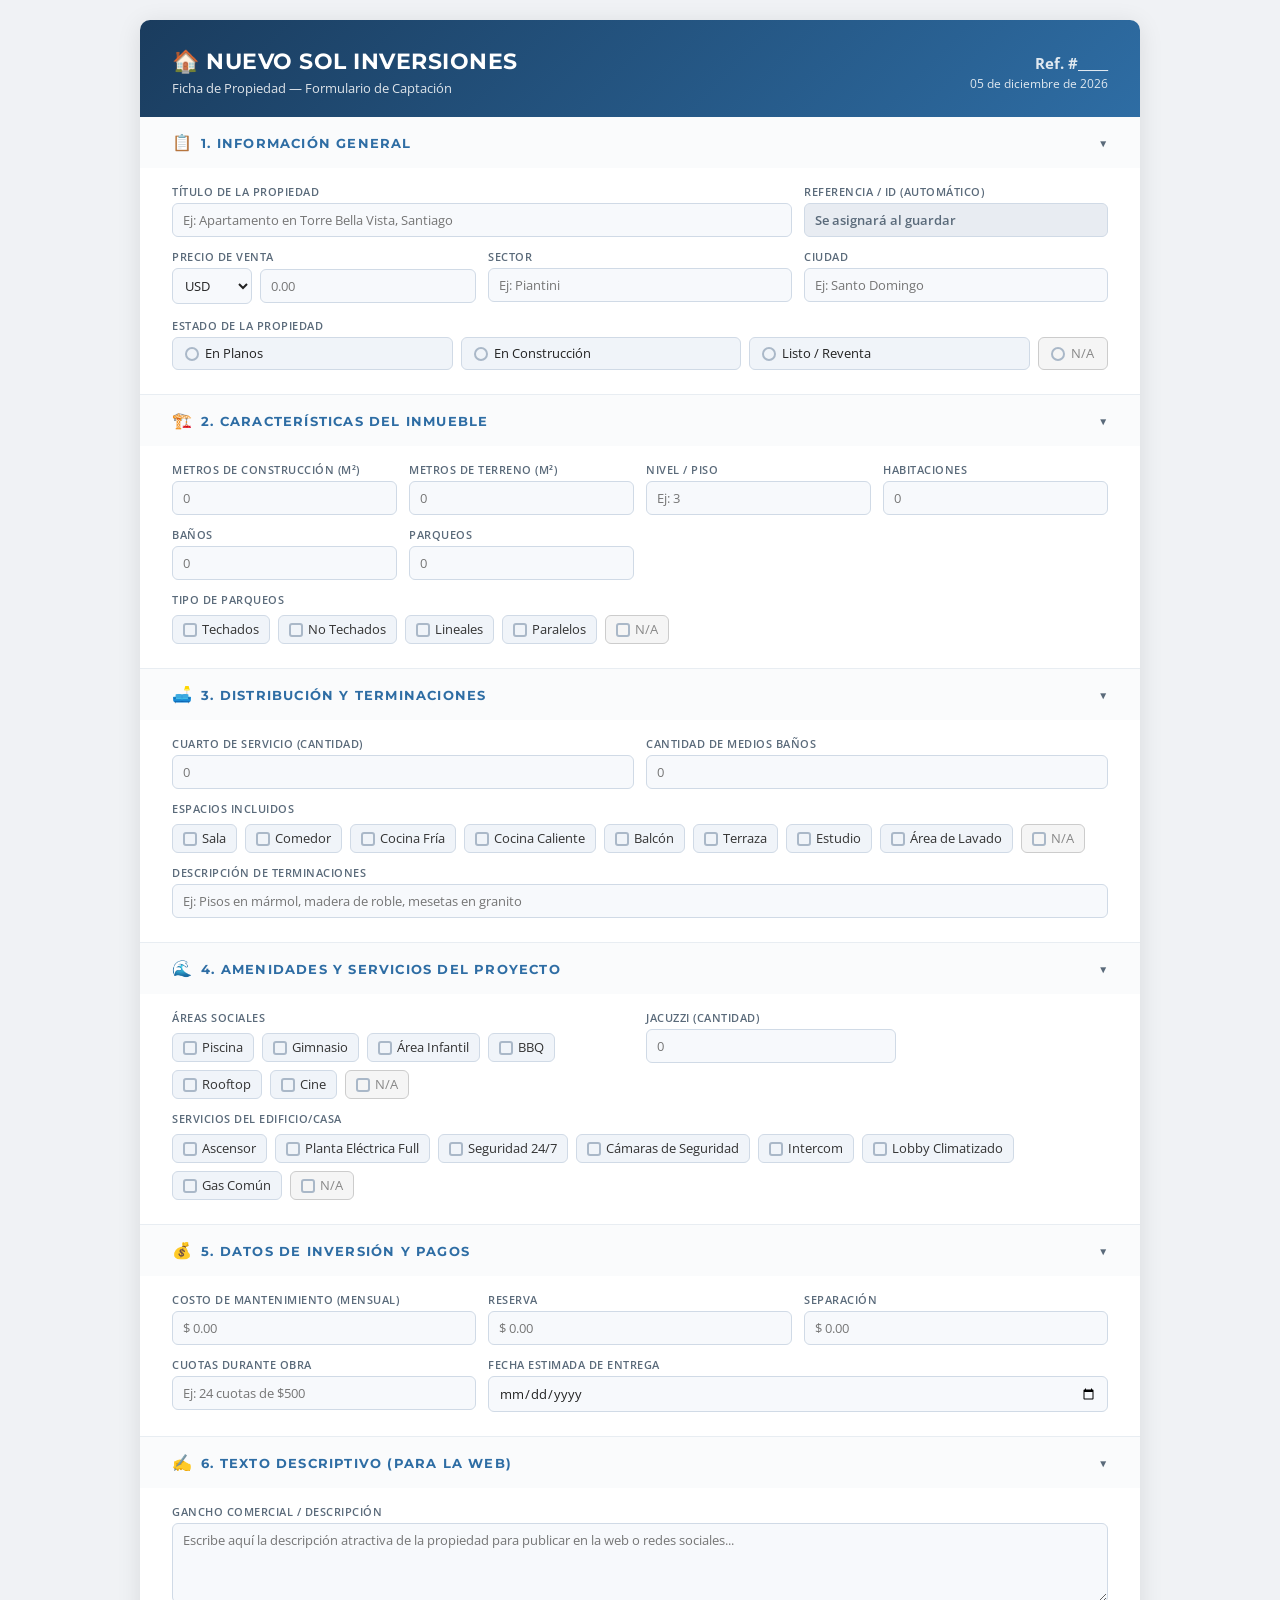
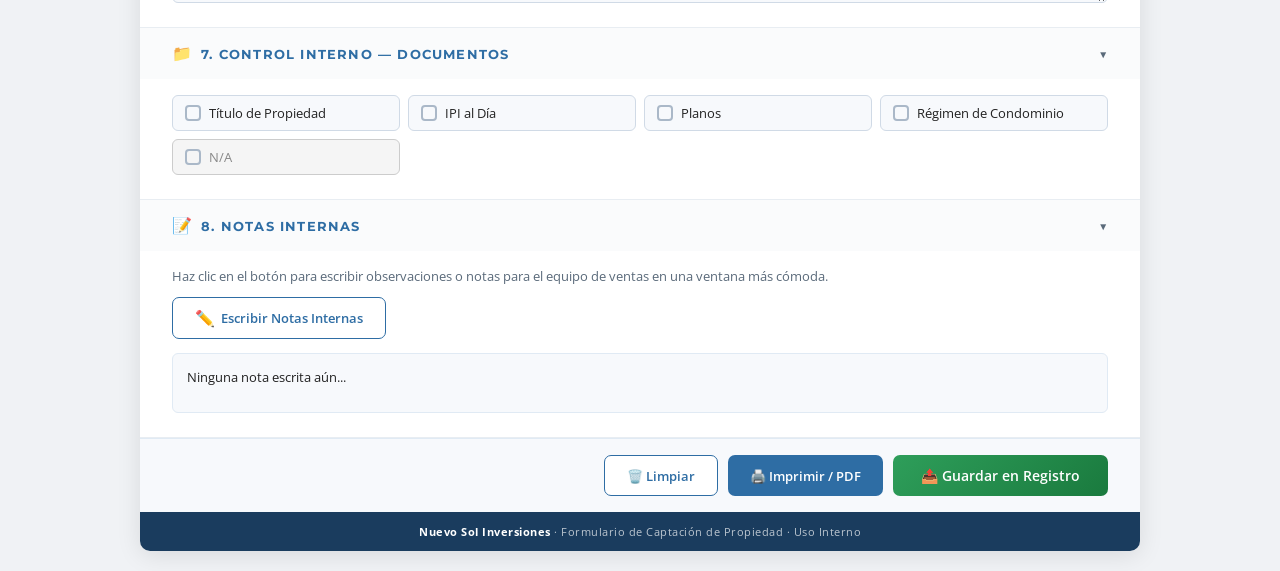
<file: Fichas de propiedades/index.html>
<!DOCTYPE html>
<html lang="es">
<head>
<meta charset="UTF-8">
<meta name="viewport" content="width=device-width, initial-scale=1.0">
<title>Ficha de Propiedad - Nuevo Sol Inversiones</title>
<meta name="description" content="Formulario de captación de propiedades — Nuevo Sol Inversiones. Registro interno de inmuebles.">
<style>
  @import url('https://fonts.googleapis.com/css2?family=Montserrat:wght@400;600;700&family=Open+Sans:wght@400;600&display=swap');

  * { box-sizing: border-box; margin: 0; padding: 0; }

  body {
    font-family: 'Open Sans', sans-serif;
    background: #f0f2f5;
    color: #222;
    padding: 20px;
  }

  .page {
    max-width: 1000px; /* Mejorado para TV y Laptops */
    width: 100%;
    margin: 0 auto;
    background: #fff;
    border-radius: 10px;
    overflow: hidden;
    box-shadow: 0 4px 24px rgba(0,0,0,0.10);
  }

  /* HEADER */
  .header {
    background: linear-gradient(135deg, #1a3c5e 0%, #2e6da4 100%);
    color: #fff;
    padding: 28px 32px 20px;
    display: flex;
    align-items: center;
    justify-content: space-between;
    gap: 16px;
  }
  .header-left h1 {
    font-family: 'Montserrat', sans-serif;
    font-size: 22px;
    font-weight: 700;
    letter-spacing: 0.5px;
  }
  .header-left p {
    font-size: 13px;
    opacity: 0.85;
    margin-top: 4px;
  }
  .header-right {
    text-align: right;
    font-size: 12px;
    opacity: 0.85;
  }
  .header-right .ref {
    font-size: 15px;
    font-weight: 700;
    margin-bottom: 2px;
  }

  /* SECTIONS */
  .section {
    padding: 0;
    border-bottom: 1px solid #e8edf2;
  }
  .section:last-child { border-bottom: none; }

  .section-title {
    font-family: 'Montserrat', sans-serif;
    font-size: 13px;
    font-weight: 700;
    letter-spacing: 1.2px;
    text-transform: uppercase;
    color: #2e6da4;
    padding: 16px 32px;
    background: #fafbfc;
    display: flex;
    align-items: center;
    justify-content: space-between;
    cursor: pointer;
    user-select: none;
    transition: background 0.2s;
  }
  .section-title:hover {
    background: #f0f4f9;
  }
  .section-title-left {
    display: flex;
    align-items: center;
    gap: 8px;
  }
  .section-title-left span { font-size: 16px; }

  .accordion-icon {
    font-size: 14px;
    transition: transform 0.3s;
    color: #5a6a7a;
  }
  
  .section-content {
    padding: 0 32px 24px;
    transition: max-height 0.4s ease, opacity 0.4s ease, padding 0.4s ease, margin 0.4s ease;
    overflow: hidden;
    opacity: 1;
    max-height: 2000px; /* Altura máxima aproximada */
  }
  
  /* Estados colapsados */
  .section-title.collapsed .accordion-icon {
    transform: rotate(-90deg);
  }
  .section-content.collapsed {
    max-height: 0;
    opacity: 0;
    padding-top: 0;
    padding-bottom: 0;
    margin: 0;
  }

  /* GRID */
  .grid { display: grid; gap: 12px; }
  .grid-2 { grid-template-columns: repeat(auto-fit, minmax(300px, 1fr)); }
  .grid-3 { grid-template-columns: repeat(auto-fit, minmax(220px, 1fr)); }
  
  @media (min-width: 768px) {
    .col-span-2 { grid-column: span 2; }
    .col-span-3 { grid-column: span 3; }
  }

  /* FIELD */
  .field { display: flex; flex-direction: column; gap: 4px; }
  .field label.field-label {
    font-size: 11px;
    font-weight: 600;
    color: #5a6a7a;
    text-transform: uppercase;
    letter-spacing: 0.5px;
  }
  .field input[type="text"],
  .field input[type="number"],
  .field input[type="date"],
  .field textarea,
  .field select {
    border: 1.5px solid #d0dae6;
    border-radius: 6px;
    padding: 7px 10px;
    font-size: 13px;
    font-family: 'Open Sans', sans-serif;
    color: #222;
    background: #f7f9fc;
    transition: border-color 0.2s;
    outline: none;
    width: 100%;
  }
  .field input:focus,
  .field textarea:focus,
  .field select:focus {
    border-color: #2e6da4;
    background: #fff;
  }
  .field textarea { resize: vertical; min-height: 80px; }

  /* PRECIO */
  .precio-group {
    display: flex;
    gap: 8px;
    align-items: center;
  }
  .precio-group select {
    width: 80px;
    flex-shrink: 0;
    border: 1.5px solid #d0dae6;
    border-radius: 6px;
    padding: 7px 8px;
    font-size: 13px;
    background: #f7f9fc;
    font-family: 'Open Sans', sans-serif;
    outline: none;
    cursor: pointer;
  }
  .precio-group select:focus { border-color: #2e6da4; }
  .precio-group input { flex: 1; }

  /* CHECKBOXES */
  .check-group {
    display: flex;
    flex-wrap: wrap;
    gap: 8px;
    margin-top: 4px;
  }
  .check-item {
    display: flex;
    align-items: center;
    gap: 5px;
    font-size: 12.5px;
    color: #333;
    cursor: pointer;
    background: #f0f4f9;
    border: 1.5px solid #d0dae6;
    border-radius: 6px;
    padding: 5px 10px;
    transition: all 0.15s;
    user-select: none;
  }
  .check-item:hover {
    border-color: #aab8c8;
    background: #e8ecf2;
  }
  .check-item input[type="checkbox"] {
    position: absolute;
    opacity: 0;
    width: 0;
    height: 0;
    pointer-events: none;
  }
  .check-item.checked {
    background: #e0eaf8;
    border-color: #2e6da4;
    color: #1a3c5e;
    font-weight: 600;
  }
  .check-item .box {
    width: 14px; height: 14px;
    border: 2px solid #aab8c8;
    border-radius: 3px;
    display: flex; align-items: center; justify-content: center;
    font-size: 10px; color: transparent;
    flex-shrink: 0;
    transition: all 0.15s;
  }
  .check-item .box::after { content: '✓'; }
  .check-item.checked .box {
    background: #2e6da4;
    border-color: #2e6da4;
    color: #fff;
  }

  /* N/A items */
  .check-item.na-item {
    background: #f5f5f5;
    border-color: #ccc;
    color: #888;
  }
  .check-item.na-item:hover {
    background: #eee;
    border-color: #aaa;
  }
  .check-item.na-item.checked {
    background: #e8e8e8;
    border-color: #999;
    color: #555;
    font-weight: 600;
  }
  .check-item.na-item.checked .box {
    background: #999;
    border-color: #999;
    color: #fff;
  }

  /* ESTADO (radio groups) */
  .estado-group {
    display: flex;
    gap: 8px;
    flex-wrap: wrap;
  }
  .estado-item {
    flex: 1;
    min-width: 100px;
    display: flex;
    align-items: center;
    gap: 6px;
    font-size: 12.5px;
    cursor: pointer;
    background: #f0f4f9;
    border: 1.5px solid #d0dae6;
    border-radius: 6px;
    padding: 7px 12px;
    transition: all 0.15s;
    user-select: none;
  }
  .estado-item:hover {
    border-color: #aab8c8;
    background: #e8ecf2;
  }
  .estado-item input[type="radio"] {
    position: absolute;
    opacity: 0;
    width: 0;
    height: 0;
    pointer-events: none;
  }
  .estado-item.selected {
    background: #e0eaf8;
    border-color: #2e6da4;
    color: #1a3c5e;
    font-weight: 600;
  }
  .radio-dot {
    width: 14px; height: 14px;
    border: 2px solid #aab8c8;
    border-radius: 50%;
    display: flex; align-items: center; justify-content: center;
    flex-shrink: 0;
    transition: all 0.15s;
  }
  .estado-item.selected .radio-dot {
    border-color: #2e6da4;
    background: #2e6da4;
    box-shadow: inset 0 0 0 3px #fff;
  }

  /* N/A radio */
  .estado-item.na-item {
    background: #f5f5f5;
    border-color: #ccc;
    color: #888;
    flex: 0;
    min-width: 70px;
  }
  .estado-item.na-item:hover {
    background: #eee;
    border-color: #aaa;
  }
  .estado-item.na-item.selected {
    background: #e8e8e8;
    border-color: #999;
    color: #555;
    font-weight: 600;
  }
  .estado-item.na-item.selected .radio-dot {
    border-color: #999;
    background: #999;
    box-shadow: inset 0 0 0 3px #fff;
  }

  /* DOCS CHECKLIST */
  .doc-list {
    display: grid;
    grid-template-columns: repeat(auto-fit, minmax(200px, 1fr));
    gap: 8px;
  }
  .doc-item {
    display: flex;
    align-items: center;
    gap: 8px;
    font-size: 13px;
    padding: 8px 12px;
    background: #f7f9fc;
    border: 1.5px solid #d0dae6;
    border-radius: 6px;
    cursor: pointer;
    transition: all 0.15s;
    user-select: none;
  }
  .doc-item:hover {
    border-color: #aab8c8;
    background: #eef2f7;
  }
  .doc-item.checked {
    background: #eaf5ea;
    border-color: #3a9a5c;
    color: #1e5c33;
    font-weight: 600;
  }
  .doc-item input[type="checkbox"] {
    position: absolute;
    opacity: 0;
    width: 0;
    height: 0;
    pointer-events: none;
  }
  .doc-box {
    width: 16px; height: 16px;
    border: 2px solid #aab8c8;
    border-radius: 4px;
    display: flex; align-items: center; justify-content: center;
    font-size: 11px; color: transparent;
    flex-shrink: 0;
    transition: all 0.15s;
  }
  .doc-box::after { content: '✓'; }
  .doc-item.checked .doc-box {
    background: #3a9a5c;
    border-color: #3a9a5c;
    color: #fff;
  }
  .doc-item.na-item {
    background: #f5f5f5;
    border-color: #ccc;
    color: #888;
  }
  .doc-item.na-item:hover {
    background: #eee;
    border-color: #aaa;
  }
  .doc-item.na-item.checked {
    background: #e8e8e8;
    border-color: #999;
    color: #555;
    font-weight: 600;
  }
  .doc-item.na-item.checked .doc-box {
    background: #999;
    border-color: #999;
    color: #fff;
  }

  /* FOOTER */
  .footer {
    background: #1a3c5e;
    color: rgba(255,255,255,0.7);
    text-align: center;
    padding: 12px;
    font-size: 11px;
    letter-spacing: 0.5px;
  }
  .footer strong { color: #fff; }

  /* ACTIONS */
  .actions {
    display: flex;
    justify-content: flex-end;
    gap: 10px;
    padding: 16px 32px;
    background: #f7f9fc;
    border-top: 1px solid #e0eaf4;
    flex-wrap: wrap;
  }
  .btn {
    padding: 9px 22px;
    border-radius: 7px;
    font-size: 13px;
    font-weight: 600;
    cursor: pointer;
    border: none;
    font-family: 'Open Sans', sans-serif;
    transition: all 0.2s;
    display: inline-flex;
    align-items: center;
    gap: 6px;
  }
  .btn-outline {
    background: #fff;
    border: 1.5px solid #2e6da4;
    color: #2e6da4;
  }
  .btn-outline:hover { background: #e0eaf8; }
  .btn-primary {
    background: #2e6da4;
    color: #fff;
  }
  .btn-primary:hover { background: #1a3c5e; }
  .btn-success {
    background: linear-gradient(135deg, #2e9e5a 0%, #1a7a3e 100%);
    color: #fff;
    padding: 11px 28px;
    font-size: 14px;
  }
  .btn-success:hover { background: linear-gradient(135deg, #1a7a3e 0%, #145c2e 100%); }
  .btn:disabled {
    opacity: 0.6;
    cursor: not-allowed;
  }

  /* SPINNER */
  .spinner {
    width: 16px;
    height: 16px;
    border: 2px solid rgba(255,255,255,0.3);
    border-top-color: #fff;
    border-radius: 50%;
    animation: spin 0.6s linear infinite;
    display: none;
  }
  .btn.loading .spinner { display: inline-block; }
  .btn.loading .btn-text { display: none; }
  @keyframes spin { to { transform: rotate(360deg); } }

  /* TOAST */
  .toast-container {
    position: fixed;
    top: 20px;
    right: 20px;
    z-index: 10000;
    display: flex;
    flex-direction: column;
    gap: 10px;
  }
  .toast {
    padding: 14px 22px;
    border-radius: 10px;
    font-size: 13px;
    font-weight: 600;
    font-family: 'Open Sans', sans-serif;
    color: #fff;
    box-shadow: 0 6px 24px rgba(0,0,0,0.18);
    animation: toastIn 0.35s ease-out;
    display: flex;
    align-items: center;
    gap: 8px;
    max-width: 360px;
  }
  .toast.success { background: linear-gradient(135deg, #2e9e5a, #1a7a3e); }
  .toast.error { background: linear-gradient(135deg, #d9534f, #b52b27); }
  .toast.info { background: linear-gradient(135deg, #2e6da4, #1a3c5e); }
  .toast.removing { animation: toastOut 0.3s ease-in forwards; }
  @keyframes toastIn { from { opacity: 0; transform: translateX(80px); } to { opacity: 1; transform: translateX(0); } }
  @keyframes toastOut { from { opacity: 1; transform: translateX(0); } to { opacity: 0; transform: translateX(80px); } }

  /* CONFIG BANNER */
  .config-banner {
    background: linear-gradient(135deg, #fff3cd 0%, #ffeeba 100%);
    border: 1.5px solid #f0c36d;
    border-radius: 8px;
    padding: 14px 20px;
    margin: 16px 32px;
    font-size: 12.5px;
    color: #856404;
    display: flex;
    align-items: flex-start;
    gap: 10px;
  }
  .config-banner .banner-icon { font-size: 18px; flex-shrink: 0; margin-top: 1px; }

  /* MODAL */
  .modal-overlay {
    position: fixed;
    top: 0; left: 0; right: 0; bottom: 0;
    background: rgba(0,0,0,0.5);
    display: flex;
    align-items: center;
    justify-content: center;
    z-index: 9999;
    opacity: 0;
    pointer-events: none;
    transition: opacity 0.3s;
  }
  .modal-overlay.active {
    opacity: 1;
    pointer-events: auto;
  }
  .modal {
    background: #fff;
    width: 90%;
    max-width: 600px;
    border-radius: 12px;
    box-shadow: 0 10px 40px rgba(0,0,0,0.2);
    display: flex;
    flex-direction: column;
    transform: translateY(20px);
    transition: transform 0.3s;
  }
  .modal-overlay.active .modal {
    transform: translateY(0);
  }
  .modal-header {
    padding: 16px 20px;
    border-bottom: 1px solid #e0eaf4;
    display: flex;
    justify-content: space-between;
    align-items: center;
    font-family: 'Montserrat', sans-serif;
    font-weight: 700;
    font-size: 16px;
    color: #2e6da4;
  }
  .modal-body {
    padding: 20px;
  }
  .modal-body textarea {
    width: 100%;
    height: 250px;
    resize: none;
    border: 1.5px solid #d0dae6;
    border-radius: 6px;
    padding: 12px;
    font-family: 'Open Sans', sans-serif;
    font-size: 14px;
    outline: none;
  }
  .modal-body textarea:focus {
    border-color: #2e6da4;
  }
  .close-btn {
    background: none;
    border: none;
    font-size: 24px;
    cursor: pointer;
    color: #5a6a7a;
  }
  .close-btn:hover {
    color: #d9534f;
  }

  /* MEDIA QUERIES (Print & Mobile) */
  @media print {
    body { background: #fff; padding: 0; }
    .page { box-shadow: none; border-radius: 0; max-width: 100%; }
    .actions, .config-banner, .toast-container { display: none; }
    
    .section { 
      break-inside: avoid; 
      border-bottom: 1px solid #ddd;
    }
    .section-title { 
      background: none; 
      padding: 12px 0; 
      color: #000;
    }
    .section-content { 
      padding: 0 0 16px; 
    }
    .accordion-icon { display: none; } /* Ocultar flechas en impresión */
    
    /* Ocultar contenido si la sección estaba colapsada */
    .section-content.collapsed { display: none !important; }
    
    /* Notas Internas en página nueva */
    #print-notas-internas-section {
      page-break-before: always;
    }
  }

  @media (max-width: 768px) {
    .col-span-2, .col-span-3 { grid-column: span 1; }
    .section-title, .section-content { padding-left: 16px; padding-right: 16px; }
    .header { flex-direction: column; align-items: flex-start; }
    .header-right { text-align: left; }
    .actions { padding: 12px 16px; }
    .config-banner { margin: 12px 16px; }
  }
</style>
</head>
<body>

<div class="toast-container" id="toastContainer"></div>

<div class="page">

  <!-- HEADER -->
  <div class="header">
    <div class="header-left">
      <h1>🏠 NUEVO SOL INVERSIONES</h1>
      <p>Ficha de Propiedad — Formulario de Captación</p>
    </div>
    <div class="header-right">
      <div class="ref">Ref. #<span id="refNum">_____</span></div>
      <div id="fechaHoy"></div>
    </div>
  </div>

  <!-- CONFIG BANNER -->
  <div class="config-banner" id="configBanner">
    <div class="banner-icon">⚙️</div>
    <div>
      <strong>Configuración requerida:</strong> Para conectar con Google Sheets, pega la URL de tu Google Apps Script Web App aquí abajo y haz clic en "Guardar".<br>
      <div style="margin-top:8px; display:flex; gap:6px; align-items:center; flex-wrap:wrap;">
        <input type="text" id="sheetsUrlInput" placeholder="https://script.google.com/macros/s/xxx/exec" 
               style="flex:1; min-width:200px; padding:6px 10px; border:1.5px solid #d0a848; border-radius:5px; font-size:12px; font-family:'Open Sans',sans-serif; outline:none;">
        <button onclick="saveGoogleSheetsUrl()" style="padding:6px 14px; background:#856404; color:#fff; border:none; border-radius:5px; font-size:12px; font-weight:600; cursor:pointer; font-family:'Open Sans',sans-serif;">Guardar</button>
      </div>
    </div>
  </div>

  <form id="propertyForm" onsubmit="return false;">

  <!-- 1. INFORMACIÓN GENERAL -->
  <div class="section">
    <div class="section-title" onclick="toggleSection(this)">
      <div class="section-title-left"><span>📋</span> 1. Información General</div>
      <div class="accordion-icon">▼</div>
    </div>
    <div class="section-content">
      <div class="grid grid-2" style="margin-top: 16px;">
        <div class="field col-span-2">
          <label class="field-label" for="titulo_propiedad">Título de la Propiedad</label>
          <input type="text" id="titulo_propiedad" name="titulo_propiedad" placeholder="Ej: Apartamento en Torre Bella Vista, Santiago">
        </div>
        <div class="field">
          <label class="field-label" for="referencia_id">Referencia / ID (Automático)</label>
          <input type="text" id="referencia_id" name="referencia_id" readonly style="background-color: #e8ecf2; color: #5a6a7a; font-weight: 600; cursor: not-allowed; border-color: #d0dae6;" title="Generado automáticamente">
        </div>
        <div class="field">
          <label class="field-label">Precio de Venta</label>
          <div class="precio-group">
            <select id="moneda" name="moneda">
              <option value="USD">USD</option>
              <option value="DOP">DOP</option>
            </select>
            <input type="text" id="precio_venta" name="precio_venta" placeholder="0.00">
          </div>
        </div>
        <div class="field">
          <label class="field-label" for="sector">Sector</label>
          <input type="text" id="sector" name="sector" placeholder="Ej: Piantini">
        </div>
        <div class="field">
          <label class="field-label" for="ciudad">Ciudad</label>
          <input type="text" id="ciudad" name="ciudad" placeholder="Ej: Santo Domingo">
        </div>
      </div>
      <div style="margin-top:14px;">
        <div class="field">
          <label class="field-label">Estado de la Propiedad</label>
          <div class="estado-group" id="estadoGroup" data-name="estado_propiedad">
            <label class="estado-item" onclick="selectRadio(this)">
              <input type="radio" name="estado_propiedad" value="En Planos">
              <div class="radio-dot"></div> En Planos
            </label>
            <label class="estado-item" onclick="selectRadio(this)">
              <input type="radio" name="estado_propiedad" value="En Construcción">
              <div class="radio-dot"></div> En Construcción
            </label>
            <label class="estado-item" onclick="selectRadio(this)">
              <input type="radio" name="estado_propiedad" value="Listo / Reventa">
              <div class="radio-dot"></div> Listo / Reventa
            </label>
            <label class="estado-item na-item" onclick="selectRadio(this)">
              <input type="radio" name="estado_propiedad" value="N/A">
              <div class="radio-dot"></div> N/A
            </label>
          </div>
        </div>
      </div>
    </div>
  </div>

  <!-- 2. CARACTERÍSTICAS -->
  <div class="section">
    <div class="section-title" onclick="toggleSection(this)">
      <div class="section-title-left"><span>🏗️</span> 2. Características del Inmueble</div>
      <div class="accordion-icon">▼</div>
    </div>
    <div class="section-content">
      <div class="grid grid-3" style="margin-top: 16px;">
        <div class="field">
          <label class="field-label" for="metros_construccion">Metros de Construcción (m²)</label>
          <input type="number" id="metros_construccion" name="metros_construccion" placeholder="0" min="0">
        </div>
        <div class="field">
          <label class="field-label" for="metros_terreno">Metros de Terreno (m²)</label>
          <input type="number" id="metros_terreno" name="metros_terreno" placeholder="0" min="0">
        </div>
        <div class="field">
          <label class="field-label" for="nivel_piso">Nivel / Piso</label>
          <input type="text" id="nivel_piso" name="nivel_piso" placeholder="Ej: 3">
        </div>
        <div class="field">
          <label class="field-label" for="habitaciones">Habitaciones</label>
          <input type="number" id="habitaciones" name="habitaciones" placeholder="0" min="0">
        </div>
        <div class="field">
          <label class="field-label" for="banos">Baños</label>
          <input type="number" id="banos" name="banos" placeholder="0" min="0">
        </div>
        <div class="field">
          <label class="field-label" for="parqueos_cantidad">Parqueos</label>
          <input type="number" id="parqueos_cantidad" name="parqueos_cantidad" placeholder="0" min="0">
        </div>
        <div class="field col-span-3">
          <label class="field-label">Tipo de Parqueos</label>
          <div class="check-group" data-group="tipo_parqueos">
            <label class="check-item" onclick="toggleCheck(this)"><input type="checkbox" name="tipo_parqueos" value="Techados"><div class="box"></div> Techados</label>
            <label class="check-item" onclick="toggleCheck(this)"><input type="checkbox" name="tipo_parqueos" value="No Techados"><div class="box"></div> No Techados</label>
            <label class="check-item" onclick="toggleCheck(this)"><input type="checkbox" name="tipo_parqueos" value="Lineales"><div class="box"></div> Lineales</label>
            <label class="check-item" onclick="toggleCheck(this)"><input type="checkbox" name="tipo_parqueos" value="Paralelos"><div class="box"></div> Paralelos</label>
            <label class="check-item na-item" onclick="toggleNa(this, 'tipo_parqueos')"><input type="checkbox" name="tipo_parqueos" value="N/A"><div class="box"></div> N/A</label>
          </div>
        </div>
      </div>
    </div>
  </div>

  <!-- 3. DISTRIBUCIÓN Y TERMINACIONES -->
  <div class="section">
    <div class="section-title" onclick="toggleSection(this)">
      <div class="section-title-left"><span>🛋️</span> 3. Distribución y Terminaciones</div>
      <div class="accordion-icon">▼</div>
    </div>
    <div class="section-content">
      <div class="grid grid-2" style="margin-top: 16px; margin-bottom: 12px;">
        <div class="field">
          <label class="field-label" for="cuarto_servicio">Cuarto de Servicio (Cantidad)</label>
          <input type="number" id="cuarto_servicio" name="cuarto_servicio" placeholder="0" min="0">
        </div>
        <div class="field">
          <label class="field-label" for="medios_banos">Cantidad de Medios Baños</label>
          <input type="number" id="medios_banos" name="medios_banos" placeholder="0" min="0">
        </div>
      </div>
      <div class="field" style="margin-bottom:12px;">
        <label class="field-label">Espacios Incluidos</label>
        <div class="check-group" data-group="espacios_incluidos">
          <label class="check-item" onclick="toggleCheck(this)"><input type="checkbox" name="espacios_incluidos" value="Sala"><div class="box"></div> Sala</label>
          <label class="check-item" onclick="toggleCheck(this)"><input type="checkbox" name="espacios_incluidos" value="Comedor"><div class="box"></div> Comedor</label>
          <label class="check-item" onclick="toggleCheck(this)"><input type="checkbox" name="espacios_incluidos" value="Cocina Fría"><div class="box"></div> Cocina Fría</label>
          <label class="check-item" onclick="toggleCheck(this)"><input type="checkbox" name="espacios_incluidos" value="Cocina Caliente"><div class="box"></div> Cocina Caliente</label>
          <label class="check-item" onclick="toggleCheck(this)"><input type="checkbox" name="espacios_incluidos" value="Balcón"><div class="box"></div> Balcón</label>
          <label class="check-item" onclick="toggleCheck(this)"><input type="checkbox" name="espacios_incluidos" value="Terraza"><div class="box"></div> Terraza</label>
          <label class="check-item" onclick="toggleCheck(this)"><input type="checkbox" name="espacios_incluidos" value="Estudio"><div class="box"></div> Estudio</label>
          <label class="check-item" onclick="toggleCheck(this)"><input type="checkbox" name="espacios_incluidos" value="Área de Lavado"><div class="box"></div> Área de Lavado</label>
          <label class="check-item na-item" onclick="toggleNa(this, 'espacios_incluidos')"><input type="checkbox" name="espacios_incluidos" value="N/A"><div class="box"></div> N/A</label>
        </div>
      </div>
      <div class="field">
        <label class="field-label" for="terminaciones">Descripción de Terminaciones</label>
        <input type="text" id="terminaciones" name="terminaciones" placeholder="Ej: Pisos en mármol, madera de roble, mesetas en granito">
      </div>
    </div>
  </div>

  <!-- 4. AMENIDADES -->
  <div class="section">
    <div class="section-title" onclick="toggleSection(this)">
      <div class="section-title-left"><span>🌊</span> 4. Amenidades y Servicios del Proyecto</div>
      <div class="accordion-icon">▼</div>
    </div>
    <div class="section-content">
      <div class="grid grid-2" style="margin-top: 16px; margin-bottom: 12px;">
        <div class="field">
          <label class="field-label">Áreas Sociales</label>
          <div class="check-group" data-group="areas_sociales">
            <label class="check-item" onclick="toggleCheck(this)"><input type="checkbox" name="areas_sociales" value="Piscina"><div class="box"></div> Piscina</label>
            <label class="check-item" onclick="toggleCheck(this)"><input type="checkbox" name="areas_sociales" value="Gimnasio"><div class="box"></div> Gimnasio</label>
            <label class="check-item" onclick="toggleCheck(this)"><input type="checkbox" name="areas_sociales" value="Área Infantil"><div class="box"></div> Área Infantil</label>
            <label class="check-item" onclick="toggleCheck(this)"><input type="checkbox" name="areas_sociales" value="BBQ"><div class="box"></div> BBQ</label>
            <label class="check-item" onclick="toggleCheck(this)"><input type="checkbox" name="areas_sociales" value="Rooftop"><div class="box"></div> Rooftop</label>
            <label class="check-item" onclick="toggleCheck(this)"><input type="checkbox" name="areas_sociales" value="Cine"><div class="box"></div> Cine</label>
            <label class="check-item na-item" onclick="toggleNa(this, 'areas_sociales')"><input type="checkbox" name="areas_sociales" value="N/A"><div class="box"></div> N/A</label>
          </div>
        </div>
        <div class="field" style="max-width: 250px;">
          <label class="field-label" for="cantidad_jacuzzi">Jacuzzi (Cantidad)</label>
          <input type="number" id="cantidad_jacuzzi" name="cantidad_jacuzzi" placeholder="0" min="0">
        </div>
      </div>
      <div class="field">
        <label class="field-label">Servicios del Edificio/Casa</label>
        <div class="check-group" data-group="servicios_edificio">
          <label class="check-item" onclick="toggleCheck(this)"><input type="checkbox" name="servicios_edificio" value="Ascensor"><div class="box"></div> Ascensor</label>
          <label class="check-item" onclick="toggleCheck(this)"><input type="checkbox" name="servicios_edificio" value="Planta Eléctrica Full"><div class="box"></div> Planta Eléctrica Full</label>
          <label class="check-item" onclick="toggleCheck(this)"><input type="checkbox" name="servicios_edificio" value="Seguridad 24/7"><div class="box"></div> Seguridad 24/7</label>
          <label class="check-item" onclick="toggleCheck(this)"><input type="checkbox" name="servicios_edificio" value="Sistemas de cámara de seguridad"><div class="box"></div> Cámaras de Seguridad</label>
          <label class="check-item" onclick="toggleCheck(this)"><input type="checkbox" name="servicios_edificio" value="Intercom"><div class="box"></div> Intercom</label>
          <label class="check-item" onclick="toggleCheck(this)"><input type="checkbox" name="servicios_edificio" value="Lobby Climatizado"><div class="box"></div> Lobby Climatizado</label>
          <label class="check-item" onclick="toggleCheck(this)"><input type="checkbox" name="servicios_edificio" value="Gas Común"><div class="box"></div> Gas Común</label>
          <label class="check-item na-item" onclick="toggleNa(this, 'servicios_edificio')"><input type="checkbox" name="servicios_edificio" value="N/A"><div class="box"></div> N/A</label>
        </div>
      </div>
    </div>
  </div>

  <!-- 5. DATOS DE INVERSIÓN -->
  <div class="section">
    <div class="section-title" onclick="toggleSection(this)">
      <div class="section-title-left"><span>💰</span> 5. Datos de Inversión y Pagos</div>
      <div class="accordion-icon">▼</div>
    </div>
    <div class="section-content">
      <div class="grid grid-2" style="margin-top: 16px;">
        <div class="field">
          <label class="field-label" for="costo_mantenimiento">Costo de Mantenimiento (mensual)</label>
          <input type="text" id="costo_mantenimiento" name="costo_mantenimiento" placeholder="$ 0.00">
        </div>
        <div class="field">
          <label class="field-label" for="reserva">Reserva</label>
          <input type="text" id="reserva" name="reserva" placeholder="$ 0.00">
        </div>
        <div class="field">
          <label class="field-label" for="separacion">Separación</label>
          <input type="text" id="separacion" name="separacion" placeholder="$ 0.00">
        </div>
        <div class="field">
          <label class="field-label" for="cuotas_obra">Cuotas durante Obra</label>
          <input type="text" id="cuotas_obra" name="cuotas_obra" placeholder="Ej: 24 cuotas de $500">
        </div>
        <div class="field col-span-2">
          <label class="field-label" for="fecha_entrega">Fecha Estimada de Entrega</label>
          <input type="date" id="fecha_entrega" name="fecha_entrega">
        </div>
      </div>
    </div>
  </div>

  <!-- 6. TEXTO DESCRIPTIVO -->
  <div class="section">
    <div class="section-title" onclick="toggleSection(this)">
      <div class="section-title-left"><span>✍️</span> 6. Texto Descriptivo (para la Web)</div>
      <div class="accordion-icon">▼</div>
    </div>
    <div class="section-content" style="padding-top: 16px;">
      <div class="field">
        <label class="field-label" for="descripcion_web">Gancho Comercial / Descripción</label>
        <textarea id="descripcion_web" name="descripcion_web" placeholder="Escribe aquí la descripción atractiva de la propiedad para publicar en la web o redes sociales..."></textarea>
      </div>
    </div>
  </div>

  <!-- 7. CONTROL INTERNO -->
  <div class="section">
    <div class="section-title" onclick="toggleSection(this)">
      <div class="section-title-left"><span>📁</span> 7. Control Interno — Documentos</div>
      <div class="accordion-icon">▼</div>
    </div>
    <div class="section-content" style="padding-top: 16px;">
      <div class="doc-list" data-group="documentos">
        <label class="doc-item" onclick="toggleDoc(this)">
          <input type="checkbox" name="documentos" value="Título de Propiedad"><div class="doc-box"></div> Título de Propiedad
        </label>
        <label class="doc-item" onclick="toggleDoc(this)">
          <input type="checkbox" name="documentos" value="IPI al Día"><div class="doc-box"></div> IPI al Día
        </label>
        <label class="doc-item" onclick="toggleDoc(this)">
          <input type="checkbox" name="documentos" value="Planos"><div class="doc-box"></div> Planos
        </label>
        <label class="doc-item" onclick="toggleDoc(this)">
          <input type="checkbox" name="documentos" value="Régimen de Condominio"><div class="doc-box"></div> Régimen de Condominio
        </label>
        <label class="doc-item na-item" onclick="toggleDocNa(this)">
          <input type="checkbox" name="documentos" value="N/A"><div class="doc-box"></div> N/A
        </label>
      </div>
    </div>
  </div>

  <!-- 8. NOTAS INTERNAS -->
  <div class="section" id="print-notas-internas-section">
    <div class="section-title" onclick="toggleSection(this)">
      <div class="section-title-left"><span>📝</span> 8. Notas Internas</div>
      <div class="accordion-icon">▼</div>
    </div>
    <div class="section-content" style="padding-top: 16px;">
      <p style="font-size: 13px; color: #5a6a7a; margin-bottom: 12px;">Haz clic en el botón para escribir observaciones o notas para el equipo de ventas en una ventana más cómoda.</p>
      
      <button type="button" class="btn btn-outline" onclick="openNotasModal()">
        <span style="font-size: 16px;">✏️</span> Escribir Notas Internas
      </button>
      
      <!-- Preview Text -->
      <div id="notas_preview" style="margin-top:14px; font-size:13px; white-space: pre-wrap; background: #f7f9fc; padding: 14px; border-radius: 6px; border: 1px solid #e0eaf4; min-height: 60px; color: #222;">Ninguna nota escrita aún...</div>
      
      <!-- Hidden input to collect data easily -->
      <textarea id="notas_internas" name="notas_internas" style="display:none;"></textarea>
    </div>
  </div>

  <!-- ACTIONS -->
  <div class="actions">
    <button type="button" class="btn btn-outline" onclick="resetForm()" id="btnReset">🗑️ Limpiar</button>
    <button type="button" class="btn btn-primary" onclick="window.print()" id="btnPrint">🖨️ Imprimir / PDF</button>
    <button type="button" class="btn btn-success" onclick="submitToSheets()" id="btnSubmit">
      <span class="btn-text">📤 Guardar en Registro</span>
      <span class="spinner"></span>
    </button>
  </div>

  </form>

  <!-- FOOTER -->
  <div class="footer">
    <strong>Nuevo Sol Inversiones</strong> · Formulario de Captación de Propiedad · Uso Interno
  </div>

</div>

<!-- MODAL NOTAS INTERNAS -->
<div class="modal-overlay" id="notasModalOverlay">
  <div class="modal">
    <div class="modal-header">
      <span>📝 Notas Internas</span>
      <button class="close-btn" onclick="closeNotasModal()">&times;</button>
    </div>
    <div class="modal-body">
      <textarea id="notas_modal_textarea" placeholder="Escribe observaciones, pendientes o notas para el equipo de ventas aquí..."></textarea>
      <div style="text-align: right; margin-top: 16px;">
        <button type="button" class="btn btn-outline" onclick="closeNotasModal()" style="margin-right: 8px;">Cancelar</button>
        <button type="button" class="btn btn-primary" onclick="saveNotasModal()">Guardar Notas</button>
      </div>
    </div>
  </div>
</div>

<script>
  // ============================
  // FECHA Y REFERENCIA AUTOMÁTICA
  // ============================
  const hoy = new Date();
  document.getElementById('fechaHoy').textContent = hoy.toLocaleDateString('es-DO', {day:'2-digit', month:'long', year:'numeric'});

  function generarReferencia() {
    const fecha = new Date();
    const año = fecha.getFullYear().toString().slice(-2);
    const mes = (fecha.getMonth() + 1).toString().padStart(2, '0');
    const chars = 'ABCDEFGHIJKLMNOPQRSTUVWXYZ0123456789';
    let randomChars = '';
    for (let i = 0; i < 4; i++) {
      randomChars += chars.charAt(Math.floor(Math.random() * chars.length));
    }
    const ref = `NSI-${año}${mes}-${randomChars}`;
    document.getElementById('referencia_id').value = ref;
    document.getElementById('refNum').textContent = ref;
  }

  function limpiarReferencia() {
    document.getElementById('referencia_id').value = 'Se asignará al guardar';
    document.getElementById('refNum').textContent = '_____';
  }
  
  limpiarReferencia();

  // ============================
  // GOOGLE SHEETS URL CONFIG
  // ============================
  let GOOGLE_SHEETS_URL = localStorage.getItem('nuevo_sol_sheets_url') || 'https://script.google.com/macros/s/AKfycby6TgdPe5P8TxXnEcNbGVdpxYIezyTft6DMqbeQpsKPUh7uGfKgQAlRAeAv-Zn9vz0/exec';

  function saveGoogleSheetsUrl() {
    const input = document.getElementById('sheetsUrlInput');
    const url = input.value.trim();
    if (!url) {
      showToast('Por favor, ingresa la URL del Web App', 'error');
      return;
    }
    GOOGLE_SHEETS_URL = url;
    localStorage.setItem('nuevo_sol_sheets_url', url);
    showToast('✅ URL guardada correctamente. Ya puedes enviar datos.', 'success');
    document.getElementById('configBanner').style.display = 'none';
  }

  if (GOOGLE_SHEETS_URL) {
    document.getElementById('sheetsUrlInput').value = GOOGLE_SHEETS_URL;
    document.getElementById('configBanner').style.display = 'none';
  }

  // ============================
  // ACCORDION (SECCIONES)
  // ============================
  function toggleSection(el) {
    const content = el.nextElementSibling;
    el.classList.toggle('collapsed');
    content.classList.toggle('collapsed');
  }

  // ============================
  // MODAL NOTAS INTERNAS
  // ============================
  function openNotasModal() {
    document.getElementById('notas_modal_textarea').value = document.getElementById('notas_internas').value;
    document.getElementById('notasModalOverlay').classList.add('active');
    document.getElementById('notas_modal_textarea').focus();
  }
  
  function closeNotasModal() {
    document.getElementById('notasModalOverlay').classList.remove('active');
  }
  
  function saveNotasModal() {
    const text = document.getElementById('notas_modal_textarea').value;
    document.getElementById('notas_internas').value = text;
    document.getElementById('notas_preview').textContent = text.trim() ? text : 'Ninguna nota escrita aún...';
    closeNotasModal();
  }

  // ============================
  // CHECKBOX TOGGLE
  // ============================
  function toggleCheck(el) {
    const cb = el.querySelector('input[type="checkbox"]');
    const isNa = el.classList.contains('na-item');

    if (!isNa) {
      const group = el.closest('[data-group]');
      if (group) {
        const naItem = group.querySelector('.na-item');
        if (naItem && naItem.classList.contains('checked')) {
          naItem.classList.remove('checked');
          naItem.querySelector('input[type="checkbox"]').checked = false;
        }
      }
    }

    cb.checked = !cb.checked;
    el.classList.toggle('checked', cb.checked);
  }

  function toggleNa(el, groupName) {
    const cb = el.querySelector('input[type="checkbox"]');
    cb.checked = !cb.checked;
    el.classList.toggle('checked', cb.checked);

    if (cb.checked) {
      const group = el.closest('[data-group]');
      if (group) {
        group.querySelectorAll('.check-item:not(.na-item)').forEach(item => {
          item.classList.remove('checked');
          item.querySelector('input[type="checkbox"]').checked = false;
        });
      }
    }
  }

  function toggleDoc(el) {
    const cb = el.querySelector('input[type="checkbox"]');

    const group = el.closest('[data-group]');
    if (group) {
      const naItem = group.querySelector('.na-item');
      if (naItem && naItem.classList.contains('checked')) {
        naItem.classList.remove('checked');
        naItem.querySelector('input[type="checkbox"]').checked = false;
      }
    }

    cb.checked = !cb.checked;
    el.classList.toggle('checked', cb.checked);
  }

  function toggleDocNa(el) {
    const cb = el.querySelector('input[type="checkbox"]');
    cb.checked = !cb.checked;
    el.classList.toggle('checked', cb.checked);

    if (cb.checked) {
      const group = el.closest('[data-group]');
      if (group) {
        group.querySelectorAll('.doc-item:not(.na-item)').forEach(item => {
          item.classList.remove('checked');
          item.querySelector('input[type="checkbox"]').checked = false;
        });
      }
    }
  }

  // ============================
  // RADIO SELECT
  // ============================
  function selectRadio(el) {
    const group = el.parentElement;
    const radio = el.querySelector('input[type="radio"]');
    
    group.querySelectorAll('.estado-item').forEach(i => i.classList.remove('selected'));
    
    el.classList.add('selected');
    radio.checked = true;
  }

  // ============================
  // RESET FORM
  // ============================
  function resetForm() {
    if (!confirm('¿Seguro que deseas limpiar todo el formulario?')) return;
    
    document.querySelectorAll('#propertyForm input[type="text"], #propertyForm input[type="number"], #propertyForm input[type="date"], #propertyForm textarea').forEach(i => i.value = '');
    document.querySelectorAll('#propertyForm select').forEach(s => s.selectedIndex = 0);
    
    document.querySelectorAll('.check-item, .doc-item').forEach(i => {
      i.classList.remove('checked');
      const cb = i.querySelector('input[type="checkbox"]');
      if (cb) cb.checked = false;
    });
    
    document.querySelectorAll('.estado-item').forEach(i => {
      i.classList.remove('selected');
      const radio = i.querySelector('input[type="radio"]');
      if (radio) radio.checked = false;
    });
    
    document.getElementById('notas_preview').textContent = 'Ninguna nota escrita aún...';
    
    limpiarReferencia();
    showToast('Formulario limpiado correctamente', 'info');
  }

  // ============================
  // COLLECT FORM DATA
  // ============================
  function collectFormData() {
    const data = {};

    const simpleFields = [
      'titulo_propiedad', 'referencia_id', 'precio_venta', 'sector', 'ciudad',
      'metros_construccion', 'metros_terreno', 'nivel_piso', 'habitaciones', 'banos',
      'parqueos_cantidad', 'terminaciones', 'costo_mantenimiento', 'reserva',
      'separacion', 'cuotas_obra', 'fecha_entrega', 'descripcion_web', 'notas_internas',
      'cuarto_servicio', 'medios_banos', 'cantidad_jacuzzi'
    ];

    simpleFields.forEach(name => {
      const el = document.getElementById(name);
      data[name] = el ? el.value.trim() : '';
    });

    data.moneda = document.getElementById('moneda').value;

    const radioGroups = ['estado_propiedad'];
    radioGroups.forEach(name => {
      const checked = document.querySelector(`input[name="${name}"]:checked`);
      data[name] = checked ? checked.value : '';
    });

    const checkGroups = ['tipo_parqueos', 'espacios_incluidos', 'areas_sociales', 'servicios_edificio', 'documentos'];
    checkGroups.forEach(name => {
      const checked = document.querySelectorAll(`input[name="${name}"]:checked`);
      const values = Array.from(checked).map(cb => cb.value);
      data[name] = values.join(', ');
    });

    return data;
  }

  // ============================
  // SUBMIT TO GOOGLE SHEETS
  // ============================
  async function submitToSheets() {
    if (!GOOGLE_SHEETS_URL) {
      showToast('⚠️ Primero configura la URL de Google Sheets', 'error');
      document.getElementById('configBanner').style.display = 'flex';
      return;
    }

    const btn = document.getElementById('btnSubmit');
    btn.classList.add('loading');
    btn.disabled = true;

    if (document.getElementById('referencia_id').value === 'Se asignará al guardar') {
      generarReferencia();
    }

    const data = collectFormData();

    try {
      const response = await fetch(GOOGLE_SHEETS_URL, {
        method: 'POST',
        mode: 'no-cors',
        headers: { 'Content-Type': 'text/plain;charset=utf-8' },
        body: JSON.stringify(data)
      });

      showToast('✅ Propiedad guardada exitosamente en Google Sheets', 'success');
      
      setTimeout(() => {
        if (confirm('¿Deseas limpiar el formulario para registrar otra propiedad?')) {
          resetFormSilent();
        }
      }, 1000);

    } catch (error) {
      console.error('Error:', error);
      showToast('❌ Error al enviar datos. Verifica la URL de Google Sheets.', 'error');
    } finally {
      btn.classList.remove('loading');
      btn.disabled = false;
    }
  }

  function resetFormSilent() {
    document.querySelectorAll('#propertyForm input[type="text"], #propertyForm input[type="number"], #propertyForm input[type="date"], #propertyForm textarea').forEach(i => i.value = '');
    document.querySelectorAll('#propertyForm select').forEach(s => s.selectedIndex = 0);
    document.querySelectorAll('.check-item, .doc-item').forEach(i => {
      i.classList.remove('checked');
      const cb = i.querySelector('input[type="checkbox"]');
      if (cb) cb.checked = false;
    });
    document.querySelectorAll('.estado-item').forEach(i => {
      i.classList.remove('selected');
      const radio = i.querySelector('input[type="radio"]');
      if (radio) radio.checked = false;
    });
    document.getElementById('notas_preview').textContent = 'Ninguna nota escrita aún...';
    limpiarReferencia();
  }

  // ============================
  // TOAST NOTIFICATIONS
  // ============================
  function showToast(message, type = 'info') {
    const container = document.getElementById('toastContainer');
    const toast = document.createElement('div');
    toast.className = `toast ${type}`;
    toast.innerHTML = message;
    container.appendChild(toast);

    setTimeout(() => {
      toast.classList.add('removing');
      setTimeout(() => toast.remove(), 300);
    }, 4000);
  }
</script>
</body>
</html>
</file>
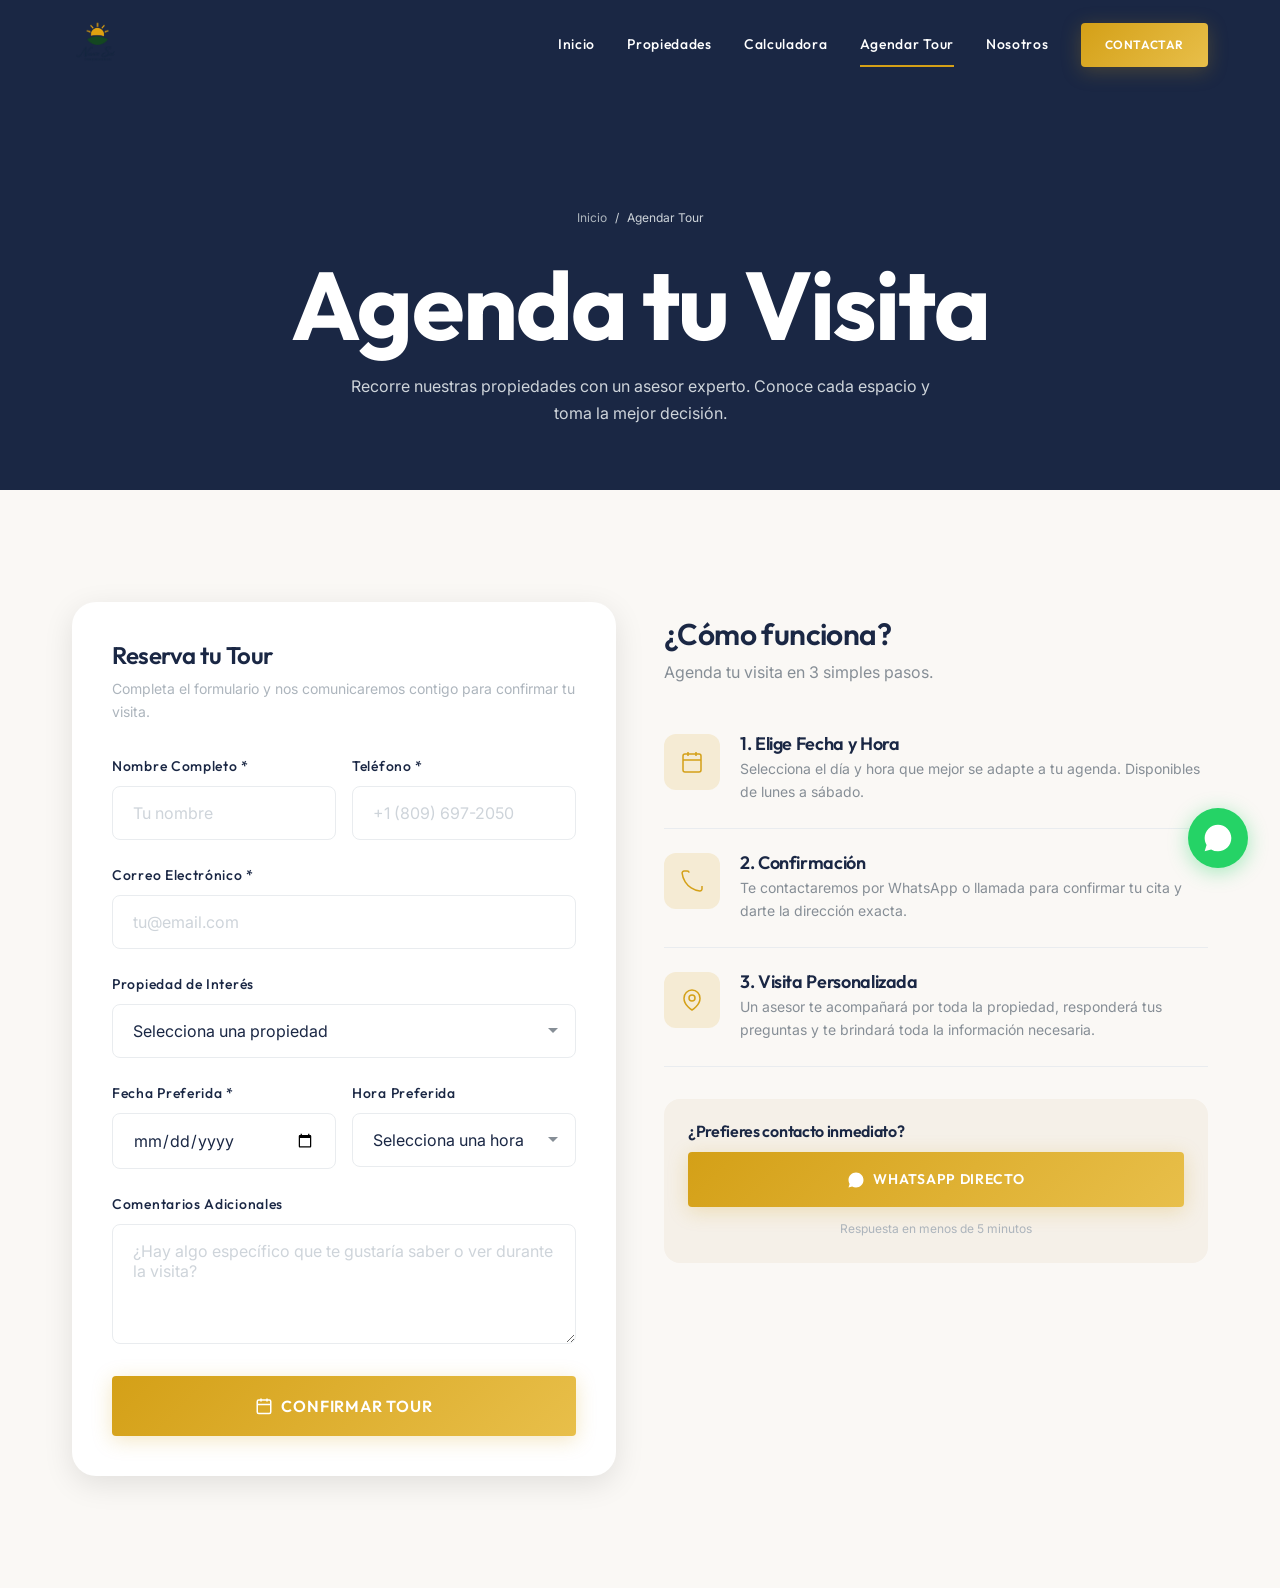
<file: agendar-tour.html>
<!DOCTYPE html>
<html lang="es" dir="ltr">
<head>
  <meta charset="UTF-8">
  <meta name="viewport" content="width=device-width, initial-scale=1.0">
  <title>Agendar Tour | Nuevo Sol Inversiones - Visita Propiedades en Santo Domingo</title>
  <meta name="description" content="Agenda un tour personalizado para visitar nuestras propiedades en Santo Domingo. Recorre cada espacio con un asesor experto y encuentra tu hogar ideal.">
  <meta name="robots" content="index, follow">
  <link rel="canonical" href="https://nuevosolinversiones.com/agendar-tour.html">
  <link rel="icon" type="image/png" href="Nuevo Sol LOGO.png">
  <link rel="preconnect" href="https://fonts.googleapis.com">
  <link rel="preconnect" href="https://fonts.gstatic.com" crossorigin>
  <link href="https://fonts.googleapis.com/css2?family=Inter:wght@300;400;500;600&family=Outfit:wght@300;400;500;600;700;800&display=swap" rel="stylesheet">
  <link rel="stylesheet" href="css/variables.css">
  <link rel="stylesheet" href="css/base.css">
  <link rel="stylesheet" href="css/components.css">
  <link rel="stylesheet" href="css/layout.css">
  <link rel="stylesheet" href="css/hero.css">
  <link rel="stylesheet" href="css/animations.css">
  <link rel="stylesheet" href="css/responsive.css">
  <style>
    .tour-layout {
      display: grid;
      grid-template-columns: 1fr 1fr;
      gap: var(--space-12);
      align-items: start;
    }
    .tour-form-card {
      background: var(--color-white);
      border-radius: var(--radius-2xl);
      padding: var(--space-10);
      box-shadow: var(--shadow-lg);
    }
    .tour-info {
      padding: var(--space-4) 0;
    }
    .tour-info__item {
      display: flex;
      gap: var(--space-5);
      padding: var(--space-6) 0;
      border-bottom: 1px solid var(--color-gray-200);
    }
    .tour-info__item:last-child {
      border-bottom: none;
    }
    .tour-info__icon {
      width: 56px;
      height: 56px;
      border-radius: var(--radius-lg);
      background: var(--color-gold-glow);
      display: flex;
      align-items: center;
      justify-content: center;
      flex-shrink: 0;
    }
    .tour-info__icon svg {
      width: 24px;
      height: 24px;
      stroke: var(--color-gold);
      fill: none;
      stroke-width: 1.5;
    }
    .tour-info__title {
      font-family: var(--font-display);
      font-size: var(--text-lg);
      font-weight: var(--weight-semibold);
      color: var(--color-navy);
      margin-bottom: var(--space-1);
    }
    .tour-info__text {
      font-size: var(--text-sm);
      color: var(--color-gray-600);
      line-height: var(--leading-relaxed);
      margin: 0;
    }
    .form-row {
      display: grid;
      grid-template-columns: 1fr 1fr;
      gap: var(--space-4);
    }
    .success-message {
      display: none;
      text-align: center;
      padding: var(--space-10);
    }
    .success-message.show {
      display: block;
      animation: scaleIn 0.5s var(--ease-out);
    }
    .success-icon {
      width: 80px;
      height: 80px;
      border-radius: 50%;
      background: var(--color-gold-glow);
      display: flex;
      align-items: center;
      justify-content: center;
      margin: 0 auto var(--space-6);
    }
    .success-icon svg {
      width: 40px;
      height: 40px;
      stroke: var(--color-gold);
      fill: none;
      stroke-width: 2;
    }
    @media (max-width: 768px) {
      .tour-layout {
        grid-template-columns: 1fr;
      }
      .form-row {
        grid-template-columns: 1fr;
      }
    }
  </style>
</head>
<body class="page-transition">

  <!-- NAV -->
  <nav class="nav nav--transparent" id="mainNav" role="navigation">
    <div class="container">
      <div class="nav__inner">
        <a href="index.html" class="nav__logo"><img src="Nuevo Sol LOGO.png" alt="Nuevo Sol Inversiones" width="50" height="50"></a>
        <div class="nav__links">
          <a href="index.html" class="nav__link">Inicio</a>
          <a href="propiedades.html" class="nav__link">Propiedades</a>
          <a href="calculadora.html" class="nav__link">Calculadora</a>
          <a href="agendar-tour.html" class="nav__link nav__link--active">Agendar Tour</a>
          <a href="nosotros.html" class="nav__link">Nosotros</a>
          <a href="agendar-tour.html" class="btn btn-primary btn-sm nav__cta">Contactar</a>
        </div>
        <button class="nav__hamburger" id="navHamburger" aria-label="Menú"><span></span><span></span><span></span></button>
      </div>
    </div>
  </nav>
  <div class="nav__mobile" id="navMobile">
    <a href="index.html" class="nav__link" onclick="closeMobileNav()">Inicio</a>
    <a href="propiedades.html" class="nav__link" onclick="closeMobileNav()">Propiedades</a>
    <a href="calculadora.html" class="nav__link" onclick="closeMobileNav()">Calculadora</a>
    <a href="agendar-tour.html" class="nav__link" onclick="closeMobileNav()">Agendar Tour</a>
    <a href="nosotros.html" class="nav__link" onclick="closeMobileNav()">Nosotros</a>
  </div>

  <!-- PAGE HEADER -->
  <div class="page-header">
    <div class="container">
      <div class="breadcrumbs" style="justify-content:center;">
        <a href="index.html">Inicio</a><span>/</span><span>Agendar Tour</span>
      </div>
      <h1>Agenda tu Visita</h1>
      <p>Recorre nuestras propiedades con un asesor experto. Conoce cada espacio y toma la mejor decisión.</p>
    </div>
  </div>

  <!-- TOUR FORM -->
  <section class="section">
    <div class="container">
      <div class="tour-layout">
        <!-- Form -->
        <div class="tour-form-card reveal">
          <form id="tourForm" novalidate>
            <h3 style="font-size:var(--text-2xl);margin-bottom:var(--space-2);color:var(--color-navy);">Reserva tu Tour</h3>
            <p style="color:var(--color-gray-500);font-size:var(--text-sm);margin-bottom:var(--space-8);">Completa el formulario y nos comunicaremos contigo para confirmar tu visita.</p>

            <div class="form-row">
              <div class="form-group">
                <label class="form-label" for="tourName">Nombre Completo *</label>
                <input type="text" class="form-input" id="tourName" name="name" placeholder="Tu nombre" required>
              </div>
              <div class="form-group">
                <label class="form-label" for="tourPhone">Teléfono *</label>
                <input type="tel" class="form-input" id="tourPhone" name="phone" placeholder="+1 (809) 697-2050" required>
              </div>
            </div>

            <div class="form-group">
              <label class="form-label" for="tourEmail">Correo Electrónico *</label>
              <input type="email" class="form-input" id="tourEmail" name="email" placeholder="tu@email.com" required>
            </div>

            <div class="form-group">
              <label class="form-label" for="tourProperty">Propiedad de Interés</label>
              <select class="form-select" id="tourProperty" name="property">
                <option value="">Selecciona una propiedad</option>
                <option value="Residencia Premium Los Ríos">Residencia Premium Los Ríos</option>
                <option value="Apartamento Moderno Piantini">Apartamento Moderno Piantini</option>
                <option value="Casas Económicas Los Alcarrizos">Casas Económicas Los Alcarrizos</option>
                <option value="Penthouse Exclusivo Naco">Penthouse Exclusivo Naco</option>
                <option value="Villa Frente al Mar Juan Dolio">Villa Frente al Mar Juan Dolio</option>
                <option value="Apartamento Familiar SD Este">Apartamento Familiar SD Este</option>
                <option value="Otra / No estoy seguro">Otra / No estoy seguro</option>
              </select>
            </div>

            <div class="form-row">
              <div class="form-group">
                <label class="form-label" for="tourDate">Fecha Preferida *</label>
                <input type="date" class="form-input" id="tourDate" name="date" required>
              </div>
              <div class="form-group">
                <label class="form-label" for="tourTime">Hora Preferida</label>
                <select class="form-select" id="tourTime" name="time">
                  <option value="">Selecciona una hora</option>
                  <option value="09:00">9:00 AM</option>
                  <option value="10:00">10:00 AM</option>
                  <option value="11:00">11:00 AM</option>
                  <option value="12:00">12:00 PM</option>
                  <option value="14:00">2:00 PM</option>
                  <option value="15:00">3:00 PM</option>
                  <option value="16:00">4:00 PM</option>
                  <option value="17:00">5:00 PM</option>
                </select>
              </div>
            </div>

            <div class="form-group">
              <label class="form-label" for="tourComments">Comentarios Adicionales</label>
              <textarea class="form-input" id="tourComments" name="comments" placeholder="¿Hay algo específico que te gustaría saber o ver durante la visita?" rows="4"></textarea>
            </div>

            <button type="submit" class="btn btn-primary btn-lg" style="width:100%;">
              <svg width="18" height="18" viewBox="0 0 24 24" fill="none" stroke="currentColor" stroke-width="2"><rect x="3" y="4" width="18" height="18" rx="2"/><path d="M16 2v4"/><path d="M8 2v4"/><path d="M3 10h18"/></svg>
              Confirmar Tour
            </button>
          </form>

          <!-- Success -->
          <div class="success-message" id="successMessage">
            <div class="success-icon">
              <svg viewBox="0 0 24 24"><path d="M20 6L9 17l-5-5"/></svg>
            </div>
            <h3 style="font-size:var(--text-2xl);margin-bottom:var(--space-3);color:var(--color-navy);">¡Tour Agendado!</h3>
            <p style="color:var(--color-gray-600);margin-bottom:var(--space-6);">Nos comunicaremos contigo pronto para confirmar los detalles de tu visita. Mientras tanto, puedes contactarnos directamente.</p>
            <a href="https://wa.me/18096972050?text=Hola%2C%20acabo%20de%20agendar%20un%20tour" class="btn btn-primary" target="_blank" rel="noopener">Confirmar por WhatsApp</a>
          </div>
        </div>

        <!-- Info -->
        <div class="tour-info reveal--right">
          <h3 style="font-size:var(--text-3xl);margin-bottom:var(--space-2);color:var(--color-navy);">¿Cómo funciona?</h3>
          <p style="color:var(--color-gray-600);margin-bottom:var(--space-6);">Agenda tu visita en 3 simples pasos.</p>

          <div class="tour-info__item">
            <div class="tour-info__icon">
              <svg viewBox="0 0 24 24"><rect x="3" y="4" width="18" height="18" rx="2"/><path d="M16 2v4"/><path d="M8 2v4"/><path d="M3 10h18"/></svg>
            </div>
            <div>
              <h4 class="tour-info__title">1. Elige Fecha y Hora</h4>
              <p class="tour-info__text">Selecciona el día y hora que mejor se adapte a tu agenda. Disponibles de lunes a sábado.</p>
            </div>
          </div>

          <div class="tour-info__item">
            <div class="tour-info__icon">
              <svg viewBox="0 0 24 24"><path d="M22 16.92v3a2 2 0 0 1-2.18 2 19.79 19.79 0 0 1-8.63-3.07 19.5 19.5 0 0 1-6-6 19.79 19.79 0 0 1-3.07-8.67A2 2 0 0 1 4.11 2h3a2 2 0 0 1 2 1.72"/></svg>
            </div>
            <div>
              <h4 class="tour-info__title">2. Confirmación</h4>
              <p class="tour-info__text">Te contactaremos por WhatsApp o llamada para confirmar tu cita y darte la dirección exacta.</p>
            </div>
          </div>

          <div class="tour-info__item">
            <div class="tour-info__icon">
              <svg viewBox="0 0 24 24"><path d="M12 22s-8-4.5-8-11.8A8 8 0 0 1 12 2a8 8 0 0 1 8 8.2c0 7.3-8 11.8-8 11.8z"/><circle cx="12" cy="10" r="3"/></svg>
            </div>
            <div>
              <h4 class="tour-info__title">3. Visita Personalizada</h4>
              <p class="tour-info__text">Un asesor te acompañará por toda la propiedad, responderá tus preguntas y te brindará toda la información necesaria.</p>
            </div>
          </div>

          <div style="margin-top:var(--space-8);padding:var(--space-6);background:var(--color-cream-warm);border-radius:var(--radius-xl);">
            <h4 style="font-size:var(--text-base);margin-bottom:var(--space-3);color:var(--color-navy);">¿Prefieres contacto inmediato?</h4>
            <a href="https://wa.me/18096972050?text=Hola%2C%20quiero%20agendar%20un%20tour" class="btn btn-primary" style="width:100%;" target="_blank" rel="noopener">
              <svg width="18" height="18" viewBox="0 0 24 24" fill="currentColor"><path d="M17.472 14.382c-.297-.149-1.758-.867-2.03-.967-.273-.099-.471-.148-.67.15-.197.297-.767.966-.94 1.164-.173.199-.347.223-.644.075-.297-.15-1.255-.463-2.39-1.475-.883-.788-1.48-1.761-1.653-2.059-.173-.297-.018-.458.13-.606.134-.133.298-.347.446-.52.149-.174.198-.298.298-.497.099-.198.05-.371-.025-.52-.075-.149-.669-1.612-.916-2.207-.242-.579-.487-.5-.669-.51-.173-.008-.371-.01-.57-.01-.198 0-.52.074-.792.372-.272.297-1.04 1.016-1.04 2.479 0 1.462 1.065 2.875 1.213 3.074.149.198 2.096 3.2 5.077 4.487.709.306 1.262.489 1.694.625.712.227 1.36.195 1.871.118.571-.085 1.758-.719 2.006-1.413.248-.694.248-1.289.173-1.413-.074-.124-.272-.198-.57-.347z"/><path d="M12 2C6.477 2 2 6.477 2 12c0 1.89.525 3.66 1.438 5.168L2 22l4.832-1.438A9.955 9.955 0 0 0 12 22c5.523 0 10-4.477 10-10S17.523 2 12 2z"/></svg>
              WhatsApp Directo
            </a>
            <p style="font-size:var(--text-xs);color:var(--color-gray-500);text-align:center;margin-top:var(--space-3);margin-bottom:0;">Respuesta en menos de 5 minutos</p>
          </div>
        </div>
      </div>
    </div>
  </section>

  <!-- WhatsApp Float -->
  <a href="https://wa.me/18096972050?text=Hola%2C%20quiero%20agendar%20un%20tour" class="whatsapp-float" target="_blank" rel="noopener" aria-label="WhatsApp">
    <svg viewBox="0 0 24 24"><path d="M17.472 14.382c-.297-.149-1.758-.867-2.03-.967-.273-.099-.471-.148-.67.15-.197.297-.767.966-.94 1.164-.173.199-.347.223-.644.075-.297-.15-1.255-.463-2.39-1.475-.883-.788-1.48-1.761-1.653-2.059-.173-.297-.018-.458.13-.606.134-.133.298-.347.446-.52.149-.174.198-.298.298-.497.099-.198.05-.371-.025-.52-.075-.149-.669-1.612-.916-2.207-.242-.579-.487-.5-.669-.51-.173-.008-.371-.01-.57-.01-.198 0-.52.074-.792.372-.272.297-1.04 1.016-1.04 2.479 0 1.462 1.065 2.875 1.213 3.074.149.198 2.096 3.2 5.077 4.487.709.306 1.262.489 1.694.625.712.227 1.36.195 1.871.118.571-.085 1.758-.719 2.006-1.413.248-.694.248-1.289.173-1.413-.074-.124-.272-.198-.57-.347z"/><path d="M12 2C6.477 2 2 6.477 2 12c0 1.89.525 3.66 1.438 5.168L2 22l4.832-1.438A9.955 9.955 0 0 0 12 22c5.523 0 10-4.477 10-10S17.523 2 12 2z"/></svg>
  </a>

  <script src="js/app.js" defer></script>
  <script>
    document.addEventListener('DOMContentLoaded', () => {
      // Pre-fill property from URL
      const params = new URLSearchParams(window.location.search);
      const prop = params.get('propiedad');
      if (prop) {
        const select = document.getElementById('tourProperty');
        for (let i = 0; i < select.options.length; i++) {
          if (select.options[i].value === prop) {
            select.selectedIndex = i;
            break;
          }
        }
      }

      // Set minimum date to today
      const dateInput = document.getElementById('tourDate');
      const today = new Date().toISOString().split('T')[0];
      dateInput.min = today;

      // Form submission
      document.getElementById('tourForm').addEventListener('submit', function(e) {
        e.preventDefault();

        const name = document.getElementById('tourName').value;
        const phone = document.getElementById('tourPhone').value;
        const email = document.getElementById('tourEmail').value;
        const date = document.getElementById('tourDate').value;

        if (!name || !phone || !email || !date) {
          alert('Por favor completa todos los campos obligatorios.');
          return;
        }

        // Show success
        this.style.display = 'none';
        document.getElementById('successMessage').classList.add('show');

        // Scroll to success
        document.getElementById('successMessage').scrollIntoView({ behavior: 'smooth', block: 'center' });
      });
    });
  </script>
</body>
</html>
</file>
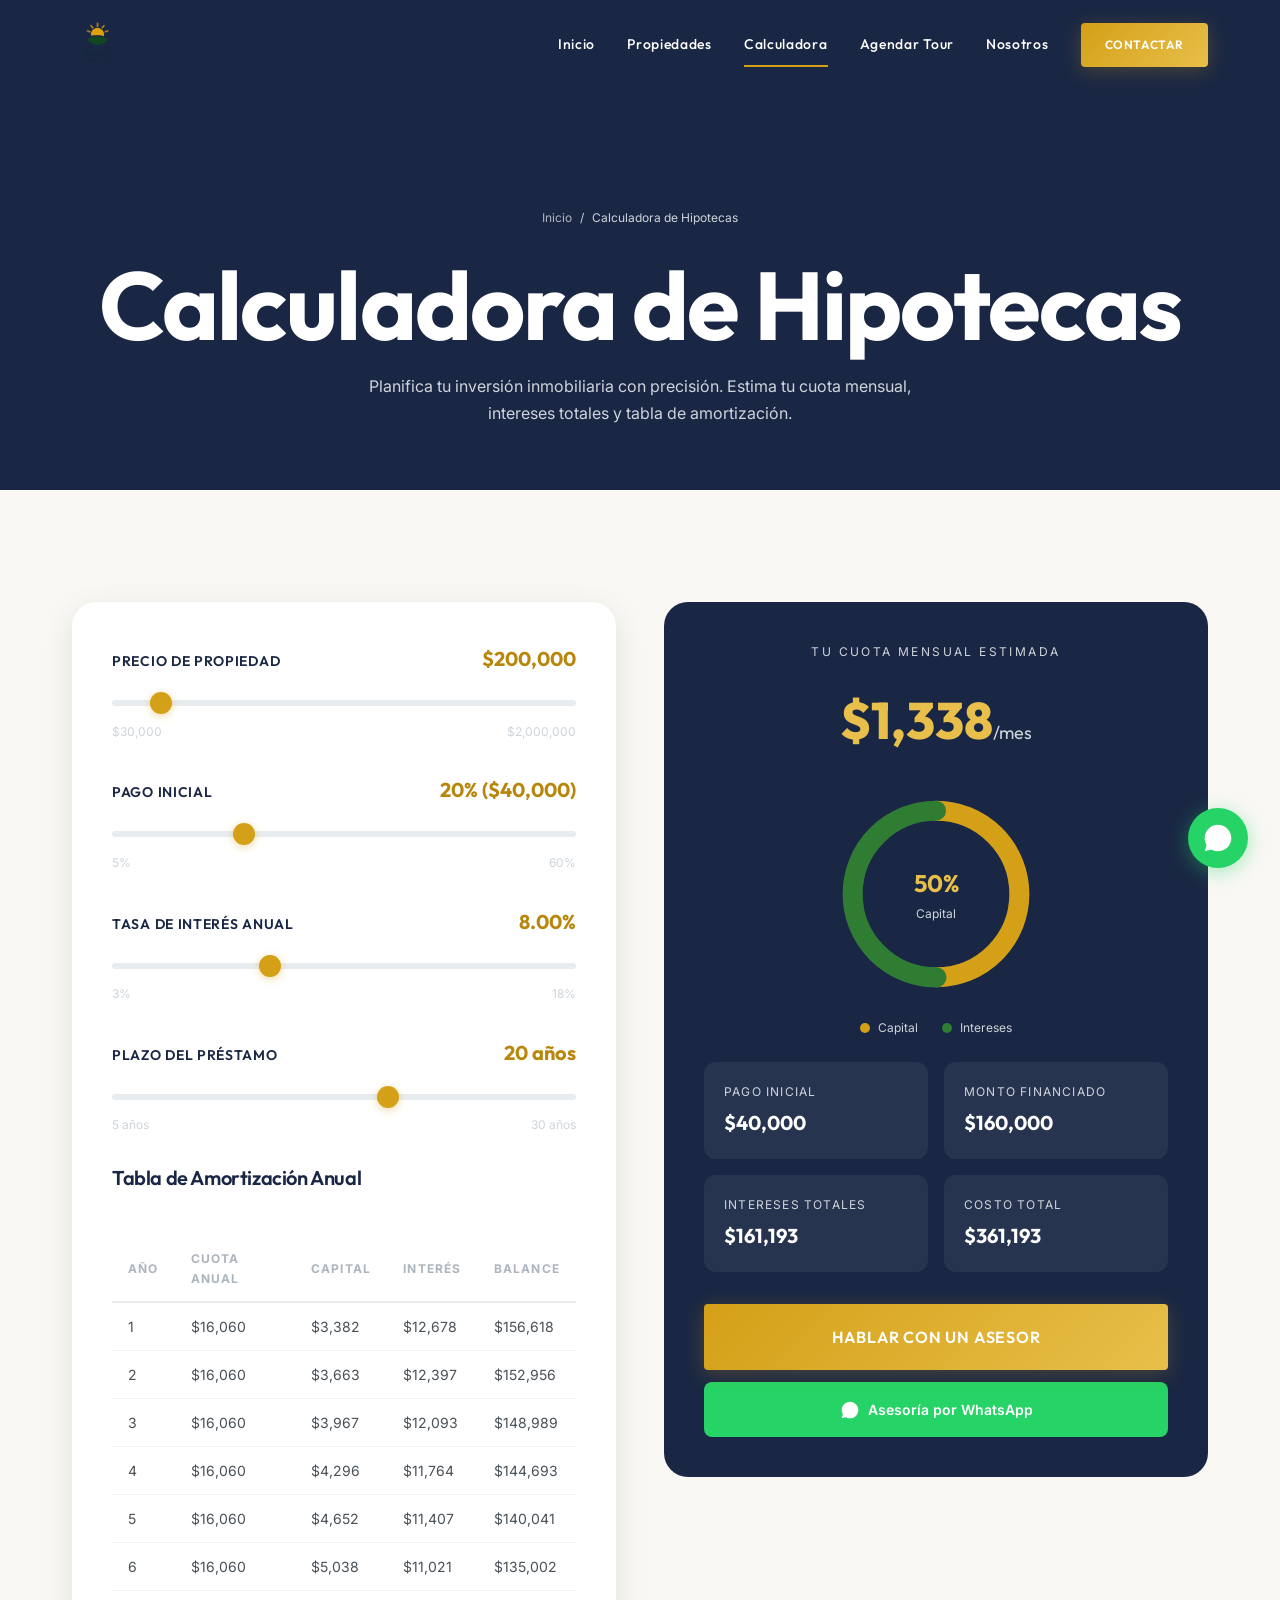
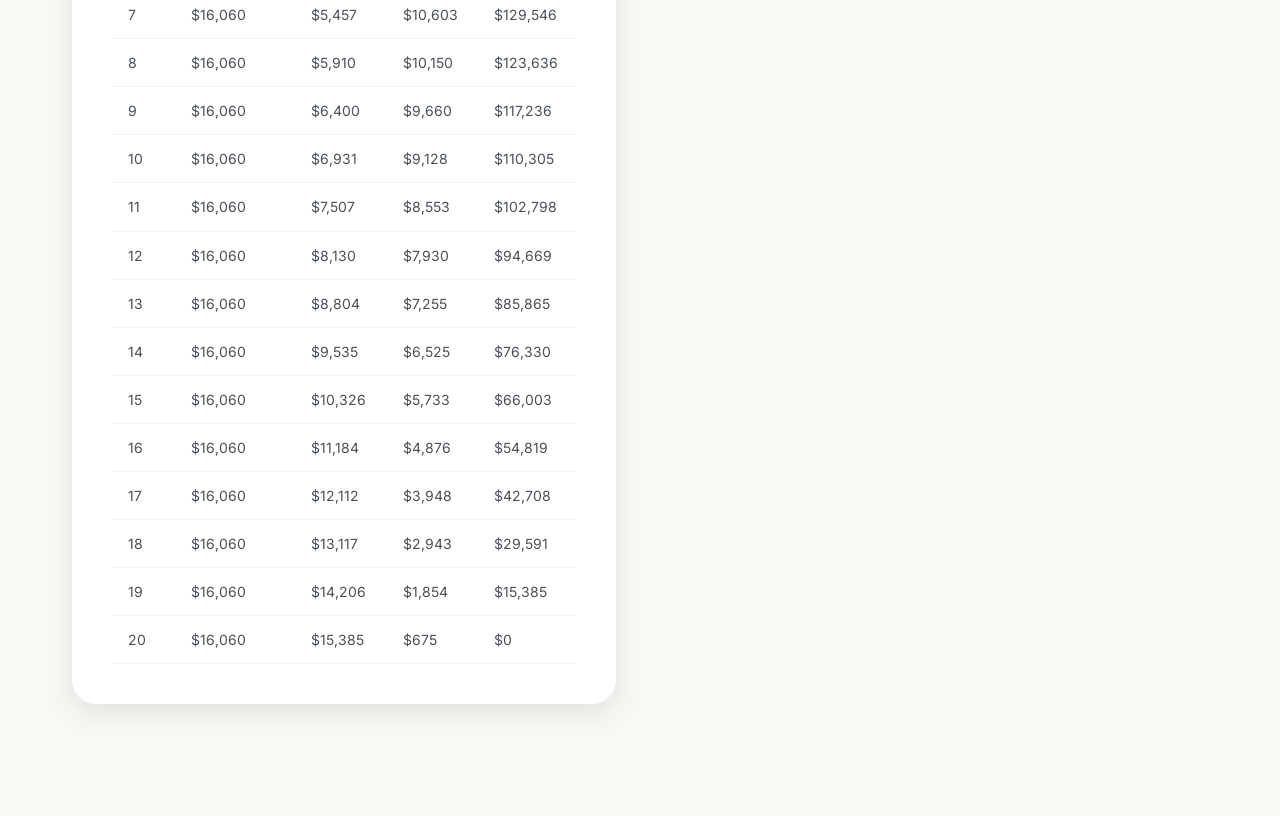
<file: calculadora.html>
<!DOCTYPE html>
<html lang="es" dir="ltr">
<head>
  <meta charset="UTF-8">
  <meta name="viewport" content="width=device-width, initial-scale=1.0">
  <title>Calculadora de Hipotecas | Nuevo Sol Inversiones - Santo Domingo</title>
  <meta name="description" content="Calcula tu cuota mensual de hipoteca con nuestra calculadora interactiva. Estima el financiamiento para tu propiedad en Santo Domingo, República Dominicana.">
  <meta name="robots" content="index, follow">
  <link rel="canonical" href="https://nuevosolinversiones.com/calculadora.html">
  <link rel="icon" type="image/png" href="Nuevo Sol LOGO.png">
  <link rel="preconnect" href="https://fonts.googleapis.com">
  <link rel="preconnect" href="https://fonts.gstatic.com" crossorigin>
  <link href="https://fonts.googleapis.com/css2?family=Inter:wght@300;400;500;600&family=Outfit:wght@300;400;500;600;700;800&display=swap" rel="stylesheet">
  <link rel="stylesheet" href="css/variables.css">
  <link rel="stylesheet" href="css/base.css">
  <link rel="stylesheet" href="css/components.css">
  <link rel="stylesheet" href="css/layout.css">
  <link rel="stylesheet" href="css/hero.css">
  <link rel="stylesheet" href="css/animations.css">
  <link rel="stylesheet" href="css/responsive.css">
  <style>
    .calc-page { padding-top: 90px; }
    .calc-layout {
      display: grid;
      grid-template-columns: 1fr 1fr;
      gap: var(--space-12);
      align-items: start;
    }
    .calc-card {
      background: var(--color-white);
      border-radius: var(--radius-2xl);
      padding: var(--space-10);
      box-shadow: var(--shadow-lg);
    }
    .calc-result-card {
      background: var(--color-navy);
      border-radius: var(--radius-2xl);
      padding: var(--space-10);
      color: white;
      position: sticky;
      top: 100px;
    }
    .calc-monthly {
      font-family: var(--font-display);
      font-size: clamp(2.5rem, 4vw, 4rem);
      font-weight: 800;
      color: var(--color-gold-light);
      text-align: center;
      margin-bottom: var(--space-8);
    }
    .calc-monthly span {
      font-size: var(--text-lg);
      font-weight: 400;
      color: var(--color-gray-400);
    }
    .calc-breakdown {
      display: grid;
      grid-template-columns: 1fr 1fr;
      gap: var(--space-4);
      margin-bottom: var(--space-8);
    }
    .calc-breakdown__item {
      padding: var(--space-5);
      background: rgba(255,255,255,0.06);
      border-radius: var(--radius-lg);
    }
    .calc-breakdown__label {
      font-size: var(--text-xs);
      color: var(--color-gray-400);
      text-transform: uppercase;
      letter-spacing: var(--tracking-wider);
      margin-bottom: var(--space-1);
    }
    .calc-breakdown__value {
      font-family: var(--font-display);
      font-size: var(--text-xl);
      font-weight: 700;
      color: white;
    }
    .range-group {
      margin-bottom: var(--space-8);
    }
    .range-header {
      display: flex;
      justify-content: space-between;
      align-items: baseline;
      margin-bottom: var(--space-3);
    }
    .range-label {
      font-family: var(--font-display);
      font-size: var(--text-sm);
      font-weight: var(--weight-semibold);
      color: var(--color-navy);
      text-transform: uppercase;
      letter-spacing: var(--tracking-wide);
    }
    .range-value {
      font-family: var(--font-display);
      font-size: var(--text-xl);
      font-weight: var(--weight-bold);
      color: var(--color-gold-dark);
    }
    input[type="range"] {
      width: 100%;
      height: 6px;
      appearance: none;
      -webkit-appearance: none;
      background: var(--color-gray-200);
      border-radius: 3px;
      outline: none;
      cursor: pointer;
    }
    input[type="range"]::-webkit-slider-thumb {
      -webkit-appearance: none;
      width: 22px;
      height: 22px;
      border-radius: 50%;
      background: var(--color-gold);
      box-shadow: 0 2px 8px rgba(212, 160, 23, 0.4);
      cursor: pointer;
      transition: transform 0.2s ease;
    }
    input[type="range"]::-webkit-slider-thumb:hover {
      transform: scale(1.15);
    }
    input[type="range"]::-moz-range-thumb {
      width: 22px;
      height: 22px;
      border-radius: 50%;
      background: var(--color-gold);
      box-shadow: 0 2px 8px rgba(212, 160, 23, 0.4);
      cursor: pointer;
      border: none;
    }
    .range-limits {
      display: flex;
      justify-content: space-between;
      font-size: var(--text-xs);
      color: var(--color-gray-400);
      margin-top: var(--space-2);
    }
    /* Donut chart */
    .donut-chart {
      width: 200px;
      height: 200px;
      margin: 0 auto var(--space-6);
      position: relative;
    }
    .donut-chart svg {
      width: 100%;
      height: 100%;
      transform: rotate(-90deg);
    }
    .donut-chart__center {
      position: absolute;
      top: 50%; left: 50%;
      transform: translate(-50%, -50%);
      text-align: center;
    }
    .donut-chart__center-value {
      font-family: var(--font-display);
      font-size: var(--text-2xl);
      font-weight: 700;
      color: var(--color-gold-light);
    }
    .donut-chart__center-label {
      font-size: var(--text-xs);
      color: var(--color-gray-400);
    }
    .chart-legend {
      display: flex;
      justify-content: center;
      gap: var(--space-6);
      margin-bottom: var(--space-6);
    }
    .chart-legend__item {
      display: flex;
      align-items: center;
      gap: var(--space-2);
      font-size: var(--text-xs);
      color: var(--color-gray-400);
    }
    .chart-legend__dot {
      width: 10px;
      height: 10px;
      border-radius: 50%;
    }
    .amort-table {
      width: 100%;
      margin-top: var(--space-8);
      border-collapse: collapse;
    }
    .amort-table th {
      text-align: left;
      padding: var(--space-3) var(--space-4);
      font-size: var(--text-xs);
      text-transform: uppercase;
      letter-spacing: var(--tracking-wider);
      color: var(--color-gray-500);
      border-bottom: 2px solid var(--color-gray-200);
    }
    .amort-table td {
      padding: var(--space-3) var(--space-4);
      font-size: var(--text-sm);
      border-bottom: 1px solid var(--color-gray-100);
      color: var(--color-gray-700);
    }
    .amort-table tr:hover td {
      background: var(--color-cream-warm);
    }
  </style>
</head>
<body class="page-transition">

  <!-- NAV -->
  <nav class="nav nav--transparent" id="mainNav" role="navigation">
    <div class="container">
      <div class="nav__inner">
        <a href="index.html" class="nav__logo"><img src="Nuevo Sol LOGO.png" alt="Nuevo Sol Inversiones" width="50" height="50"></a>
        <div class="nav__links">
          <a href="index.html" class="nav__link">Inicio</a>
          <a href="propiedades.html" class="nav__link">Propiedades</a>
          <a href="calculadora.html" class="nav__link nav__link--active">Calculadora</a>
          <a href="agendar-tour.html" class="nav__link">Agendar Tour</a>
          <a href="nosotros.html" class="nav__link">Nosotros</a>
          <a href="agendar-tour.html" class="btn btn-primary btn-sm nav__cta">Contactar</a>
        </div>
        <button class="nav__hamburger" id="navHamburger" aria-label="Menú"><span></span><span></span><span></span></button>
      </div>
    </div>
  </nav>
  <div class="nav__mobile" id="navMobile">
    <a href="index.html" class="nav__link" onclick="closeMobileNav()">Inicio</a>
    <a href="propiedades.html" class="nav__link" onclick="closeMobileNav()">Propiedades</a>
    <a href="calculadora.html" class="nav__link" onclick="closeMobileNav()">Calculadora</a>
    <a href="agendar-tour.html" class="nav__link" onclick="closeMobileNav()">Agendar Tour</a>
    <a href="nosotros.html" class="nav__link" onclick="closeMobileNav()">Nosotros</a>
  </div>

  <!-- PAGE HEADER -->
  <div class="page-header">
    <div class="container">
      <div class="breadcrumbs" style="justify-content:center;">
        <a href="index.html">Inicio</a><span>/</span><span>Calculadora de Hipotecas</span>
      </div>
      <h1>Calculadora de Hipotecas</h1>
      <p>Planifica tu inversión inmobiliaria con precisión. Estima tu cuota mensual, intereses totales y tabla de amortización.</p>
    </div>
  </div>

  <!-- CALCULATOR -->
  <section class="section">
    <div class="container">
      <div class="calc-layout">
        <!-- Inputs -->
        <div class="calc-card reveal">
          <div class="range-group">
            <div class="range-header">
              <span class="range-label">Precio de Propiedad</span>
              <span class="range-value" id="priceDisplay">$200,000</span>
            </div>
            <input type="range" id="priceRange" min="30000" max="2000000" value="200000" step="5000">
            <div class="range-limits"><span>$30,000</span><span>$2,000,000</span></div>
          </div>

          <div class="range-group">
            <div class="range-header">
              <span class="range-label">Pago Inicial</span>
              <span class="range-value" id="downDisplay">20% ($40,000)</span>
            </div>
            <input type="range" id="downRange" min="5" max="60" value="20" step="5">
            <div class="range-limits"><span>5%</span><span>60%</span></div>
          </div>

          <div class="range-group">
            <div class="range-header">
              <span class="range-label">Tasa de Interés Anual</span>
              <span class="range-value" id="rateDisplay">8.00%</span>
            </div>
            <input type="range" id="rateRange" min="3" max="18" value="8" step="0.25">
            <div class="range-limits"><span>3%</span><span>18%</span></div>
          </div>

          <div class="range-group">
            <div class="range-header">
              <span class="range-label">Plazo del Préstamo</span>
              <span class="range-value" id="termDisplay">20 años</span>
            </div>
            <input type="range" id="termRange" min="5" max="30" value="20" step="1">
            <div class="range-limits"><span>5 años</span><span>30 años</span></div>
          </div>

          <!-- Amortization Table -->
          <div style="margin-top: var(--space-8);">
            <h3 style="font-size:var(--text-xl);margin-bottom:var(--space-4);">Tabla de Amortización Anual</h3>
            <div style="overflow-x:auto;">
              <table class="amort-table" id="amortTable">
                <thead>
                  <tr>
                    <th>Año</th>
                    <th>Cuota Anual</th>
                    <th>Capital</th>
                    <th>Interés</th>
                    <th>Balance</th>
                  </tr>
                </thead>
                <tbody id="amortBody"></tbody>
              </table>
            </div>
          </div>
        </div>

        <!-- Results -->
        <div class="calc-result-card reveal">
          <p style="text-align:center;color:var(--color-gray-400);font-size:var(--text-xs);text-transform:uppercase;letter-spacing:0.2em;margin-bottom:var(--space-4);">Tu Cuota Mensual Estimada</p>
          <div class="calc-monthly" id="monthlyResult">$1,338<span>/mes</span></div>

          <!-- Donut Chart -->
          <div class="donut-chart">
            <svg viewBox="0 0 120 120">
              <circle cx="60" cy="60" r="50" fill="none" stroke="rgba(255,255,255,0.1)" stroke-width="12"/>
              <circle id="chartCapital" cx="60" cy="60" r="50" fill="none" stroke="var(--color-gold)" stroke-width="12" stroke-dasharray="0 314" stroke-linecap="round"/>
              <circle id="chartInterest" cx="60" cy="60" r="50" fill="none" stroke="var(--color-green-light)" stroke-width="12" stroke-dasharray="0 314" stroke-linecap="round"/>
            </svg>
            <div class="donut-chart__center">
              <div class="donut-chart__center-value" id="chartPercent">50%</div>
              <div class="donut-chart__center-label">Capital</div>
            </div>
          </div>

          <div class="chart-legend">
            <div class="chart-legend__item"><div class="chart-legend__dot" style="background:var(--color-gold);"></div>Capital</div>
            <div class="chart-legend__item"><div class="chart-legend__dot" style="background:var(--color-green-light);"></div>Intereses</div>
          </div>

          <div class="calc-breakdown">
            <div class="calc-breakdown__item">
              <div class="calc-breakdown__label">Pago Inicial</div>
              <div class="calc-breakdown__value" id="resultDown">$40,000</div>
            </div>
            <div class="calc-breakdown__item">
              <div class="calc-breakdown__label">Monto Financiado</div>
              <div class="calc-breakdown__value" id="resultLoan">$160,000</div>
            </div>
            <div class="calc-breakdown__item">
              <div class="calc-breakdown__label">Intereses Totales</div>
              <div class="calc-breakdown__value" id="resultInterest">$161,166</div>
            </div>
            <div class="calc-breakdown__item">
              <div class="calc-breakdown__label">Costo Total</div>
              <div class="calc-breakdown__value" id="resultTotal">$361,166</div>
            </div>
          </div>

          <a href="agendar-tour.html" class="btn btn-primary btn-lg" style="width:100%;margin-bottom:var(--space-3);">
            Hablar con un Asesor
          </a>
          <a href="https://wa.me/18096972050?text=Hola%2C%20necesito%20asesor%C3%ADa%20sobre%20financiamiento" class="whatsapp-btn" target="_blank" rel="noopener" style="background:#25D366;color:white;display:flex;align-items:center;justify-content:center;gap:var(--space-2);padding:var(--space-4);border-radius:var(--radius-md);font-weight:600;font-size:var(--text-sm);text-decoration:none;">
            <svg width="20" height="20" viewBox="0 0 24 24" fill="currentColor"><path d="M17.472 14.382c-.297-.149-1.758-.867-2.03-.967-.273-.099-.471-.148-.67.15-.197.297-.767.966-.94 1.164-.173.199-.347.223-.644.075-.297-.15-1.255-.463-2.39-1.475-.883-.788-1.48-1.761-1.653-2.059-.173-.297-.018-.458.13-.606.134-.133.298-.347.446-.52.149-.174.198-.298.298-.497.099-.198.05-.371-.025-.52-.075-.149-.669-1.612-.916-2.207-.242-.579-.487-.5-.669-.51-.173-.008-.371-.01-.57-.01-.198 0-.52.074-.792.372-.272.297-1.04 1.016-1.04 2.479 0 1.462 1.065 2.875 1.213 3.074.149.198 2.096 3.2 5.077 4.487.709.306 1.262.489 1.694.625.712.227 1.36.195 1.871.118.571-.085 1.758-.719 2.006-1.413.248-.694.248-1.289.173-1.413-.074-.124-.272-.198-.57-.347z"/><path d="M12 2C6.477 2 2 6.477 2 12c0 1.89.525 3.66 1.438 5.168L2 22l4.832-1.438A9.955 9.955 0 0 0 12 22c5.523 0 10-4.477 10-10S17.523 2 12 2z"/></svg>
            Asesoría por WhatsApp
          </a>
        </div>
      </div>
    </div>
  </section>

  <!-- WhatsApp Float -->
  <a href="https://wa.me/18096972050?text=Hola%2C%20necesito%20asesor%C3%ADa" class="whatsapp-float" target="_blank" rel="noopener" aria-label="WhatsApp">
    <svg viewBox="0 0 24 24"><path d="M17.472 14.382c-.297-.149-1.758-.867-2.03-.967-.273-.099-.471-.148-.67.15-.197.297-.767.966-.94 1.164-.173.199-.347.223-.644.075-.297-.15-1.255-.463-2.39-1.475-.883-.788-1.48-1.761-1.653-2.059-.173-.297-.018-.458.13-.606.134-.133.298-.347.446-.52.149-.174.198-.298.298-.497.099-.198.05-.371-.025-.52-.075-.149-.669-1.612-.916-2.207-.242-.579-.487-.5-.669-.51-.173-.008-.371-.01-.57-.01-.198 0-.52.074-.792.372-.272.297-1.04 1.016-1.04 2.479 0 1.462 1.065 2.875 1.213 3.074.149.198 2.096 3.2 5.077 4.487.709.306 1.262.489 1.694.625.712.227 1.36.195 1.871.118.571-.085 1.758-.719 2.006-1.413.248-.694.248-1.289.173-1.413-.074-.124-.272-.198-.57-.347z"/><path d="M12 2C6.477 2 2 6.477 2 12c0 1.89.525 3.66 1.438 5.168L2 22l4.832-1.438A9.955 9.955 0 0 0 12 22c5.523 0 10-4.477 10-10S17.523 2 12 2z"/></svg>
  </a>

  <script src="js/app.js" defer></script>
  <script>
    document.addEventListener('DOMContentLoaded', () => {
      const params = new URLSearchParams(window.location.search);
      const precio = params.get('precio');
      if (precio) document.getElementById('priceRange').value = parseInt(precio);

      const sliders = ['priceRange', 'downRange', 'rateRange', 'termRange'];
      sliders.forEach(id => {
        document.getElementById(id).addEventListener('input', calculateMortgage);
      });
      calculateMortgage();
    });

    function calculateMortgage() {
      const price = parseFloat(document.getElementById('priceRange').value);
      const downPct = parseFloat(document.getElementById('downRange').value);
      const rate = parseFloat(document.getElementById('rateRange').value);
      const term = parseInt(document.getElementById('termRange').value);

      const downPayment = price * (downPct / 100);
      const loan = price - downPayment;
      const monthlyRate = (rate / 100) / 12;
      const n = term * 12;

      let monthly;
      if (monthlyRate === 0) {
        monthly = loan / n;
      } else {
        monthly = loan * (monthlyRate * Math.pow(1 + monthlyRate, n)) / (Math.pow(1 + monthlyRate, n) - 1);
      }

      const totalPaid = monthly * n;
      const totalInterest = totalPaid - loan;

      const fmt = (v) => new Intl.NumberFormat('en-US', { style: 'currency', currency: 'USD', maximumFractionDigits: 0 }).format(v);

      document.getElementById('priceDisplay').textContent = fmt(price);
      document.getElementById('downDisplay').textContent = `${downPct}% (${fmt(downPayment)})`;
      document.getElementById('rateDisplay').textContent = `${rate.toFixed(2)}%`;
      document.getElementById('termDisplay').textContent = `${term} años`;
      document.getElementById('monthlyResult').innerHTML = `${fmt(monthly)}<span>/mes</span>`;
      document.getElementById('resultDown').textContent = fmt(downPayment);
      document.getElementById('resultLoan').textContent = fmt(loan);
      document.getElementById('resultInterest').textContent = fmt(totalInterest);
      document.getElementById('resultTotal').textContent = fmt(totalPaid + downPayment);

      // Donut chart
      const capitalPct = (loan / (loan + totalInterest)) * 100;
      const circumference = 2 * Math.PI * 50;
      const capitalDash = (capitalPct / 100) * circumference;
      const interestDash = ((100 - capitalPct) / 100) * circumference;

      document.getElementById('chartCapital').setAttribute('stroke-dasharray', `${capitalDash} ${circumference}`);
      document.getElementById('chartInterest').setAttribute('stroke-dasharray', `${interestDash} ${circumference}`);
      document.getElementById('chartInterest').setAttribute('stroke-dashoffset', `-${capitalDash}`);
      document.getElementById('chartPercent').textContent = `${Math.round(capitalPct)}%`;

      // Amortization table
      const tbody = document.getElementById('amortBody');
      let balance = loan;
      let rows = '';

      for (let year = 1; year <= term; year++) {
        let yearInterest = 0;
        let yearCapital = 0;

        for (let m = 0; m < 12; m++) {
          const intPayment = balance * monthlyRate;
          const capPayment = monthly - intPayment;
          yearInterest += intPayment;
          yearCapital += capPayment;
          balance -= capPayment;
        }

        if (balance < 0) balance = 0;

        rows += `<tr>
          <td>${year}</td>
          <td>${fmt(monthly * 12)}</td>
          <td>${fmt(yearCapital)}</td>
          <td>${fmt(yearInterest)}</td>
          <td>${fmt(balance)}</td>
        </tr>`;
      }

      tbody.innerHTML = rows;
    }
  </script>
</body>
</html>
</file>
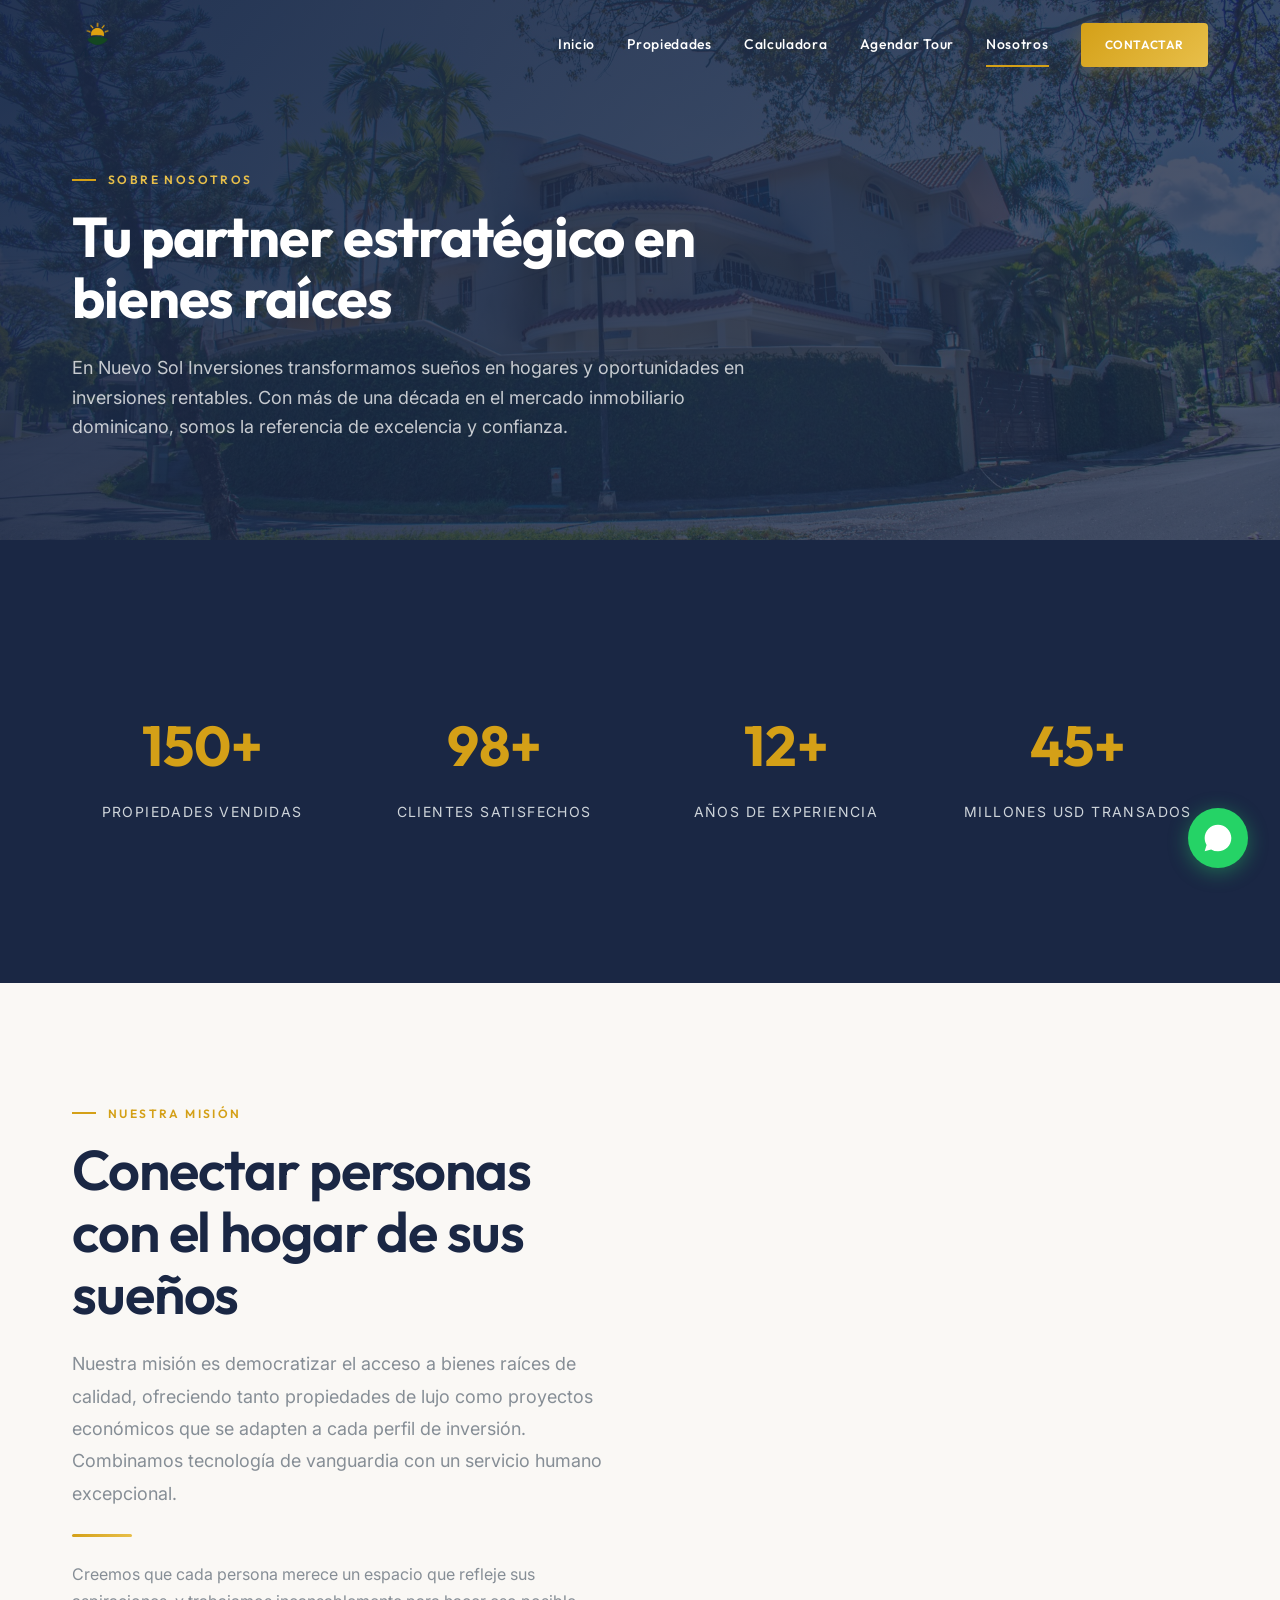
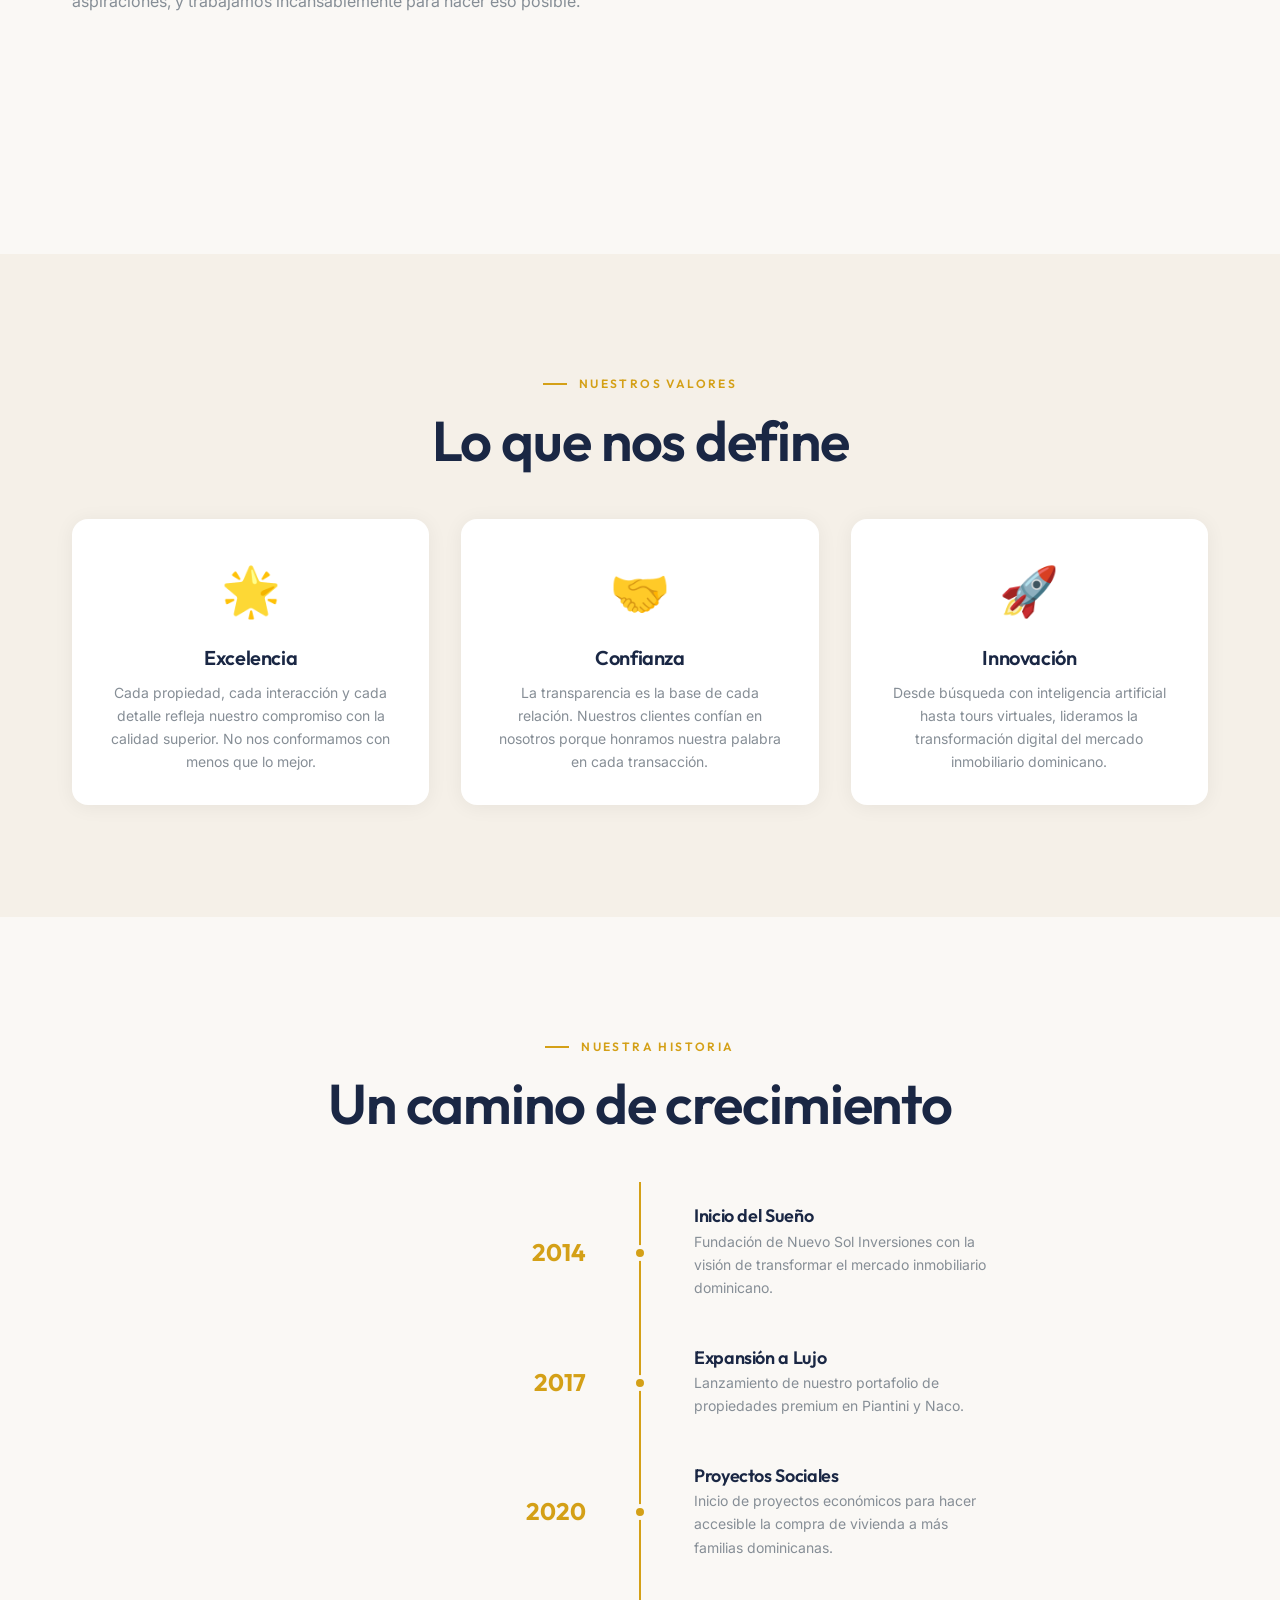
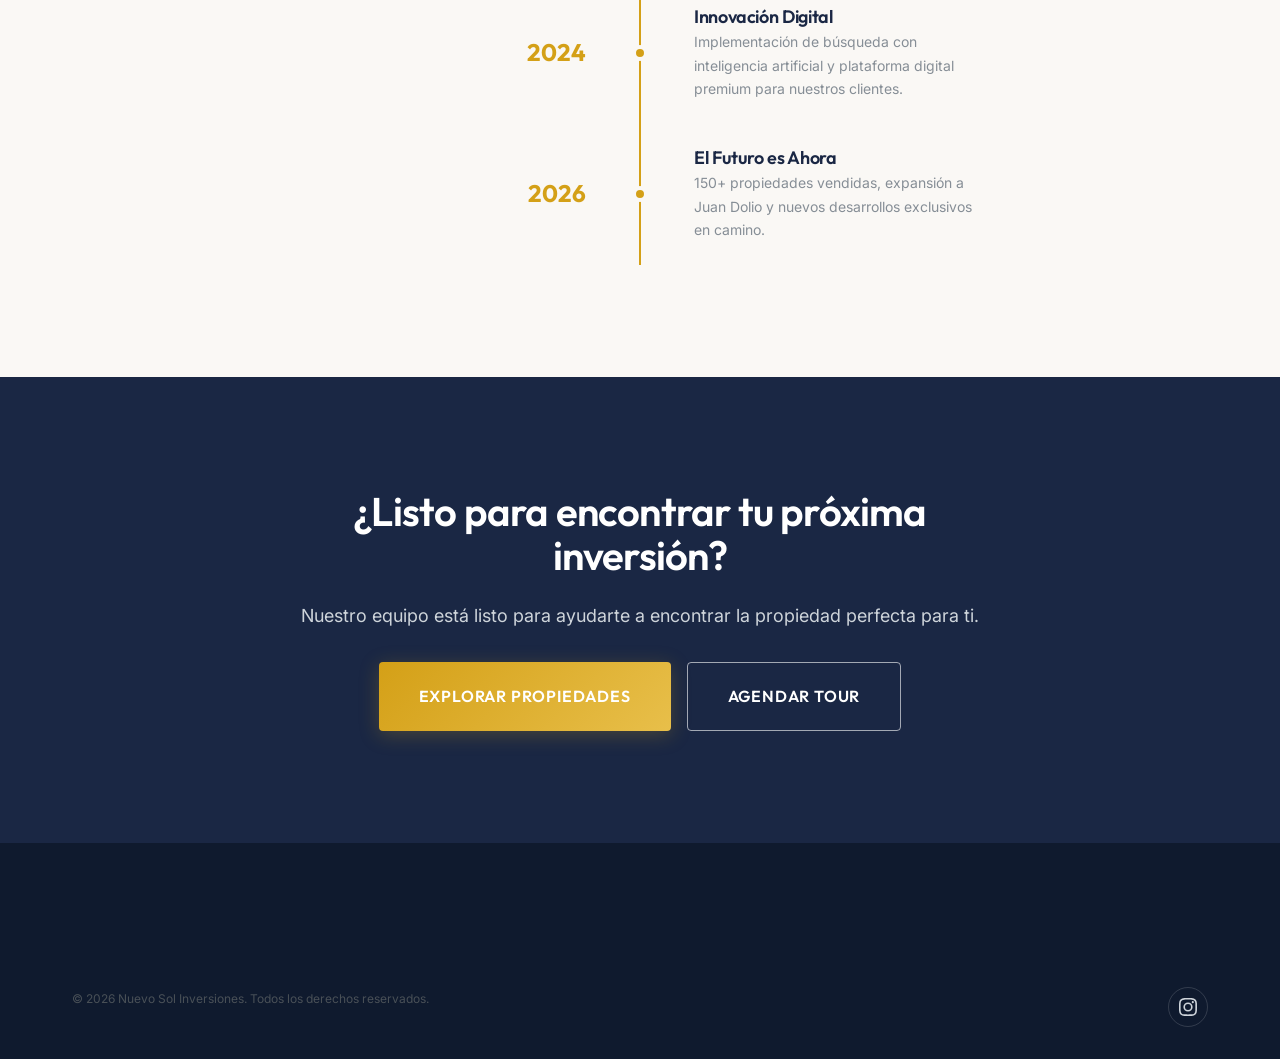
<file: nosotros.html>
<!DOCTYPE html>
<html lang="es" dir="ltr">
<head>
  <meta charset="UTF-8">
  <meta name="viewport" content="width=device-width, initial-scale=1.0">
  <title>Sobre Nosotros | Nuevo Sol Inversiones - Bienes Raíces en Santo Domingo</title>
  <meta name="description" content="Conoce a Nuevo Sol Inversiones, tu partner estratégico en bienes raíces en República Dominicana. Más de 12 años de experiencia en propiedades de lujo y proyectos económicos.">
  <meta name="robots" content="index, follow">
  <link rel="canonical" href="https://nuevosolinversiones.com/nosotros.html">
  <link rel="icon" type="image/png" href="Nuevo Sol LOGO.png">
  <link rel="preconnect" href="https://fonts.googleapis.com">
  <link rel="preconnect" href="https://fonts.gstatic.com" crossorigin>
  <link href="https://fonts.googleapis.com/css2?family=Inter:wght@300;400;500;600&family=Outfit:wght@300;400;500;600;700;800&display=swap" rel="stylesheet">
  <link rel="stylesheet" href="css/variables.css">
  <link rel="stylesheet" href="css/base.css">
  <link rel="stylesheet" href="css/components.css">
  <link rel="stylesheet" href="css/layout.css">
  <link rel="stylesheet" href="css/hero.css">
  <link rel="stylesheet" href="css/animations.css">
  <link rel="stylesheet" href="css/responsive.css">
  <style>
    .about-hero {
      position: relative;
      min-height: 60vh;
      display: flex;
      align-items: center;
      overflow: hidden;
      padding-top: 80px;
    }
    .about-hero__bg {
      position: absolute;
      inset: 0;
    }
    .about-hero__bg img {
      width: 100%;
      height: 100%;
      object-fit: cover;
    }
    .about-hero__overlay {
      position: absolute;
      inset: 0;
      background: linear-gradient(135deg, rgba(26,39,68,0.92), rgba(26,39,68,0.75));
    }
    .about-hero__content {
      position: relative;
      z-index: 2;
      color: white;
      max-width: 700px;
    }
    .values-grid {
      display: grid;
      grid-template-columns: repeat(3, 1fr);
      gap: var(--space-8);
    }
    .value-card {
      text-align: center;
      padding: var(--space-8);
      border-radius: var(--radius-xl);
      background: var(--color-white);
      box-shadow: var(--shadow-card);
      transition: all var(--duration-slow) var(--ease-out);
    }
    .value-card:hover {
      transform: translateY(-4px);
      box-shadow: var(--shadow-card-hover);
    }
    .value-icon {
      font-size: 3rem;
      margin-bottom: var(--space-4);
    }
    .timeline {
      position: relative;
      max-width: 700px;
      margin: 0 auto;
    }
    .timeline::before {
      content: '';
      position: absolute;
      left: 50%;
      top: 0;
      bottom: 0;
      width: 2px;
      background: var(--color-gold);
      transform: translateX(-50%);
    }
    .timeline-item {
      position: relative;
      padding: var(--space-6) 0;
      display: grid;
      grid-template-columns: 1fr 60px 1fr;
      align-items: center;
    }
    .timeline-item__date {
      text-align: right;
      padding-right: var(--space-6);
    }
    .timeline-item__year {
      font-family: var(--font-display);
      font-size: var(--text-2xl);
      font-weight: var(--weight-bold);
      color: var(--color-gold);
    }
    .timeline-item__dot {
      width: 16px;
      height: 16px;
      border-radius: 50%;
      background: var(--color-gold);
      border: 4px solid var(--color-cream);
      margin: 0 auto;
      position: relative;
      z-index: 2;
    }
    .timeline-item__content {
      padding-left: var(--space-6);
    }
    .timeline-item__title {
      font-family: var(--font-display);
      font-size: var(--text-lg);
      font-weight: var(--weight-semibold);
      color: var(--color-navy);
      margin-bottom: var(--space-1);
    }
    .timeline-item__text {
      font-size: var(--text-sm);
      color: var(--color-gray-600);
      margin: 0;
    }
    .stats-bar {
      display: grid;
      grid-template-columns: repeat(4, 1fr);
      gap: var(--space-8);
      text-align: center;
      padding: var(--space-12) 0;
    }
    .stats-bar__number {
      font-family: var(--font-display);
      font-size: var(--text-5xl);
      font-weight: var(--weight-bold);
      color: var(--color-gold);
    }
    .stats-bar__label {
      font-size: var(--text-sm);
      color: var(--color-gray-400);
      text-transform: uppercase;
      letter-spacing: var(--tracking-wider);
      margin-top: var(--space-2);
    }
    @media (max-width: 768px) {
      .values-grid {
        grid-template-columns: 1fr;
      }
      .timeline::before { left: 20px; }
      .timeline-item {
        grid-template-columns: 40px 1fr;
      }
      .timeline-item__date {
        display: none;
      }
      .timeline-item__dot {
        margin: 0;
      }
      .timeline-item__content {
        padding-left: var(--space-4);
      }
      .stats-bar {
        grid-template-columns: repeat(2, 1fr);
      }
    }
  </style>
</head>
<body class="page-transition">

  <!-- NAV -->
  <nav class="nav nav--transparent" id="mainNav" role="navigation">
    <div class="container">
      <div class="nav__inner">
        <a href="index.html" class="nav__logo"><img src="Nuevo Sol LOGO.png" alt="Nuevo Sol Inversiones" width="50" height="50"></a>
        <div class="nav__links">
          <a href="index.html" class="nav__link">Inicio</a>
          <a href="propiedades.html" class="nav__link">Propiedades</a>
          <a href="calculadora.html" class="nav__link">Calculadora</a>
          <a href="agendar-tour.html" class="nav__link">Agendar Tour</a>
          <a href="nosotros.html" class="nav__link nav__link--active">Nosotros</a>
          <a href="agendar-tour.html" class="btn btn-primary btn-sm nav__cta">Contactar</a>
        </div>
        <button class="nav__hamburger" id="navHamburger" aria-label="Menú"><span></span><span></span><span></span></button>
      </div>
    </div>
  </nav>
  <div class="nav__mobile" id="navMobile">
    <a href="index.html" class="nav__link" onclick="closeMobileNav()">Inicio</a>
    <a href="propiedades.html" class="nav__link" onclick="closeMobileNav()">Propiedades</a>
    <a href="calculadora.html" class="nav__link" onclick="closeMobileNav()">Calculadora</a>
    <a href="agendar-tour.html" class="nav__link" onclick="closeMobileNav()">Agendar Tour</a>
    <a href="nosotros.html" class="nav__link" onclick="closeMobileNav()">Nosotros</a>
  </div>

  <!-- ABOUT HERO -->
  <section class="about-hero">
    <div class="about-hero__bg">
      <img src="assets/images/properties/NKN_0010_1920.jpg" alt="Nuevo Sol Inversiones oficina" width="1920" height="1080" fetchpriority="high">
    </div>
    <div class="about-hero__overlay"></div>
    <div class="container" style="position:relative;z-index:2;">
      <div class="about-hero__content" style="animation: fadeInUp 1s ease both;">
        <span class="section-label" style="color:var(--color-gold-light);">Sobre Nosotros</span>
        <h1 style="color:white;font-size:var(--text-5xl);margin-bottom:var(--space-6);">Tu partner estratégico en bienes raíces</h1>
        <p style="color:rgba(255,255,255,0.75);font-size:var(--text-lg);line-height:var(--leading-relaxed);">En Nuevo Sol Inversiones transformamos sueños en hogares y oportunidades en inversiones rentables. Con más de una década en el mercado inmobiliario dominicano, somos la referencia de excelencia y confianza.</p>
      </div>
    </div>
  </section>

  <!-- STATS -->
  <section class="section section--dark">
    <div class="container">
      <div class="stats-bar stagger">
        <div>
          <div class="stats-bar__number counter" data-target="150">0</div>
          <div class="stats-bar__label">Propiedades Vendidas</div>
        </div>
        <div>
          <div class="stats-bar__number counter" data-target="98">0</div>
          <div class="stats-bar__label">Clientes Satisfechos</div>
        </div>
        <div>
          <div class="stats-bar__number counter" data-target="12">0</div>
          <div class="stats-bar__label">Años de Experiencia</div>
        </div>
        <div>
          <div class="stats-bar__number counter" data-target="45">0</div>
          <div class="stats-bar__label">Millones USD Transados</div>
        </div>
      </div>
    </div>
  </section>

  <!-- MISSION & VISION -->
  <section class="section">
    <div class="container">
      <div style="display:grid;grid-template-columns:1fr 1fr;gap:var(--space-16);align-items:center;margin-bottom:var(--space-section);">
        <div class="reveal">
          <span class="section-label">Nuestra Misión</span>
          <h2 class="section-title">Conectar personas con el hogar de sus sueños</h2>
          <p style="font-size:var(--text-lg);line-height:var(--leading-loose);color:var(--color-gray-600);">Nuestra misión es democratizar el acceso a bienes raíces de calidad, ofreciendo tanto propiedades de lujo como proyectos económicos que se adapten a cada perfil de inversión. Combinamos tecnología de vanguardia con un servicio humano excepcional.</p>
          <div class="divider" style="margin-top:var(--space-6);"></div>
          <p style="font-size:var(--text-base);color:var(--color-gray-600);">Creemos que cada persona merece un espacio que refleje sus aspiraciones, y trabajamos incansablemente para hacer eso posible.</p>
        </div>
        <div class="reveal--right" style="border-radius:var(--radius-2xl);overflow:hidden;">
          <img src="assets/images/properties/NKN_0020_800.jpg" alt="Equipo Nuevo Sol Inversiones" loading="lazy" style="width:100%;height:400px;object-fit:cover;">
        </div>
      </div>
    </div>
  </section>

  <!-- VALUES -->
  <section class="section section--cream">
    <div class="container">
      <div class="text-center reveal" style="margin-bottom:var(--space-12);">
        <span class="section-label" style="justify-content:center;">Nuestros Valores</span>
        <h2 class="section-title" style="margin:0 auto;">Lo que nos define</h2>
      </div>

      <div class="values-grid stagger">
        <div class="value-card">
          <div class="value-icon">🌟</div>
          <h4 style="font-size:var(--text-xl);margin-bottom:var(--space-3);color:var(--color-navy);">Excelencia</h4>
          <p style="font-size:var(--text-sm);color:var(--color-gray-600);margin:0;">Cada propiedad, cada interacción y cada detalle refleja nuestro compromiso con la calidad superior. No nos conformamos con menos que lo mejor.</p>
        </div>
        <div class="value-card">
          <div class="value-icon">🤝</div>
          <h4 style="font-size:var(--text-xl);margin-bottom:var(--space-3);color:var(--color-navy);">Confianza</h4>
          <p style="font-size:var(--text-sm);color:var(--color-gray-600);margin:0;">La transparencia es la base de cada relación. Nuestros clientes confían en nosotros porque honramos nuestra palabra en cada transacción.</p>
        </div>
        <div class="value-card">
          <div class="value-icon">🚀</div>
          <h4 style="font-size:var(--text-xl);margin-bottom:var(--space-3);color:var(--color-navy);">Innovación</h4>
          <p style="font-size:var(--text-sm);color:var(--color-gray-600);margin:0;">Desde búsqueda con inteligencia artificial hasta tours virtuales, lideramos la transformación digital del mercado inmobiliario dominicano.</p>
        </div>
      </div>
    </div>
  </section>

  <!-- TIMELINE -->
  <section class="section">
    <div class="container">
      <div class="text-center reveal" style="margin-bottom:var(--space-12);">
        <span class="section-label" style="justify-content:center;">Nuestra Historia</span>
        <h2 class="section-title" style="margin:0 auto;">Un camino de crecimiento</h2>
      </div>

      <div class="timeline reveal">
        <div class="timeline-item">
          <div class="timeline-item__date"><div class="timeline-item__year">2014</div></div>
          <div class="timeline-item__dot"></div>
          <div class="timeline-item__content">
            <h4 class="timeline-item__title">Inicio del Sueño</h4>
            <p class="timeline-item__text">Fundación de Nuevo Sol Inversiones con la visión de transformar el mercado inmobiliario dominicano.</p>
          </div>
        </div>
        <div class="timeline-item">
          <div class="timeline-item__date"><div class="timeline-item__year">2017</div></div>
          <div class="timeline-item__dot"></div>
          <div class="timeline-item__content">
            <h4 class="timeline-item__title">Expansión a Lujo</h4>
            <p class="timeline-item__text">Lanzamiento de nuestro portafolio de propiedades premium en Piantini y Naco.</p>
          </div>
        </div>
        <div class="timeline-item">
          <div class="timeline-item__date"><div class="timeline-item__year">2020</div></div>
          <div class="timeline-item__dot"></div>
          <div class="timeline-item__content">
            <h4 class="timeline-item__title">Proyectos Sociales</h4>
            <p class="timeline-item__text">Inicio de proyectos económicos para hacer accesible la compra de vivienda a más familias dominicanas.</p>
          </div>
        </div>
        <div class="timeline-item">
          <div class="timeline-item__date"><div class="timeline-item__year">2024</div></div>
          <div class="timeline-item__dot"></div>
          <div class="timeline-item__content">
            <h4 class="timeline-item__title">Innovación Digital</h4>
            <p class="timeline-item__text">Implementación de búsqueda con inteligencia artificial y plataforma digital premium para nuestros clientes.</p>
          </div>
        </div>
        <div class="timeline-item">
          <div class="timeline-item__date"><div class="timeline-item__year">2026</div></div>
          <div class="timeline-item__dot"></div>
          <div class="timeline-item__content">
            <h4 class="timeline-item__title">El Futuro es Ahora</h4>
            <p class="timeline-item__text">150+ propiedades vendidas, expansión a Juan Dolio y nuevos desarrollos exclusivos en camino.</p>
          </div>
        </div>
      </div>
    </div>
  </section>

  <!-- CTA -->
  <section class="section section--dark">
    <div class="container">
      <div class="text-center reveal" style="max-width:700px;margin:0 auto;">
        <h2 style="color:white;font-size:var(--text-4xl);margin-bottom:var(--space-6);">¿Listo para encontrar tu próxima inversión?</h2>
        <p style="color:var(--color-gray-400);font-size:var(--text-lg);margin-bottom:var(--space-8);">Nuestro equipo está listo para ayudarte a encontrar la propiedad perfecta para ti.</p>
        <div style="display:flex;gap:var(--space-4);justify-content:center;flex-wrap:wrap;">
          <a href="propiedades.html" class="btn btn-primary btn-lg">Explorar Propiedades</a>
          <a href="agendar-tour.html" class="btn btn-outline-white btn-lg">Agendar Tour</a>
        </div>
      </div>
    </div>
  </section>

  <!-- FOOTER -->
  <footer class="footer">
    <div class="container">
      <div class="footer__bottom" style="border-top:none;">
        <p>&copy; 2026 Nuevo Sol Inversiones. Todos los derechos reservados.</p>
        <div class="footer__social">
          <a href="https://instagram.com/nuevosolinversiones" target="_blank" aria-label="Instagram">
            <svg viewBox="0 0 24 24"><path d="M12 2.163c3.204 0 3.584.012 4.85.07 3.252.148 4.771 1.691 4.919 4.919.058 1.265.069 1.645.069 4.849 0 3.205-.012 3.584-.069 4.849-.149 3.225-1.664 4.771-4.919 4.919-1.266.058-1.644.07-4.85.07-3.204 0-3.584-.012-4.849-.07-3.26-.149-4.771-1.699-4.919-4.92-.058-1.265-.07-1.644-.07-4.849 0-3.204.013-3.583.07-4.849.149-3.227 1.664-4.771 4.919-4.919 1.266-.057 1.645-.069 4.849-.069zM12 0C8.741 0 8.333.014 7.053.072 2.695.272.273 2.69.073 7.052.014 8.333 0 8.741 0 12c0 3.259.014 3.668.072 4.948.2 4.358 2.618 6.78 6.98 6.98C8.333 23.986 8.741 24 12 24c3.259 0 3.668-.014 4.948-.072 4.354-.2 6.782-2.618 6.979-6.98.059-1.28.073-1.689.073-4.948 0-3.259-.014-3.667-.072-4.947-.196-4.354-2.617-6.78-6.979-6.98C15.668.014 15.259 0 12 0zm0 5.838a6.162 6.162 0 100 12.324 6.162 6.162 0 000-12.324zM12 16a4 4 0 110-8 4 4 0 010 8zm6.406-11.845a1.44 1.44 0 100 2.881 1.44 1.44 0 000-2.881z"/></svg>
          </a>
        </div>
      </div>
    </div>
  </footer>

  <!-- WhatsApp Float -->
  <a href="https://wa.me/18096972050" class="whatsapp-float" target="_blank" rel="noopener" aria-label="WhatsApp">
    <svg viewBox="0 0 24 24"><path d="M17.472 14.382c-.297-.149-1.758-.867-2.03-.967-.273-.099-.471-.148-.67.15-.197.297-.767.966-.94 1.164-.173.199-.347.223-.644.075-.297-.15-1.255-.463-2.39-1.475-.883-.788-1.48-1.761-1.653-2.059-.173-.297-.018-.458.13-.606.134-.133.298-.347.446-.52.149-.174.198-.298.298-.497.099-.198.05-.371-.025-.52-.075-.149-.669-1.612-.916-2.207-.242-.579-.487-.5-.669-.51-.173-.008-.371-.01-.57-.01-.198 0-.52.074-.792.372-.272.297-1.04 1.016-1.04 2.479 0 1.462 1.065 2.875 1.213 3.074.149.198 2.096 3.2 5.077 4.487.709.306 1.262.489 1.694.625.712.227 1.36.195 1.871.118.571-.085 1.758-.719 2.006-1.413.248-.694.248-1.289.173-1.413-.074-.124-.272-.198-.57-.347z"/><path d="M12 2C6.477 2 2 6.477 2 12c0 1.89.525 3.66 1.438 5.168L2 22l4.832-1.438A9.955 9.955 0 0 0 12 22c5.523 0 10-4.477 10-10S17.523 2 12 2z"/></svg>
  </a>

  <script src="js/app.js" defer></script>
</body>
</html>
</file>
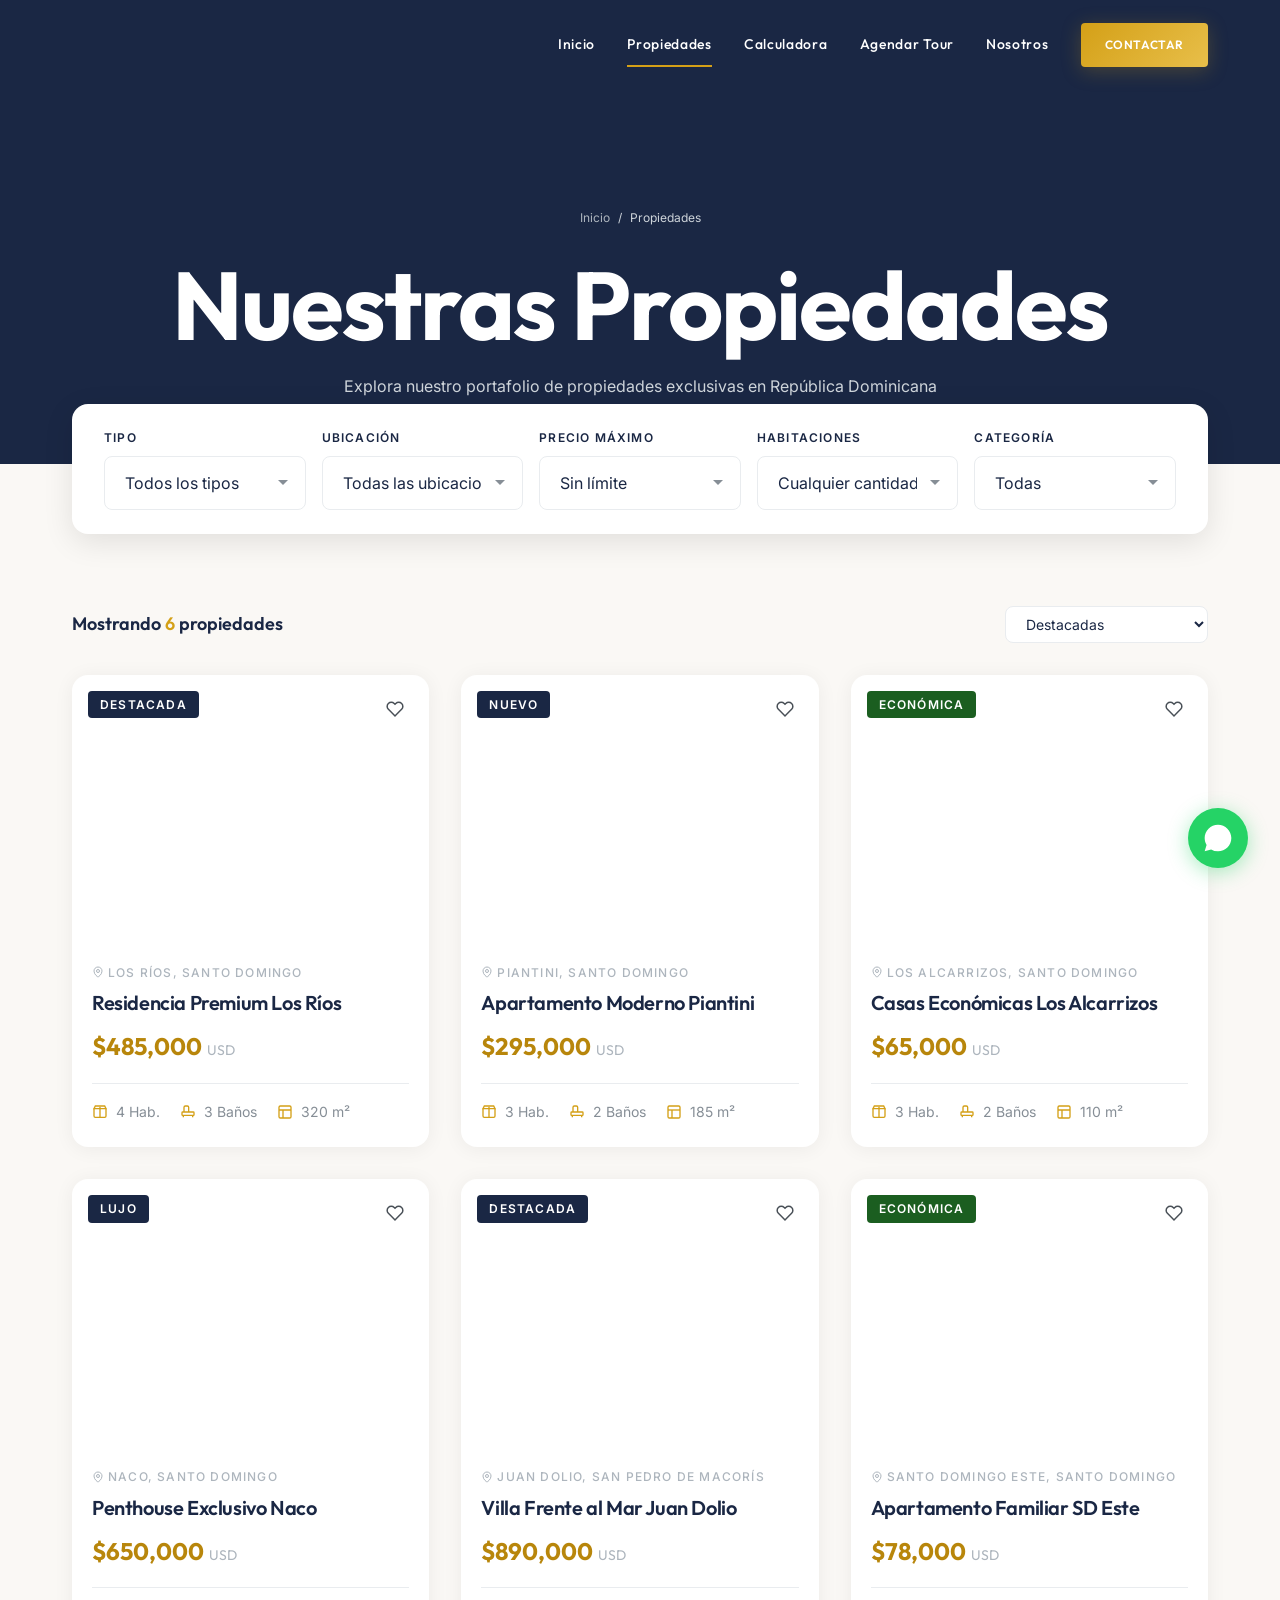
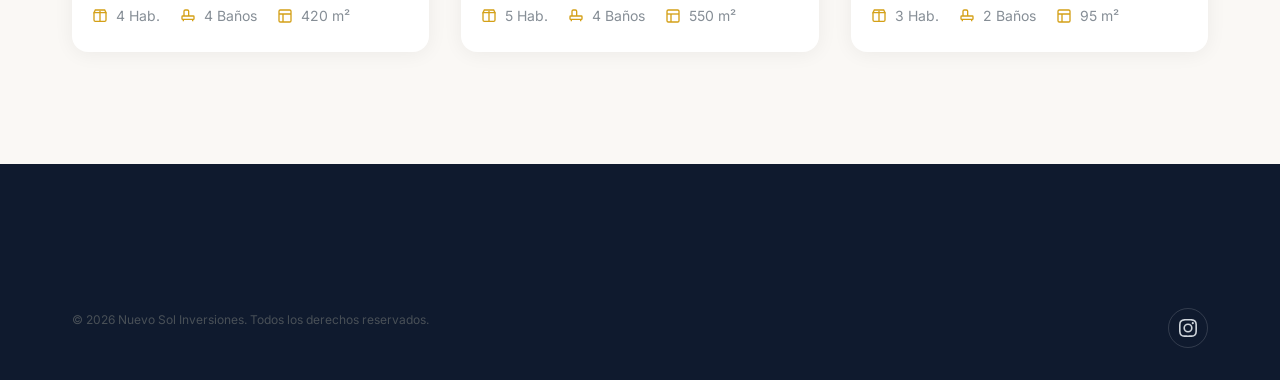
<file: propiedades.html>
<!DOCTYPE html>
<html lang="es" dir="ltr">
<head>
  <meta charset="UTF-8">
  <meta name="viewport" content="width=device-width, initial-scale=1.0">
  <title>Propiedades en Venta | Nuevo Sol Inversiones - Bienes Raíces Santo Domingo</title>
  <meta name="description" content="Explora nuestro catálogo de propiedades en venta en Santo Domingo y República Dominicana. Filtra por ubicación, precio, habitaciones y tipo. Apartamentos, casas, villas y más.">
  <meta name="robots" content="index, follow">
  <link rel="canonical" href="https://nuevosolinversiones.com/propiedades.html">
  <meta property="og:title" content="Propiedades en Venta | Nuevo Sol Inversiones">
  <meta property="og:description" content="Catálogo completo de propiedades en venta. Apartamentos de lujo, casas, villas y proyectos económicos en República Dominicana.">
  <meta property="og:type" content="website">
  <link rel="icon" type="image/png" href="Nuevo Sol LOGO.png">
  <link rel="preconnect" href="https://fonts.googleapis.com">
  <link rel="preconnect" href="https://fonts.gstatic.com" crossorigin>
  <link href="https://fonts.googleapis.com/css2?family=Inter:wght@300;400;500;600&family=Outfit:wght@300;400;500;600;700;800&display=swap" rel="stylesheet">
  <link rel="stylesheet" href="css/variables.css">
  <link rel="stylesheet" href="css/base.css">
  <link rel="stylesheet" href="css/components.css">
  <link rel="stylesheet" href="css/layout.css">
  <link rel="stylesheet" href="css/hero.css">
  <link rel="stylesheet" href="css/gallery.css">
  <link rel="stylesheet" href="css/animations.css">
  <link rel="stylesheet" href="css/responsive.css">
  <style>
    .filter-bar {
      background: var(--color-white);
      padding: var(--space-6) var(--space-8);
      border-radius: var(--radius-xl);
      box-shadow: var(--shadow-lg);
      margin-top: -60px;
      position: relative;
      z-index: 10;
      margin-bottom: var(--space-12);
    }
    .filter-bar__grid {
      display: grid;
      grid-template-columns: repeat(5, 1fr);
      gap: var(--space-4);
      align-items: end;
    }
    .filter-bar__label {
      font-size: var(--text-xs);
      font-weight: var(--weight-semibold);
      color: var(--color-navy);
      text-transform: uppercase;
      letter-spacing: var(--tracking-wider);
      margin-bottom: var(--space-2);
      display: block;
    }
    .results-header {
      display: flex;
      align-items: center;
      justify-content: space-between;
      margin-bottom: var(--space-8);
      flex-wrap: wrap;
      gap: var(--space-4);
    }
    .results-count {
      font-family: var(--font-display);
      font-size: var(--text-lg);
      font-weight: var(--weight-semibold);
      color: var(--color-navy);
    }
    .results-count span {
      color: var(--color-gold);
    }
    .view-toggle {
      display: flex;
      gap: var(--space-2);
    }
    .view-toggle button {
      width: 40px;
      height: 40px;
      border-radius: var(--radius-md);
      display: flex;
      align-items: center;
      justify-content: center;
      background: var(--color-gray-100);
      transition: all var(--duration-normal) var(--ease-out);
    }
    .view-toggle button.active {
      background: var(--color-navy);
      color: white;
    }
    .view-toggle button svg {
      width: 18px;
      height: 18px;
      stroke: currentColor;
      fill: none;
      stroke-width: 2;
    }
    .sort-select {
      padding: var(--space-2) var(--space-4);
      border: 1px solid var(--color-gray-200);
      border-radius: var(--radius-md);
      font-size: var(--text-sm);
      color: var(--color-navy);
      background: var(--color-white);
      cursor: pointer;
    }
    .no-results {
      text-align: center;
      padding: var(--space-16) var(--space-8);
      color: var(--color-gray-500);
    }
    .no-results h3 {
      margin-bottom: var(--space-4);
      color: var(--color-navy);
    }
    .active-filters {
      display: flex;
      gap: var(--space-2);
      flex-wrap: wrap;
      margin-bottom: var(--space-6);
    }
    .active-filter {
      display: inline-flex;
      align-items: center;
      gap: var(--space-2);
      padding: var(--space-1) var(--space-3);
      background: var(--color-gold-glow);
      color: var(--color-gold-dark);
      font-size: var(--text-xs);
      font-weight: var(--weight-semibold);
      border-radius: var(--radius-full);
      cursor: pointer;
    }
    .active-filter:hover {
      background: var(--color-gold);
      color: white;
    }
  </style>
  <script type="application/ld+json">
  {
    "@context": "https://schema.org",
    "@type": "ItemList",
    "name": "Propiedades en Venta - Nuevo Sol Inversiones",
    "description": "Catálogo de propiedades inmobiliarias en venta en Santo Domingo, República Dominicana",
    "url": "https://nuevosolinversiones.com/propiedades.html"
  }
  </script>
</head>
<body class="page-transition">

  <!-- NAV -->
  <nav class="nav nav--transparent" id="mainNav" role="navigation">
    <div class="container">
      <div class="nav__inner">
        <a href="index.html" class="nav__logo"><img src="Nuevo Sol LOGO.png" alt="Nuevo Sol Inversiones" width="50" height="50"></a>
        <div class="nav__links" id="navLinks">
          <a href="index.html" class="nav__link">Inicio</a>
          <a href="propiedades.html" class="nav__link nav__link--active">Propiedades</a>
          <a href="calculadora.html" class="nav__link">Calculadora</a>
          <a href="agendar-tour.html" class="nav__link">Agendar Tour</a>
          <a href="nosotros.html" class="nav__link">Nosotros</a>
          <a href="agendar-tour.html" class="btn btn-primary btn-sm nav__cta">Contactar</a>
        </div>
        <button class="nav__hamburger" id="navHamburger" aria-label="Abrir menú"><span></span><span></span><span></span></button>
      </div>
    </div>
  </nav>
  <div class="nav__mobile" id="navMobile">
    <a href="index.html" class="nav__link" onclick="closeMobileNav()">Inicio</a>
    <a href="propiedades.html" class="nav__link" onclick="closeMobileNav()">Propiedades</a>
    <a href="calculadora.html" class="nav__link" onclick="closeMobileNav()">Calculadora</a>
    <a href="agendar-tour.html" class="nav__link" onclick="closeMobileNav()">Agendar Tour</a>
    <a href="nosotros.html" class="nav__link" onclick="closeMobileNav()">Nosotros</a>
    <a href="agendar-tour.html" class="btn btn-primary btn-lg" onclick="closeMobileNav()">Contactar</a>
  </div>

  <!-- PAGE HEADER -->
  <div class="page-header">
    <div class="container">
      <div class="breadcrumbs" style="justify-content:center;">
        <a href="index.html">Inicio</a>
        <span>/</span>
        <span>Propiedades</span>
      </div>
      <h1>Nuestras Propiedades</h1>
      <p>Explora nuestro portafolio de propiedades exclusivas en República Dominicana</p>
    </div>
  </div>

  <!-- FILTER BAR -->
  <section class="section" style="padding-top: 0;">
    <div class="container">
      <div class="filter-bar reveal">
        <div class="filter-bar__grid">
          <div>
            <label class="filter-bar__label" for="filterType">Tipo</label>
            <select class="form-select" id="filterType">
              <option value="">Todos los tipos</option>
              <option value="Casa">Casa</option>
              <option value="Apartamento">Apartamento</option>
              <option value="Villa">Villa</option>
              <option value="Penthouse">Penthouse</option>
            </select>
          </div>
          <div>
            <label class="filter-bar__label" for="filterLocation">Ubicación</label>
            <select class="form-select" id="filterLocation">
              <option value="">Todas las ubicaciones</option>
              <option value="Los Ríos">Los Ríos</option>
              <option value="Piantini">Piantini</option>
              <option value="Naco">Naco</option>
              <option value="Juan Dolio">Juan Dolio</option>
              <option value="Los Alcarrizos">Los Alcarrizos</option>
              <option value="Santo Domingo Este">Santo Domingo Este</option>
            </select>
          </div>
          <div>
            <label class="filter-bar__label" for="filterPrice">Precio Máximo</label>
            <select class="form-select" id="filterPrice">
              <option value="">Sin límite</option>
              <option value="100000">Hasta $100,000</option>
              <option value="200000">Hasta $200,000</option>
              <option value="300000">Hasta $300,000</option>
              <option value="500000">Hasta $500,000</option>
              <option value="1000000">Hasta $1,000,000</option>
            </select>
          </div>
          <div>
            <label class="filter-bar__label" for="filterBedrooms">Habitaciones</label>
            <select class="form-select" id="filterBedrooms">
              <option value="">Cualquier cantidad</option>
              <option value="2">2+ Habitaciones</option>
              <option value="3">3+ Habitaciones</option>
              <option value="4">4+ Habitaciones</option>
              <option value="5">5+ Habitaciones</option>
            </select>
          </div>
          <div>
            <label class="filter-bar__label" for="filterCategory">Categoría</label>
            <select class="form-select" id="filterCategory">
              <option value="">Todas</option>
              <option value="luxury">Lujo</option>
              <option value="lowcost">Económica</option>
            </select>
          </div>
        </div>
      </div>

      <!-- Active Filters -->
      <div class="active-filters" id="activeFilters"></div>

      <!-- Results Header -->
      <div class="results-header">
        <div class="results-count" id="resultsCount">Mostrando <span>6</span> propiedades</div>
        <div style="display:flex;align-items:center;gap:var(--space-4);">
          <select class="sort-select" id="sortSelect">
            <option value="featured">Destacadas</option>
            <option value="price-asc">Precio: Menor a Mayor</option>
            <option value="price-desc">Precio: Mayor a Menor</option>
            <option value="area-desc">Mayor Superficie</option>
            <option value="rooms-desc">Más Habitaciones</option>
          </select>
        </div>
      </div>

      <!-- Properties Grid -->
      <div class="grid grid--properties" id="propertiesGrid"></div>

      <!-- No Results -->
      <div class="no-results" id="noResults" style="display:none;">
        <svg width="64" height="64" viewBox="0 0 24 24" fill="none" stroke="var(--color-gray-300)" stroke-width="1"><circle cx="11" cy="11" r="8"/><path d="M21 21l-4.35-4.35"/></svg>
        <h3>No encontramos propiedades</h3>
        <p>Intenta ajustar los filtros o <a href="propiedades.html" style="color:var(--color-gold);">ver todas las propiedades</a></p>
      </div>
    </div>
  </section>

  <!-- FOOTER (Simplified) -->
  <footer class="footer">
    <div class="container">
      <div class="footer__bottom" style="border-top:none;">
        <p>&copy; 2026 Nuevo Sol Inversiones. Todos los derechos reservados.</p>
        <div class="footer__social">
          <a href="https://instagram.com/nuevosolinversiones" target="_blank" rel="noopener" aria-label="Instagram">
            <svg viewBox="0 0 24 24"><path d="M12 2.163c3.204 0 3.584.012 4.85.07 3.252.148 4.771 1.691 4.919 4.919.058 1.265.069 1.645.069 4.849 0 3.205-.012 3.584-.069 4.849-.149 3.225-1.664 4.771-4.919 4.919-1.266.058-1.644.07-4.85.07-3.204 0-3.584-.012-4.849-.07-3.26-.149-4.771-1.699-4.919-4.92-.058-1.265-.07-1.644-.07-4.849 0-3.204.013-3.583.07-4.849.149-3.227 1.664-4.771 4.919-4.919 1.266-.057 1.645-.069 4.849-.069zM12 0C8.741 0 8.333.014 7.053.072 2.695.272.273 2.69.073 7.052.014 8.333 0 8.741 0 12c0 3.259.014 3.668.072 4.948.2 4.358 2.618 6.78 6.98 6.98C8.333 23.986 8.741 24 12 24c3.259 0 3.668-.014 4.948-.072 4.354-.2 6.782-2.618 6.979-6.98.059-1.28.073-1.689.073-4.948 0-3.259-.014-3.667-.072-4.947-.196-4.354-2.617-6.78-6.979-6.98C15.668.014 15.259 0 12 0zm0 5.838a6.162 6.162 0 100 12.324 6.162 6.162 0 000-12.324zM12 16a4 4 0 110-8 4 4 0 010 8zm6.406-11.845a1.44 1.44 0 100 2.881 1.44 1.44 0 000-2.881z"/></svg>
          </a>
        </div>
      </div>
    </div>
  </footer>

  <!-- WhatsApp -->
  <a href="https://wa.me/18096972050?text=Hola%2C%20estoy%20interesado%20en%20una%20propiedad" class="whatsapp-float" target="_blank" rel="noopener" aria-label="WhatsApp">
    <svg viewBox="0 0 24 24"><path d="M17.472 14.382c-.297-.149-1.758-.867-2.03-.967-.273-.099-.471-.148-.67.15-.197.297-.767.966-.94 1.164-.173.199-.347.223-.644.075-.297-.15-1.255-.463-2.39-1.475-.883-.788-1.48-1.761-1.653-2.059-.173-.297-.018-.458.13-.606.134-.133.298-.347.446-.52.149-.174.198-.298.298-.497.099-.198.05-.371-.025-.52-.075-.149-.669-1.612-.916-2.207-.242-.579-.487-.5-.669-.51-.173-.008-.371-.01-.57-.01-.198 0-.52.074-.792.372-.272.297-1.04 1.016-1.04 2.479 0 1.462 1.065 2.875 1.213 3.074.149.198 2.096 3.2 5.077 4.487.709.306 1.262.489 1.694.625.712.227 1.36.195 1.871.118.571-.085 1.758-.719 2.006-1.413.248-.694.248-1.289.173-1.413-.074-.124-.272-.198-.57-.347z"/><path d="M12 2C6.477 2 2 6.477 2 12c0 1.89.525 3.66 1.438 5.168L2 22l4.832-1.438A9.955 9.955 0 0 0 12 22c5.523 0 10-4.477 10-10S17.523 2 12 2z"/></svg>
    <span class="whatsapp-float__tooltip">¿Necesitas ayuda? 💬</span>
  </a>

  <script src="js/app.js" defer></script>
  <script>
    document.addEventListener('DOMContentLoaded', () => {
      // Wait for data to load
      setTimeout(initFilters, 300);
    });

    function initFilters() {
      const properties = window.getProperties ? window.getProperties() : [];
      const grid = document.getElementById('propertiesGrid');
      const countEl = document.getElementById('resultsCount');
      const noResults = document.getElementById('noResults');
      const activeFiltersEl = document.getElementById('activeFilters');

      // Read URL params
      const params = new URLSearchParams(window.location.search);
      if (params.get('type')) document.getElementById('filterType').value = params.get('type');
      if (params.get('category')) document.getElementById('filterCategory').value = params.get('category');
      if (params.get('location')) document.getElementById('filterLocation').value = params.get('location');

      function applyFilters() {
        const type = document.getElementById('filterType').value;
        const location = document.getElementById('filterLocation').value;
        const maxPrice = document.getElementById('filterPrice').value;
        const minBedrooms = document.getElementById('filterBedrooms').value;
        const category = document.getElementById('filterCategory').value;
        const sort = document.getElementById('sortSelect').value;

        let filtered = [...properties];

        if (type) filtered = filtered.filter(p => p.type === type);
        if (location) filtered = filtered.filter(p => p.location.neighborhood === location);
        if (maxPrice) filtered = filtered.filter(p => p.price <= parseInt(maxPrice));
        if (minBedrooms) filtered = filtered.filter(p => p.features.bedrooms >= parseInt(minBedrooms));
        if (category) filtered = filtered.filter(p => p.category === category);

        // Sort
        switch (sort) {
          case 'price-asc': filtered.sort((a, b) => a.price - b.price); break;
          case 'price-desc': filtered.sort((a, b) => b.price - a.price); break;
          case 'area-desc': filtered.sort((a, b) => b.features.area_m2 - a.features.area_m2); break;
          case 'rooms-desc': filtered.sort((a, b) => b.features.bedrooms - a.features.bedrooms); break;
          default: filtered.sort((a, b) => (b.featured ? 1 : 0) - (a.featured ? 1 : 0)); break;
        }

        // Render
        if (filtered.length > 0) {
          grid.innerHTML = filtered.map(p => window.createPropertyCard(p)).join('');
          grid.style.display = '';
          noResults.style.display = 'none';
        } else {
          grid.style.display = 'none';
          noResults.style.display = 'block';
        }

        countEl.innerHTML = `Mostrando <span>${filtered.length}</span> propiedad${filtered.length !== 1 ? 'es' : ''}`;

        // Active filters
        const filters = [];
        if (type) filters.push({ label: type, key: 'filterType' });
        if (location) filters.push({ label: location, key: 'filterLocation' });
        if (maxPrice) filters.push({ label: `Hasta $${parseInt(maxPrice).toLocaleString()}`, key: 'filterPrice' });
        if (minBedrooms) filters.push({ label: `${minBedrooms}+ Hab.`, key: 'filterBedrooms' });
        if (category) filters.push({ label: category === 'luxury' ? 'Lujo' : 'Económica', key: 'filterCategory' });

        activeFiltersEl.innerHTML = filters.map(f =>
          `<span class="active-filter" onclick="document.getElementById('${f.key}').value=''; applyFilters();">${f.label} ✕</span>`
        ).join('');
      }

      window.applyFilters = applyFilters;

      // Bind events
      ['filterType', 'filterLocation', 'filterPrice', 'filterBedrooms', 'filterCategory', 'sortSelect'].forEach(id => {
        document.getElementById(id).addEventListener('change', applyFilters);
      });

      applyFilters();
    }
  </script>
</body>
</html>
</file>
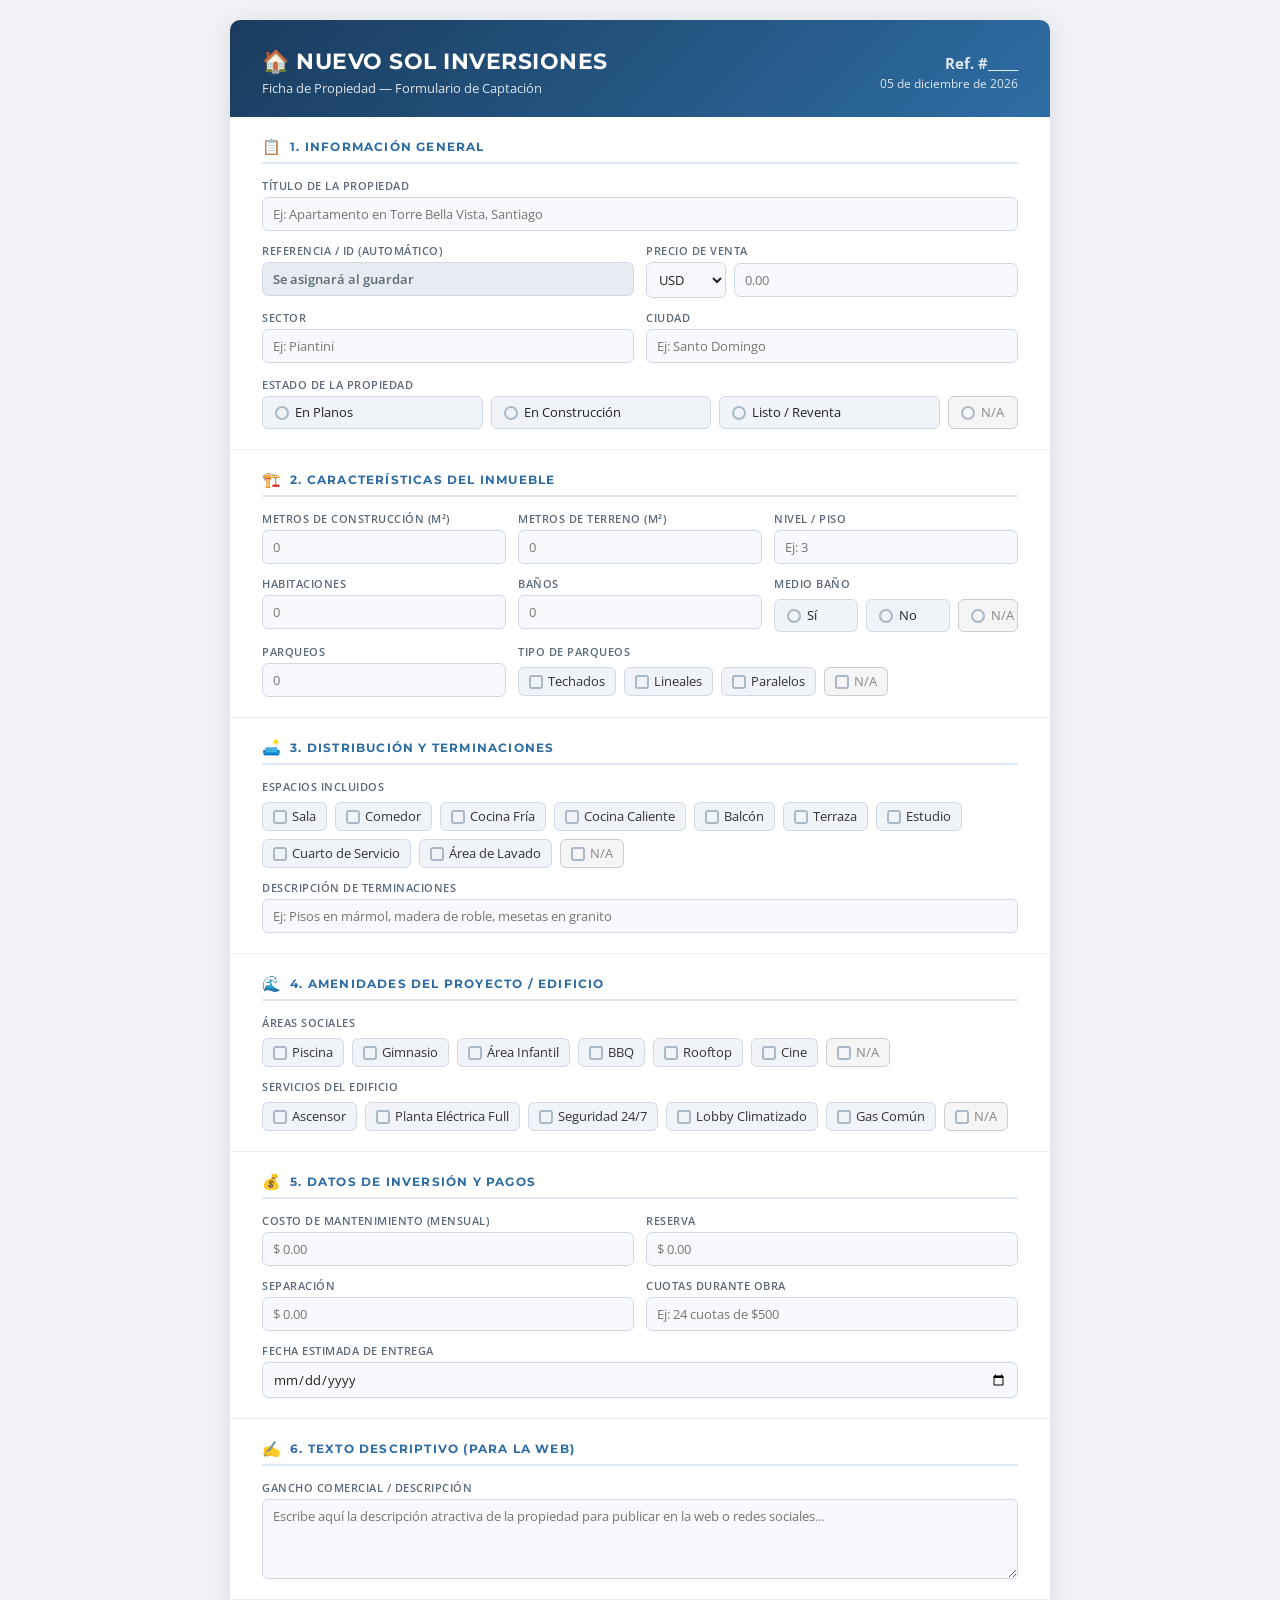
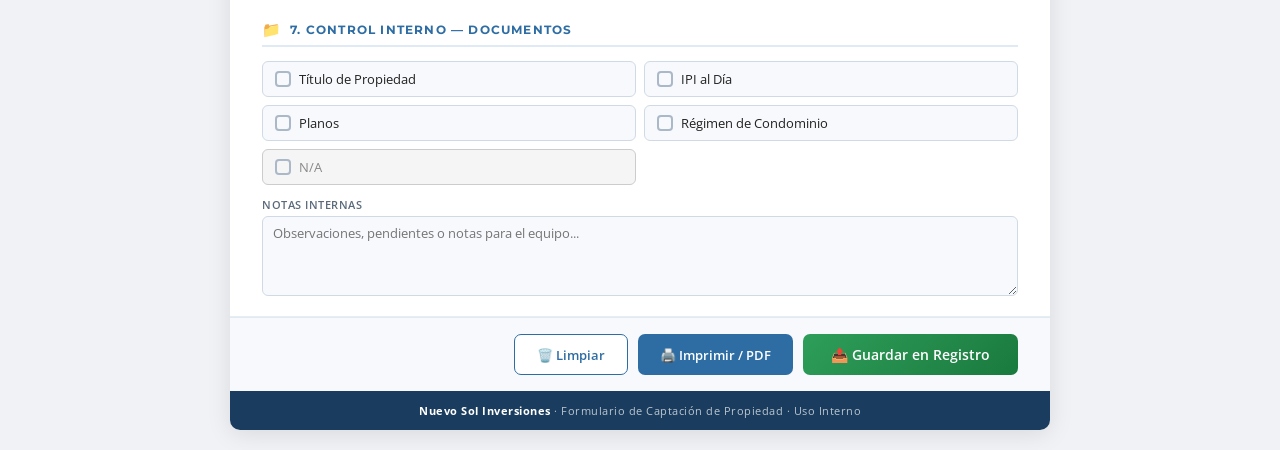
<file: Fichas de propiedades/ficha_propiedad.html>
<!DOCTYPE html>
<html lang="es">
<head>
<meta charset="UTF-8">
<meta name="viewport" content="width=device-width, initial-scale=1.0">
<title>Ficha de Propiedad - Nuevo Sol Inversiones</title>
<meta name="description" content="Formulario de captación de propiedades — Nuevo Sol Inversiones. Registro interno de inmuebles.">
<style>
  @import url('https://fonts.googleapis.com/css2?family=Montserrat:wght@400;600;700&family=Open+Sans:wght@400;600&display=swap');

  * { box-sizing: border-box; margin: 0; padding: 0; }

  body {
    font-family: 'Open Sans', sans-serif;
    background: #f0f2f5;
    color: #222;
    padding: 20px;
  }

  .page {
    max-width: 820px;
    margin: 0 auto;
    background: #fff;
    border-radius: 10px;
    overflow: hidden;
    box-shadow: 0 4px 24px rgba(0,0,0,0.10);
  }

  /* HEADER */
  .header {
    background: linear-gradient(135deg, #1a3c5e 0%, #2e6da4 100%);
    color: #fff;
    padding: 28px 32px 20px;
    display: flex;
    align-items: center;
    justify-content: space-between;
    gap: 16px;
  }
  .header-left h1 {
    font-family: 'Montserrat', sans-serif;
    font-size: 22px;
    font-weight: 700;
    letter-spacing: 0.5px;
  }
  .header-left p {
    font-size: 13px;
    opacity: 0.85;
    margin-top: 4px;
  }
  .header-right {
    text-align: right;
    font-size: 12px;
    opacity: 0.85;
  }
  .header-right .ref {
    font-size: 15px;
    font-weight: 700;
    margin-bottom: 2px;
  }

  /* SECTIONS */
  .section {
    padding: 20px 32px;
    border-bottom: 1px solid #e8edf2;
  }
  .section:last-child { border-bottom: none; }

  .section-title {
    font-family: 'Montserrat', sans-serif;
    font-size: 12px;
    font-weight: 700;
    letter-spacing: 1.2px;
    text-transform: uppercase;
    color: #2e6da4;
    margin-bottom: 14px;
    padding-bottom: 6px;
    border-bottom: 2px solid #e0eaf4;
    display: flex;
    align-items: center;
    gap: 8px;
  }
  .section-title span { font-size: 15px; }

  /* GRID */
  .grid { display: grid; gap: 12px; }
  .grid-2 { grid-template-columns: 1fr 1fr; }
  .grid-3 { grid-template-columns: 1fr 1fr 1fr; }
  .col-span-2 { grid-column: span 2; }
  .col-span-3 { grid-column: span 3; }

  /* FIELD */
  .field { display: flex; flex-direction: column; gap: 4px; }
  .field label.field-label {
    font-size: 11px;
    font-weight: 600;
    color: #5a6a7a;
    text-transform: uppercase;
    letter-spacing: 0.5px;
  }
  .field input[type="text"],
  .field input[type="number"],
  .field input[type="date"],
  .field textarea,
  .field select {
    border: 1.5px solid #d0dae6;
    border-radius: 6px;
    padding: 7px 10px;
    font-size: 13px;
    font-family: 'Open Sans', sans-serif;
    color: #222;
    background: #f7f9fc;
    transition: border-color 0.2s;
    outline: none;
    width: 100%;
  }
  .field input:focus,
  .field textarea:focus,
  .field select:focus {
    border-color: #2e6da4;
    background: #fff;
  }
  .field textarea { resize: vertical; min-height: 80px; }

  /* PRECIO */
  .precio-group {
    display: flex;
    gap: 8px;
    align-items: center;
  }
  .precio-group select {
    width: 80px;
    flex-shrink: 0;
    border: 1.5px solid #d0dae6;
    border-radius: 6px;
    padding: 7px 8px;
    font-size: 13px;
    background: #f7f9fc;
    font-family: 'Open Sans', sans-serif;
    outline: none;
    cursor: pointer;
  }
  .precio-group select:focus { border-color: #2e6da4; }
  .precio-group input { flex: 1; }

  /* CHECKBOXES */
  .check-group {
    display: flex;
    flex-wrap: wrap;
    gap: 8px;
    margin-top: 4px;
  }
  .check-item {
    display: flex;
    align-items: center;
    gap: 5px;
    font-size: 12.5px;
    color: #333;
    cursor: pointer;
    background: #f0f4f9;
    border: 1.5px solid #d0dae6;
    border-radius: 6px;
    padding: 5px 10px;
    transition: all 0.15s;
    user-select: none;
  }
  .check-item:hover {
    border-color: #aab8c8;
    background: #e8ecf2;
  }
  .check-item input[type="checkbox"] {
    position: absolute;
    opacity: 0;
    width: 0;
    height: 0;
    pointer-events: none;
  }
  .check-item.checked {
    background: #e0eaf8;
    border-color: #2e6da4;
    color: #1a3c5e;
    font-weight: 600;
  }
  .check-item .box {
    width: 14px; height: 14px;
    border: 2px solid #aab8c8;
    border-radius: 3px;
    display: flex; align-items: center; justify-content: center;
    font-size: 10px; color: transparent;
    flex-shrink: 0;
    transition: all 0.15s;
  }
  .check-item .box::after { content: '✓'; }
  .check-item.checked .box {
    background: #2e6da4;
    border-color: #2e6da4;
    color: #fff;
  }

  /* N/A items */
  .check-item.na-item {
    background: #f5f5f5;
    border-color: #ccc;
    color: #888;
  }
  .check-item.na-item:hover {
    background: #eee;
    border-color: #aaa;
  }
  .check-item.na-item.checked {
    background: #e8e8e8;
    border-color: #999;
    color: #555;
    font-weight: 600;
  }
  .check-item.na-item.checked .box {
    background: #999;
    border-color: #999;
    color: #fff;
  }

  /* ESTADO (radio groups) */
  .estado-group {
    display: flex;
    gap: 8px;
    flex-wrap: wrap;
  }
  .estado-item {
    flex: 1;
    min-width: 100px;
    display: flex;
    align-items: center;
    gap: 6px;
    font-size: 12.5px;
    cursor: pointer;
    background: #f0f4f9;
    border: 1.5px solid #d0dae6;
    border-radius: 6px;
    padding: 7px 12px;
    transition: all 0.15s;
    user-select: none;
  }
  .estado-item:hover {
    border-color: #aab8c8;
    background: #e8ecf2;
  }
  .estado-item input[type="radio"] {
    position: absolute;
    opacity: 0;
    width: 0;
    height: 0;
    pointer-events: none;
  }
  .estado-item.selected {
    background: #e0eaf8;
    border-color: #2e6da4;
    color: #1a3c5e;
    font-weight: 600;
  }
  .radio-dot {
    width: 14px; height: 14px;
    border: 2px solid #aab8c8;
    border-radius: 50%;
    display: flex; align-items: center; justify-content: center;
    flex-shrink: 0;
    transition: all 0.15s;
  }
  .estado-item.selected .radio-dot {
    border-color: #2e6da4;
    background: #2e6da4;
    box-shadow: inset 0 0 0 3px #fff;
  }

  /* N/A radio */
  .estado-item.na-item {
    background: #f5f5f5;
    border-color: #ccc;
    color: #888;
    flex: 0;
    min-width: 70px;
  }
  .estado-item.na-item:hover {
    background: #eee;
    border-color: #aaa;
  }
  .estado-item.na-item.selected {
    background: #e8e8e8;
    border-color: #999;
    color: #555;
    font-weight: 600;
  }
  .estado-item.na-item.selected .radio-dot {
    border-color: #999;
    background: #999;
    box-shadow: inset 0 0 0 3px #fff;
  }

  /* DOCS CHECKLIST */
  .doc-list {
    display: grid;
    grid-template-columns: 1fr 1fr;
    gap: 8px;
  }
  .doc-item {
    display: flex;
    align-items: center;
    gap: 8px;
    font-size: 13px;
    padding: 8px 12px;
    background: #f7f9fc;
    border: 1.5px solid #d0dae6;
    border-radius: 6px;
    cursor: pointer;
    transition: all 0.15s;
    user-select: none;
  }
  .doc-item:hover {
    border-color: #aab8c8;
    background: #eef2f7;
  }
  .doc-item.checked {
    background: #eaf5ea;
    border-color: #3a9a5c;
    color: #1e5c33;
    font-weight: 600;
  }
  .doc-item input[type="checkbox"] {
    position: absolute;
    opacity: 0;
    width: 0;
    height: 0;
    pointer-events: none;
  }
  .doc-box {
    width: 16px; height: 16px;
    border: 2px solid #aab8c8;
    border-radius: 4px;
    display: flex; align-items: center; justify-content: center;
    font-size: 11px; color: transparent;
    flex-shrink: 0;
    transition: all 0.15s;
  }
  .doc-box::after { content: '✓'; }
  .doc-item.checked .doc-box {
    background: #3a9a5c;
    border-color: #3a9a5c;
    color: #fff;
  }
  /* N/A doc item */
  .doc-item.na-item {
    background: #f5f5f5;
    border-color: #ccc;
    color: #888;
  }
  .doc-item.na-item:hover {
    background: #eee;
    border-color: #aaa;
  }
  .doc-item.na-item.checked {
    background: #e8e8e8;
    border-color: #999;
    color: #555;
    font-weight: 600;
  }
  .doc-item.na-item.checked .doc-box {
    background: #999;
    border-color: #999;
    color: #fff;
  }

  /* FOOTER */
  .footer {
    background: #1a3c5e;
    color: rgba(255,255,255,0.7);
    text-align: center;
    padding: 12px;
    font-size: 11px;
    letter-spacing: 0.5px;
  }
  .footer strong { color: #fff; }

  /* ACTIONS */
  .actions {
    display: flex;
    justify-content: flex-end;
    gap: 10px;
    padding: 16px 32px;
    background: #f7f9fc;
    border-top: 1px solid #e0eaf4;
    flex-wrap: wrap;
  }
  .btn {
    padding: 9px 22px;
    border-radius: 7px;
    font-size: 13px;
    font-weight: 600;
    cursor: pointer;
    border: none;
    font-family: 'Open Sans', sans-serif;
    transition: all 0.2s;
    display: inline-flex;
    align-items: center;
    gap: 6px;
  }
  .btn-outline {
    background: #fff;
    border: 1.5px solid #2e6da4;
    color: #2e6da4;
  }
  .btn-outline:hover { background: #e0eaf8; }
  .btn-primary {
    background: #2e6da4;
    color: #fff;
  }
  .btn-primary:hover { background: #1a3c5e; }
  .btn-success {
    background: linear-gradient(135deg, #2e9e5a 0%, #1a7a3e 100%);
    color: #fff;
    padding: 11px 28px;
    font-size: 14px;
  }
  .btn-success:hover { background: linear-gradient(135deg, #1a7a3e 0%, #145c2e 100%); }
  .btn:disabled {
    opacity: 0.6;
    cursor: not-allowed;
  }

  /* SPINNER */
  .spinner {
    width: 16px;
    height: 16px;
    border: 2px solid rgba(255,255,255,0.3);
    border-top-color: #fff;
    border-radius: 50%;
    animation: spin 0.6s linear infinite;
    display: none;
  }
  .btn.loading .spinner { display: inline-block; }
  .btn.loading .btn-text { display: none; }
  @keyframes spin { to { transform: rotate(360deg); } }

  /* TOAST */
  .toast-container {
    position: fixed;
    top: 20px;
    right: 20px;
    z-index: 10000;
    display: flex;
    flex-direction: column;
    gap: 10px;
  }
  .toast {
    padding: 14px 22px;
    border-radius: 10px;
    font-size: 13px;
    font-weight: 600;
    font-family: 'Open Sans', sans-serif;
    color: #fff;
    box-shadow: 0 6px 24px rgba(0,0,0,0.18);
    animation: toastIn 0.35s ease-out;
    display: flex;
    align-items: center;
    gap: 8px;
    max-width: 360px;
  }
  .toast.success { background: linear-gradient(135deg, #2e9e5a, #1a7a3e); }
  .toast.error { background: linear-gradient(135deg, #d9534f, #b52b27); }
  .toast.info { background: linear-gradient(135deg, #2e6da4, #1a3c5e); }
  .toast.removing { animation: toastOut 0.3s ease-in forwards; }
  @keyframes toastIn { from { opacity: 0; transform: translateX(80px); } to { opacity: 1; transform: translateX(0); } }
  @keyframes toastOut { from { opacity: 1; transform: translateX(0); } to { opacity: 0; transform: translateX(80px); } }

  /* CONFIG BANNER */
  .config-banner {
    background: linear-gradient(135deg, #fff3cd 0%, #ffeeba 100%);
    border: 1.5px solid #f0c36d;
    border-radius: 8px;
    padding: 14px 20px;
    margin: 16px 32px;
    font-size: 12.5px;
    color: #856404;
    display: flex;
    align-items: flex-start;
    gap: 10px;
  }
  .config-banner .banner-icon { font-size: 18px; flex-shrink: 0; margin-top: 1px; }
  .config-banner code {
    background: rgba(0,0,0,0.08);
    padding: 2px 6px;
    border-radius: 4px;
    font-size: 11px;
    word-break: break-all;
  }
  .config-banner a {
    color: #856404;
    font-weight: 600;
  }

  @media print {
    body { background: #fff; padding: 0; }
    .page { box-shadow: none; border-radius: 0; }
    .actions { display: none; }
    .config-banner { display: none; }
    .toast-container { display: none; }
  }

  @media (max-width: 600px) {
    .grid-2, .grid-3 { grid-template-columns: 1fr; }
    .col-span-2, .col-span-3 { grid-column: span 1; }
    .doc-list { grid-template-columns: 1fr; }
    .section { padding: 16px; }
    .header { flex-direction: column; align-items: flex-start; }
    .header-right { text-align: left; }
    .actions { padding: 12px 16px; }
    .config-banner { margin: 12px 16px; }
  }
</style>
</head>
<body>

<div class="toast-container" id="toastContainer"></div>

<div class="page">

  <!-- HEADER -->
  <div class="header">
    <div class="header-left">
      <h1>🏠 NUEVO SOL INVERSIONES</h1>
      <p>Ficha de Propiedad — Formulario de Captación</p>
    </div>
    <div class="header-right">
      <div class="ref">Ref. #<span id="refNum">_____</span></div>
      <div id="fechaHoy"></div>
    </div>
  </div>

  <!-- CONFIG BANNER -->
  <div class="config-banner" id="configBanner">
    <div class="banner-icon">⚙️</div>
    <div>
      <strong>Configuración requerida:</strong> Para conectar con Google Sheets, pega la URL de tu Google Apps Script Web App aquí abajo y haz clic en "Guardar".<br>
      <div style="margin-top:8px; display:flex; gap:6px; align-items:center; flex-wrap:wrap;">
        <input type="text" id="sheetsUrlInput" placeholder="https://script.google.com/macros/s/xxx/exec" 
               style="flex:1; min-width:200px; padding:6px 10px; border:1.5px solid #d0a848; border-radius:5px; font-size:12px; font-family:'Open Sans',sans-serif; outline:none;">
        <button onclick="saveGoogleSheetsUrl()" style="padding:6px 14px; background:#856404; color:#fff; border:none; border-radius:5px; font-size:12px; font-weight:600; cursor:pointer; font-family:'Open Sans',sans-serif;">Guardar</button>
      </div>
    </div>
  </div>

  <form id="propertyForm" onsubmit="return false;">

  <!-- 1. INFORMACIÓN GENERAL -->
  <div class="section">
    <div class="section-title"><span>📋</span> 1. Información General</div>
    <div class="grid grid-2">
      <div class="field col-span-2">
        <label class="field-label" for="titulo_propiedad">Título de la Propiedad</label>
        <input type="text" id="titulo_propiedad" name="titulo_propiedad" placeholder="Ej: Apartamento en Torre Bella Vista, Santiago">
      </div>
      <div class="field">
        <label class="field-label" for="referencia_id">Referencia / ID (Automático)</label>
        <input type="text" id="referencia_id" name="referencia_id" readonly style="background-color: #e8ecf2; color: #5a6a7a; font-weight: 600; cursor: not-allowed; border-color: #d0dae6;" title="Generado automáticamente">
      </div>
      <div class="field">
        <label class="field-label">Precio de Venta</label>
        <div class="precio-group">
          <select id="moneda" name="moneda">
            <option value="USD">USD</option>
            <option value="DOP">DOP</option>
          </select>
          <input type="text" id="precio_venta" name="precio_venta" placeholder="0.00">
        </div>
      </div>
      <div class="field">
        <label class="field-label" for="sector">Sector</label>
        <input type="text" id="sector" name="sector" placeholder="Ej: Piantini">
      </div>
      <div class="field">
        <label class="field-label" for="ciudad">Ciudad</label>
        <input type="text" id="ciudad" name="ciudad" placeholder="Ej: Santo Domingo">
      </div>
    </div>
    <div style="margin-top:14px;">
      <div class="field">
        <label class="field-label">Estado de la Propiedad</label>
        <div class="estado-group" id="estadoGroup" data-name="estado_propiedad">
          <label class="estado-item" onclick="selectRadio(this)">
            <input type="radio" name="estado_propiedad" value="En Planos">
            <div class="radio-dot"></div> En Planos
          </label>
          <label class="estado-item" onclick="selectRadio(this)">
            <input type="radio" name="estado_propiedad" value="En Construcción">
            <div class="radio-dot"></div> En Construcción
          </label>
          <label class="estado-item" onclick="selectRadio(this)">
            <input type="radio" name="estado_propiedad" value="Listo / Reventa">
            <div class="radio-dot"></div> Listo / Reventa
          </label>
          <label class="estado-item na-item" onclick="selectRadio(this)">
            <input type="radio" name="estado_propiedad" value="N/A">
            <div class="radio-dot"></div> N/A
          </label>
        </div>
      </div>
    </div>
  </div>

  <!-- 2. CARACTERÍSTICAS -->
  <div class="section">
    <div class="section-title"><span>🏗️</span> 2. Características del Inmueble</div>
    <div class="grid grid-3">
      <div class="field">
        <label class="field-label" for="metros_construccion">Metros de Construcción (m²)</label>
        <input type="number" id="metros_construccion" name="metros_construccion" placeholder="0" min="0">
      </div>
      <div class="field">
        <label class="field-label" for="metros_terreno">Metros de Terreno (m²)</label>
        <input type="number" id="metros_terreno" name="metros_terreno" placeholder="0" min="0">
      </div>
      <div class="field">
        <label class="field-label" for="nivel_piso">Nivel / Piso</label>
        <input type="text" id="nivel_piso" name="nivel_piso" placeholder="Ej: 3">
      </div>
      <div class="field">
        <label class="field-label" for="habitaciones">Habitaciones</label>
        <input type="number" id="habitaciones" name="habitaciones" placeholder="0" min="0">
      </div>
      <div class="field">
        <label class="field-label" for="banos">Baños</label>
        <input type="number" id="banos" name="banos" placeholder="0" min="0">
      </div>
      <div class="field">
        <label class="field-label">Medio Baño</label>
        <div class="estado-group" style="margin-top:4px;" data-name="medio_bano">
          <label class="estado-item" onclick="selectRadio(this)" style="min-width:60px">
            <input type="radio" name="medio_bano" value="Sí">
            <div class="radio-dot"></div> Sí
          </label>
          <label class="estado-item" onclick="selectRadio(this)" style="min-width:60px">
            <input type="radio" name="medio_bano" value="No">
            <div class="radio-dot"></div> No
          </label>
          <label class="estado-item na-item" onclick="selectRadio(this)" style="min-width:60px">
            <input type="radio" name="medio_bano" value="N/A">
            <div class="radio-dot"></div> N/A
          </label>
        </div>
      </div>
      <div class="field">
        <label class="field-label" for="parqueos_cantidad">Parqueos</label>
        <input type="number" id="parqueos_cantidad" name="parqueos_cantidad" placeholder="0" min="0">
      </div>
      <div class="field col-span-2">
        <label class="field-label">Tipo de Parqueos</label>
        <div class="check-group" data-group="tipo_parqueos">
          <label class="check-item" onclick="toggleCheck(this)"><input type="checkbox" name="tipo_parqueos" value="Techados"><div class="box"></div> Techados</label>
          <label class="check-item" onclick="toggleCheck(this)"><input type="checkbox" name="tipo_parqueos" value="Lineales"><div class="box"></div> Lineales</label>
          <label class="check-item" onclick="toggleCheck(this)"><input type="checkbox" name="tipo_parqueos" value="Paralelos"><div class="box"></div> Paralelos</label>
          <label class="check-item na-item" onclick="toggleNa(this, 'tipo_parqueos')"><input type="checkbox" name="tipo_parqueos" value="N/A"><div class="box"></div> N/A</label>
        </div>
      </div>
    </div>
  </div>

  <!-- 3. DISTRIBUCIÓN Y TERMINACIONES -->
  <div class="section">
    <div class="section-title"><span>🛋️</span> 3. Distribución y Terminaciones</div>
    <div class="field" style="margin-bottom:12px;">
      <label class="field-label">Espacios Incluidos</label>
      <div class="check-group" data-group="espacios_incluidos">
        <label class="check-item" onclick="toggleCheck(this)"><input type="checkbox" name="espacios_incluidos" value="Sala"><div class="box"></div> Sala</label>
        <label class="check-item" onclick="toggleCheck(this)"><input type="checkbox" name="espacios_incluidos" value="Comedor"><div class="box"></div> Comedor</label>
        <label class="check-item" onclick="toggleCheck(this)"><input type="checkbox" name="espacios_incluidos" value="Cocina Fría"><div class="box"></div> Cocina Fría</label>
        <label class="check-item" onclick="toggleCheck(this)"><input type="checkbox" name="espacios_incluidos" value="Cocina Caliente"><div class="box"></div> Cocina Caliente</label>
        <label class="check-item" onclick="toggleCheck(this)"><input type="checkbox" name="espacios_incluidos" value="Balcón"><div class="box"></div> Balcón</label>
        <label class="check-item" onclick="toggleCheck(this)"><input type="checkbox" name="espacios_incluidos" value="Terraza"><div class="box"></div> Terraza</label>
        <label class="check-item" onclick="toggleCheck(this)"><input type="checkbox" name="espacios_incluidos" value="Estudio"><div class="box"></div> Estudio</label>
        <label class="check-item" onclick="toggleCheck(this)"><input type="checkbox" name="espacios_incluidos" value="Cuarto de Servicio"><div class="box"></div> Cuarto de Servicio</label>
        <label class="check-item" onclick="toggleCheck(this)"><input type="checkbox" name="espacios_incluidos" value="Área de Lavado"><div class="box"></div> Área de Lavado</label>
        <label class="check-item na-item" onclick="toggleNa(this, 'espacios_incluidos')"><input type="checkbox" name="espacios_incluidos" value="N/A"><div class="box"></div> N/A</label>
      </div>
    </div>
    <div class="field">
      <label class="field-label" for="terminaciones">Descripción de Terminaciones</label>
      <input type="text" id="terminaciones" name="terminaciones" placeholder="Ej: Pisos en mármol, madera de roble, mesetas en granito">
    </div>
  </div>

  <!-- 4. AMENIDADES -->
  <div class="section">
    <div class="section-title"><span>🌊</span> 4. Amenidades del Proyecto / Edificio</div>
    <div class="field" style="margin-bottom:12px;">
      <label class="field-label">Áreas Sociales</label>
      <div class="check-group" data-group="areas_sociales">
        <label class="check-item" onclick="toggleCheck(this)"><input type="checkbox" name="areas_sociales" value="Piscina"><div class="box"></div> Piscina</label>
        <label class="check-item" onclick="toggleCheck(this)"><input type="checkbox" name="areas_sociales" value="Gimnasio"><div class="box"></div> Gimnasio</label>
        <label class="check-item" onclick="toggleCheck(this)"><input type="checkbox" name="areas_sociales" value="Área Infantil"><div class="box"></div> Área Infantil</label>
        <label class="check-item" onclick="toggleCheck(this)"><input type="checkbox" name="areas_sociales" value="BBQ"><div class="box"></div> BBQ</label>
        <label class="check-item" onclick="toggleCheck(this)"><input type="checkbox" name="areas_sociales" value="Rooftop"><div class="box"></div> Rooftop</label>
        <label class="check-item" onclick="toggleCheck(this)"><input type="checkbox" name="areas_sociales" value="Cine"><div class="box"></div> Cine</label>
        <label class="check-item na-item" onclick="toggleNa(this, 'areas_sociales')"><input type="checkbox" name="areas_sociales" value="N/A"><div class="box"></div> N/A</label>
      </div>
    </div>
    <div class="field">
      <label class="field-label">Servicios del Edificio</label>
      <div class="check-group" data-group="servicios_edificio">
        <label class="check-item" onclick="toggleCheck(this)"><input type="checkbox" name="servicios_edificio" value="Ascensor"><div class="box"></div> Ascensor</label>
        <label class="check-item" onclick="toggleCheck(this)"><input type="checkbox" name="servicios_edificio" value="Planta Eléctrica Full"><div class="box"></div> Planta Eléctrica Full</label>
        <label class="check-item" onclick="toggleCheck(this)"><input type="checkbox" name="servicios_edificio" value="Seguridad 24/7"><div class="box"></div> Seguridad 24/7</label>
        <label class="check-item" onclick="toggleCheck(this)"><input type="checkbox" name="servicios_edificio" value="Lobby Climatizado"><div class="box"></div> Lobby Climatizado</label>
        <label class="check-item" onclick="toggleCheck(this)"><input type="checkbox" name="servicios_edificio" value="Gas Común"><div class="box"></div> Gas Común</label>
        <label class="check-item na-item" onclick="toggleNa(this, 'servicios_edificio')"><input type="checkbox" name="servicios_edificio" value="N/A"><div class="box"></div> N/A</label>
      </div>
    </div>
  </div>

  <!-- 5. DATOS DE INVERSIÓN -->
  <div class="section">
    <div class="section-title"><span>💰</span> 5. Datos de Inversión y Pagos</div>
    <div class="grid grid-2">
      <div class="field">
        <label class="field-label" for="costo_mantenimiento">Costo de Mantenimiento (mensual)</label>
        <input type="text" id="costo_mantenimiento" name="costo_mantenimiento" placeholder="$ 0.00">
      </div>
      <div class="field">
        <label class="field-label" for="reserva">Reserva</label>
        <input type="text" id="reserva" name="reserva" placeholder="$ 0.00">
      </div>
      <div class="field">
        <label class="field-label" for="separacion">Separación</label>
        <input type="text" id="separacion" name="separacion" placeholder="$ 0.00">
      </div>
      <div class="field">
        <label class="field-label" for="cuotas_obra">Cuotas durante Obra</label>
        <input type="text" id="cuotas_obra" name="cuotas_obra" placeholder="Ej: 24 cuotas de $500">
      </div>
      <div class="field col-span-2">
        <label class="field-label" for="fecha_entrega">Fecha Estimada de Entrega</label>
        <input type="date" id="fecha_entrega" name="fecha_entrega">
      </div>
    </div>
  </div>

  <!-- 6. TEXTO DESCRIPTIVO -->
  <div class="section">
    <div class="section-title"><span>✍️</span> 6. Texto Descriptivo (para la Web)</div>
    <div class="field">
      <label class="field-label" for="descripcion_web">Gancho Comercial / Descripción</label>
      <textarea id="descripcion_web" name="descripcion_web" placeholder="Escribe aquí la descripción atractiva de la propiedad para publicar en la web o redes sociales..."></textarea>
    </div>
  </div>

  <!-- 7. CONTROL INTERNO -->
  <div class="section">
    <div class="section-title"><span>📁</span> 7. Control Interno — Documentos</div>
    <div class="doc-list" data-group="documentos">
      <label class="doc-item" onclick="toggleDoc(this)">
        <input type="checkbox" name="documentos" value="Título de Propiedad"><div class="doc-box"></div> Título de Propiedad
      </label>
      <label class="doc-item" onclick="toggleDoc(this)">
        <input type="checkbox" name="documentos" value="IPI al Día"><div class="doc-box"></div> IPI al Día
      </label>
      <label class="doc-item" onclick="toggleDoc(this)">
        <input type="checkbox" name="documentos" value="Planos"><div class="doc-box"></div> Planos
      </label>
      <label class="doc-item" onclick="toggleDoc(this)">
        <input type="checkbox" name="documentos" value="Régimen de Condominio"><div class="doc-box"></div> Régimen de Condominio
      </label>
      <label class="doc-item na-item" onclick="toggleDocNa(this)">
        <input type="checkbox" name="documentos" value="N/A"><div class="doc-box"></div> N/A
      </label>
    </div>
    <div class="field" style="margin-top:12px;">
      <label class="field-label" for="notas_internas">Notas Internas</label>
      <textarea id="notas_internas" name="notas_internas" placeholder="Observaciones, pendientes o notas para el equipo..."></textarea>
    </div>
  </div>

  <!-- ACTIONS -->
  <div class="actions">
    <button type="button" class="btn btn-outline" onclick="resetForm()" id="btnReset">🗑️ Limpiar</button>
    <button type="button" class="btn btn-primary" onclick="window.print()" id="btnPrint">🖨️ Imprimir / PDF</button>
    <button type="button" class="btn btn-success" onclick="submitToSheets()" id="btnSubmit">
      <span class="btn-text">📤 Guardar en Registro</span>
      <span class="spinner"></span>
    </button>
  </div>

  </form>

  <!-- FOOTER -->
  <div class="footer">
    <strong>Nuevo Sol Inversiones</strong> · Formulario de Captación de Propiedad · Uso Interno
  </div>

</div>

<script>
  // ============================
  // FECHA Y REFERENCIA AUTOMÁTICA
  // ============================
  const hoy = new Date();
  document.getElementById('fechaHoy').textContent = hoy.toLocaleDateString('es-DO', {day:'2-digit', month:'long', year:'numeric'});

  function generarReferencia() {
    const fecha = new Date();
    const año = fecha.getFullYear().toString().slice(-2);
    const mes = (fecha.getMonth() + 1).toString().padStart(2, '0');
    const chars = 'ABCDEFGHIJKLMNOPQRSTUVWXYZ0123456789';
    let randomChars = '';
    for (let i = 0; i < 4; i++) {
      randomChars += chars.charAt(Math.floor(Math.random() * chars.length));
    }
    const ref = `NSI-${año}${mes}-${randomChars}`;
    document.getElementById('referencia_id').value = ref;
    document.getElementById('refNum').textContent = ref;
  }

  function limpiarReferencia() {
    document.getElementById('referencia_id').value = 'Se asignará al guardar';
    document.getElementById('refNum').textContent = '_____';
  }
  
  limpiarReferencia();

  // ============================
  // GOOGLE SHEETS URL CONFIG
  // ============================
  let GOOGLE_SHEETS_URL = localStorage.getItem('nuevo_sol_sheets_url') || 'https://script.google.com/macros/s/AKfycby6TgdPe5P8TxXnEcNbGVdpxYIezyTft6DMqbeQpsKPUh7uGfKgQAlRAeAv-Zn9vz0/exec';

  function saveGoogleSheetsUrl() {
    const input = document.getElementById('sheetsUrlInput');
    const url = input.value.trim();
    if (!url) {
      showToast('Por favor, ingresa la URL del Web App', 'error');
      return;
    }
    GOOGLE_SHEETS_URL = url;
    localStorage.setItem('nuevo_sol_sheets_url', url);
    showToast('✅ URL guardada correctamente. Ya puedes enviar datos.', 'success');
    document.getElementById('configBanner').style.display = 'none';
  }

  // Si ya existe la URL en localStorage, ocultar el banner
  if (GOOGLE_SHEETS_URL) {
    document.getElementById('sheetsUrlInput').value = GOOGLE_SHEETS_URL;
    document.getElementById('configBanner').style.display = 'none';
  }

  // ============================
  // CHECKBOX TOGGLE
  // ============================
  function toggleCheck(el) {
    const cb = el.querySelector('input[type="checkbox"]');
    const isNa = el.classList.contains('na-item');

    // If clicking a regular item, uncheck N/A in same group
    if (!isNa) {
      const group = el.closest('[data-group]');
      if (group) {
        const naItem = group.querySelector('.na-item');
        if (naItem && naItem.classList.contains('checked')) {
          naItem.classList.remove('checked');
          naItem.querySelector('input[type="checkbox"]').checked = false;
        }
      }
    }

    cb.checked = !cb.checked;
    el.classList.toggle('checked', cb.checked);
  }

  // ============================
  // N/A CHECKBOX TOGGLE
  // ============================
  function toggleNa(el, groupName) {
    const cb = el.querySelector('input[type="checkbox"]');
    cb.checked = !cb.checked;
    el.classList.toggle('checked', cb.checked);

    // If N/A is now checked, uncheck all others in group
    if (cb.checked) {
      const group = el.closest('[data-group]');
      if (group) {
        group.querySelectorAll('.check-item:not(.na-item)').forEach(item => {
          item.classList.remove('checked');
          item.querySelector('input[type="checkbox"]').checked = false;
        });
      }
    }
  }

  // ============================
  // DOC CHECKBOX TOGGLE
  // ============================
  function toggleDoc(el) {
    const cb = el.querySelector('input[type="checkbox"]');

    // Uncheck N/A in docs
    const group = el.closest('[data-group]');
    if (group) {
      const naItem = group.querySelector('.na-item');
      if (naItem && naItem.classList.contains('checked')) {
        naItem.classList.remove('checked');
        naItem.querySelector('input[type="checkbox"]').checked = false;
      }
    }

    cb.checked = !cb.checked;
    el.classList.toggle('checked', cb.checked);
  }

  function toggleDocNa(el) {
    const cb = el.querySelector('input[type="checkbox"]');
    cb.checked = !cb.checked;
    el.classList.toggle('checked', cb.checked);

    // If N/A is checked, uncheck all other docs
    if (cb.checked) {
      const group = el.closest('[data-group]');
      if (group) {
        group.querySelectorAll('.doc-item:not(.na-item)').forEach(item => {
          item.classList.remove('checked');
          item.querySelector('input[type="checkbox"]').checked = false;
        });
      }
    }
  }

  // ============================
  // RADIO SELECT
  // ============================
  function selectRadio(el) {
    const group = el.parentElement;
    const radio = el.querySelector('input[type="radio"]');
    
    // Remove selected from all
    group.querySelectorAll('.estado-item').forEach(i => i.classList.remove('selected'));
    
    // Select this one
    el.classList.add('selected');
    radio.checked = true;
  }

  // ============================
  // RESET FORM
  // ============================
  function resetForm() {
    if (!confirm('¿Seguro que deseas limpiar todo el formulario?')) return;
    
    // Clear text/number/date inputs and textareas
    document.querySelectorAll('#propertyForm input[type="text"], #propertyForm input[type="number"], #propertyForm input[type="date"], #propertyForm textarea').forEach(i => i.value = '');
    
    // Reset select to first option
    document.querySelectorAll('#propertyForm select').forEach(s => s.selectedIndex = 0);
    
    // Uncheck all checkboxes
    document.querySelectorAll('.check-item, .doc-item').forEach(i => {
      i.classList.remove('checked');
      const cb = i.querySelector('input[type="checkbox"]');
      if (cb) cb.checked = false;
    });
    
    // Uncheck all radios
    document.querySelectorAll('.estado-item').forEach(i => {
      i.classList.remove('selected');
      const radio = i.querySelector('input[type="radio"]');
      if (radio) radio.checked = false;
    });
    
    limpiarReferencia();
    showToast('Formulario limpiado correctamente', 'info');
  }

  // ============================
  // COLLECT FORM DATA
  // ============================
  function collectFormData() {
    const data = {};

    // Simple text/number/date fields
    const simpleFields = [
      'titulo_propiedad', 'referencia_id', 'precio_venta', 'sector', 'ciudad',
      'metros_construccion', 'metros_terreno', 'nivel_piso', 'habitaciones', 'banos',
      'parqueos_cantidad', 'terminaciones', 'costo_mantenimiento', 'reserva',
      'separacion', 'cuotas_obra', 'fecha_entrega', 'descripcion_web', 'notas_internas'
    ];

    simpleFields.forEach(name => {
      const el = document.getElementById(name);
      data[name] = el ? el.value.trim() : '';
    });

    // Moneda select
    data.moneda = document.getElementById('moneda').value;

    // Radio groups
    const radioGroups = ['estado_propiedad', 'medio_bano'];
    radioGroups.forEach(name => {
      const checked = document.querySelector(`input[name="${name}"]:checked`);
      data[name] = checked ? checked.value : '';
    });

    // Checkbox groups
    const checkGroups = ['tipo_parqueos', 'espacios_incluidos', 'areas_sociales', 'servicios_edificio', 'documentos'];
    checkGroups.forEach(name => {
      const checked = document.querySelectorAll(`input[name="${name}"]:checked`);
      const values = Array.from(checked).map(cb => cb.value);
      data[name] = values.join(', ');
    });

    return data;
  }

  // ============================
  // SUBMIT TO GOOGLE SHEETS
  // ============================
  async function submitToSheets() {
    if (!GOOGLE_SHEETS_URL) {
      showToast('⚠️ Primero configura la URL de Google Sheets', 'error');
      document.getElementById('configBanner').style.display = 'flex';
      return;
    }

    const btn = document.getElementById('btnSubmit');
    btn.classList.add('loading');
    btn.disabled = true;

    // Generar la referencia justo antes de guardar si aún no tiene una
    if (document.getElementById('referencia_id').value === 'Se asignará al guardar') {
      generarReferencia();
    }

    const data = collectFormData();

    try {
      const response = await fetch(GOOGLE_SHEETS_URL, {
        method: 'POST',
        mode: 'no-cors',
        headers: { 'Content-Type': 'application/json' },
        body: JSON.stringify(data)
      });

      // With no-cors we can't read the response, but if fetch doesn't throw, it was sent
      showToast('✅ Propiedad guardada exitosamente en Google Sheets', 'success');
      
      // Ask if they want to clear the form
      setTimeout(() => {
        if (confirm('¿Deseas limpiar el formulario para registrar otra propiedad?')) {
          resetFormSilent();
        }
      }, 1000);

    } catch (error) {
      console.error('Error:', error);
      showToast('❌ Error al enviar datos. Verifica la URL de Google Sheets.', 'error');
    } finally {
      btn.classList.remove('loading');
      btn.disabled = false;
    }
  }

  // Silent reset (no confirmation)
  function resetFormSilent() {
    document.querySelectorAll('#propertyForm input[type="text"], #propertyForm input[type="number"], #propertyForm input[type="date"], #propertyForm textarea').forEach(i => i.value = '');
    document.querySelectorAll('#propertyForm select').forEach(s => s.selectedIndex = 0);
    document.querySelectorAll('.check-item, .doc-item').forEach(i => {
      i.classList.remove('checked');
      const cb = i.querySelector('input[type="checkbox"]');
      if (cb) cb.checked = false;
    });
    document.querySelectorAll('.estado-item').forEach(i => {
      i.classList.remove('selected');
      const radio = i.querySelector('input[type="radio"]');
      if (radio) radio.checked = false;
    });
    limpiarReferencia();
  }

  // ============================
  // TOAST NOTIFICATIONS
  // ============================
  function showToast(message, type = 'info') {
    const container = document.getElementById('toastContainer');
    const toast = document.createElement('div');
    toast.className = `toast ${type}`;
    toast.innerHTML = message;
    container.appendChild(toast);

    setTimeout(() => {
      toast.classList.add('removing');
      setTimeout(() => toast.remove(), 300);
    }, 4000);
  }
</script>
</body>
</html>
</file>
<file: css/variables.css>
/* ============================================
   NUEVO SOL INVERSIONES — Design Tokens
   Premium Real Estate Design System
   ============================================ */

:root {
  /* ── Brand Colors ── */
  --color-gold: #D4A017;
  --color-gold-light: #E8BF4A;
  --color-gold-dark: #B8860B;
  --color-gold-glow: rgba(212, 160, 23, 0.15);
  
  --color-green: #1B5E20;
  --color-green-light: #2E7D32;
  --color-green-dark: #0D3D12;
  
  --color-navy: #1A2744;
  --color-navy-light: #2A3B5C;
  --color-navy-dark: #0F1A2E;
  
  /* ── Neutrals ── */
  --color-white: #FFFFFF;
  --color-cream: #FAF8F5;
  --color-cream-warm: #F5F0E8;
  --color-gray-50: #F8F9FA;
  --color-gray-100: #F1F3F5;
  --color-gray-200: #E9ECEF;
  --color-gray-300: #DEE2E6;
  --color-gray-400: #CED4DA;
  --color-gray-500: #ADB5BD;
  --color-gray-600: #868E96;
  --color-gray-700: #495057;
  --color-gray-800: #343A40;
  --color-gray-900: #212529;
  --color-black: #0A0A0A;
  
  /* ── Semantic ── */
  --color-success: #2E7D32;
  --color-error: #C62828;
  --color-warning: #F9A825;
  --color-info: #1565C0;
  
  /* ── Gradients ── */
  --gradient-gold: linear-gradient(135deg, #D4A017, #E8BF4A);
  --gradient-navy: linear-gradient(135deg, #1A2744, #2A3B5C);
  --gradient-hero: linear-gradient(180deg, rgba(10, 10, 10, 0.7) 0%, rgba(10, 10, 10, 0.3) 40%, rgba(10, 10, 10, 0.6) 100%);
  --gradient-card: linear-gradient(180deg, transparent 50%, rgba(10, 10, 10, 0.85) 100%);
  --gradient-glass: linear-gradient(135deg, rgba(255,255,255,0.1), rgba(255,255,255,0.05));
  
  /* ── Typography ── */
  --font-display: 'Outfit', sans-serif;
  --font-body: 'Inter', sans-serif;
  
  --text-xs: clamp(0.7rem, 0.65rem + 0.25vw, 0.75rem);
  --text-sm: clamp(0.8rem, 0.75rem + 0.25vw, 0.875rem);
  --text-base: clamp(0.9rem, 0.85rem + 0.3vw, 1rem);
  --text-lg: clamp(1rem, 0.95rem + 0.35vw, 1.125rem);
  --text-xl: clamp(1.15rem, 1rem + 0.5vw, 1.25rem);
  --text-2xl: clamp(1.4rem, 1.2rem + 0.8vw, 1.5rem);
  --text-3xl: clamp(1.7rem, 1.4rem + 1.2vw, 1.875rem);
  --text-4xl: clamp(2rem, 1.5rem + 2vw, 2.5rem);
  --text-5xl: clamp(2.5rem, 1.8rem + 3vw, 3.5rem);
  --text-6xl: clamp(3rem, 2rem + 4vw, 4.5rem);
  --text-hero: clamp(3.5rem, 2rem + 5.5vw, 6rem);
  
  --weight-light: 300;
  --weight-regular: 400;
  --weight-medium: 500;
  --weight-semibold: 600;
  --weight-bold: 700;
  --weight-extrabold: 800;
  
  --leading-tight: 1.1;
  --leading-snug: 1.25;
  --leading-normal: 1.5;
  --leading-relaxed: 1.65;
  --leading-loose: 1.8;
  
  --tracking-tighter: -0.03em;
  --tracking-tight: -0.02em;
  --tracking-normal: 0;
  --tracking-wide: 0.05em;
  --tracking-wider: 0.1em;
  --tracking-widest: 0.2em;
  
  /* ── Spacing ── */
  --space-1: 0.25rem;
  --space-2: 0.5rem;
  --space-3: 0.75rem;
  --space-4: 1rem;
  --space-5: 1.25rem;
  --space-6: 1.5rem;
  --space-8: 2rem;
  --space-10: 2.5rem;
  --space-12: 3rem;
  --space-16: 4rem;
  --space-20: 5rem;
  --space-24: 6rem;
  --space-32: 8rem;
  --space-40: 10rem;
  --space-48: 12rem;
  --space-section: clamp(4rem, 3rem + 5vw, 8rem);
  
  /* ── Layout ── */
  --container-sm: 640px;
  --container-md: 768px;
  --container-lg: 1024px;
  --container-xl: 1200px;
  --container-2xl: 1440px;
  --container-padding: clamp(1rem, 0.5rem + 2vw, 2rem);
  
  /* ── Borders ── */
  --radius-sm: 4px;
  --radius-md: 8px;
  --radius-lg: 12px;
  --radius-xl: 16px;
  --radius-2xl: 24px;
  --radius-full: 9999px;
  
  /* ── Shadows ── */
  --shadow-sm: 0 1px 3px rgba(0, 0, 0, 0.06);
  --shadow-md: 0 4px 12px rgba(0, 0, 0, 0.08);
  --shadow-lg: 0 8px 30px rgba(0, 0, 0, 0.1);
  --shadow-xl: 0 16px 50px rgba(0, 0, 0, 0.14);
  --shadow-2xl: 0 24px 60px rgba(0, 0, 0, 0.18);
  --shadow-gold: 0 4px 20px rgba(212, 160, 23, 0.25);
  --shadow-card: 0 2px 20px rgba(0, 0, 0, 0.06);
  --shadow-card-hover: 0 12px 40px rgba(0, 0, 0, 0.12);
  
  /* ── Transitions ── */
  --ease-out: cubic-bezier(0.16, 1, 0.3, 1);
  --ease-in-out: cubic-bezier(0.65, 0, 0.35, 1);
  --ease-spring: cubic-bezier(0.34, 1.56, 0.64, 1);
  --duration-fast: 150ms;
  --duration-normal: 300ms;
  --duration-slow: 500ms;
  --duration-slower: 800ms;
  
  /* ── Z-Index ── */
  --z-dropdown: 100;
  --z-sticky: 200;
  --z-overlay: 300;
  --z-modal: 400;
  --z-toast: 500;
  --z-whatsapp: 450;
  
  /* ── Glass ── */
  --glass-bg: rgba(255, 255, 255, 0.08);
  --glass-border: rgba(255, 255, 255, 0.12);
  --glass-blur: blur(20px);
}
</file>
<file: css/base.css>
/* ============================================
   NUEVO SOL INVERSIONES — Base Styles
   Reset + Typography + Global Defaults
   ============================================ */

/* ── Modern Reset ── */
*, *::before, *::after {
  box-sizing: border-box;
  margin: 0;
  padding: 0;
}

html {
  scroll-behavior: smooth;
  -webkit-text-size-adjust: 100%;
  text-size-adjust: 100%;
  overflow-x: hidden;
}

body {
  font-family: var(--font-body);
  font-size: var(--text-base);
  font-weight: var(--weight-regular);
  line-height: var(--leading-relaxed);
  color: var(--color-gray-800);
  background-color: var(--color-cream);
  overflow-x: hidden;
  -webkit-font-smoothing: antialiased;
  -moz-osx-font-smoothing: grayscale;
  text-rendering: optimizeLegibility;
}

img, video, svg {
  display: block;
  max-width: 100%;
  height: auto;
}

img {
  content-visibility: auto;
}

a {
  color: inherit;
  text-decoration: none;
  transition: color var(--duration-normal) var(--ease-out);
}

button {
  font-family: inherit;
  font-size: inherit;
  cursor: pointer;
  border: none;
  background: none;
  outline: none;
  color: inherit;
}

input, select, textarea {
  font-family: inherit;
  font-size: inherit;
  color: inherit;
  border: none;
  outline: none;
  background: none;
}

ul, ol {
  list-style: none;
}

/* ── Typography ── */
h1, h2, h3, h4, h5, h6 {
  font-family: var(--font-display);
  font-weight: var(--weight-semibold);
  line-height: var(--leading-tight);
  letter-spacing: var(--tracking-tight);
  color: var(--color-navy);
}

h1 { font-size: var(--text-hero); font-weight: var(--weight-bold); }
h2 { font-size: var(--text-5xl); }
h3 { font-size: var(--text-4xl); }
h4 { font-size: var(--text-3xl); }
h5 { font-size: var(--text-2xl); }
h6 { font-size: var(--text-xl); }

p {
  margin-bottom: var(--space-4);
  color: var(--color-gray-700);
}

.text-gold { color: var(--color-gold); }
.text-navy { color: var(--color-navy); }
.text-green { color: var(--color-green); }
.text-white { color: var(--color-white); }
.text-gray { color: var(--color-gray-600); }

.text-center { text-align: center; }
.text-uppercase {
  text-transform: uppercase;
  letter-spacing: var(--tracking-widest);
  font-size: var(--text-xs);
  font-weight: var(--weight-semibold);
}

/* ── Section Headings ── */
.section-label {
  text-transform: uppercase;
  letter-spacing: var(--tracking-widest);
  font-size: var(--text-xs);
  font-weight: var(--weight-semibold);
  color: var(--color-gold);
  font-family: var(--font-display);
  margin-bottom: var(--space-4);
  display: inline-flex;
  align-items: center;
  gap: var(--space-3);
}

.section-label::before {
  content: '';
  display: inline-block;
  width: 24px;
  height: 2px;
  background: var(--color-gold);
}

.section-title {
  font-size: var(--text-5xl);
  font-weight: var(--weight-semibold);
  color: var(--color-navy);
  margin-bottom: var(--space-6);
  max-width: 700px;
}

.section-subtitle {
  font-size: var(--text-lg);
  color: var(--color-gray-600);
  max-width: 600px;
  line-height: var(--leading-relaxed);
}

/* ── Selection ── */
::selection {
  background-color: var(--color-gold);
  color: var(--color-white);
}

/* ── Scrollbar ── */
::-webkit-scrollbar {
  width: 6px;
}

::-webkit-scrollbar-track {
  background: var(--color-cream);
}

::-webkit-scrollbar-thumb {
  background: var(--color-gray-400);
  border-radius: var(--radius-full);
}

::-webkit-scrollbar-thumb:hover {
  background: var(--color-gold);
}

/* ── Focus ── */
:focus-visible {
  outline: 2px solid var(--color-gold);
  outline-offset: 2px;
}
</file>
<file: css/components.css>
/* ============================================
   NUEVO SOL INVERSIONES — Components
   Buttons, Cards, Forms, Badges
   ============================================ */

/* ── Buttons ── */
.btn {
  display: inline-flex;
  align-items: center;
  justify-content: center;
  gap: var(--space-2);
  padding: var(--space-4) var(--space-8);
  font-family: var(--font-display);
  font-size: var(--text-sm);
  font-weight: var(--weight-semibold);
  letter-spacing: var(--tracking-wide);
  text-transform: uppercase;
  border-radius: var(--radius-sm);
  transition: all var(--duration-normal) var(--ease-out);
  position: relative;
  overflow: hidden;
  white-space: nowrap;
  min-height: 48px;
}

.btn::after {
  content: '';
  position: absolute;
  inset: 0;
  background: linear-gradient(rgba(255,255,255,0.2), transparent);
  opacity: 0;
  transition: opacity var(--duration-normal) var(--ease-out);
}

.btn:hover::after {
  opacity: 1;
}

.btn-primary {
  background: var(--gradient-gold);
  color: var(--color-white);
  box-shadow: var(--shadow-gold);
}

.btn-primary:hover {
  transform: translateY(-2px);
  box-shadow: 0 8px 30px rgba(212, 160, 23, 0.35);
}

.btn-secondary {
  background: var(--color-navy);
  color: var(--color-white);
}

.btn-secondary:hover {
  background: var(--color-navy-light);
  transform: translateY(-2px);
  box-shadow: var(--shadow-lg);
}

.btn-outline {
  border: 1.5px solid var(--color-navy);
  color: var(--color-navy);
  background: transparent;
}

.btn-outline:hover {
  background: var(--color-navy);
  color: var(--color-white);
  transform: translateY(-2px);
}

.btn-outline-white {
  border: 1.5px solid rgba(255,255,255,0.6);
  color: var(--color-white);
  background: transparent;
}

.btn-outline-white:hover {
  background: var(--color-white);
  color: var(--color-navy);
}

.btn-glass {
  background: rgba(255, 255, 255, 0.1);
  backdrop-filter: blur(10px);
  -webkit-backdrop-filter: blur(10px);
  border: 1px solid rgba(255, 255, 255, 0.2);
  color: var(--color-white);
}

.btn-glass:hover {
  background: rgba(255, 255, 255, 0.2);
  transform: translateY(-2px);
}

.btn-lg {
  padding: var(--space-5) var(--space-10);
  font-size: var(--text-base);
  min-height: 56px;
}

.btn-sm {
  padding: var(--space-2) var(--space-5);
  font-size: var(--text-xs);
  min-height: 36px;
}

.btn-icon {
  width: 48px;
  height: 48px;
  padding: 0;
  border-radius: var(--radius-full);
}

/* ── Property Cards ── */
.property-card {
  position: relative;
  border-radius: var(--radius-xl);
  overflow: hidden;
  background: var(--color-white);
  box-shadow: var(--shadow-card);
  transition: all var(--duration-slow) var(--ease-out);
  cursor: pointer;
}

.property-card:hover {
  transform: translateY(-8px);
  box-shadow: var(--shadow-card-hover);
}

.property-card__image-wrap {
  position: relative;
  overflow: hidden;
  aspect-ratio: 4 / 3;
}

.property-card__image {
  width: 100%;
  height: 100%;
  object-fit: cover;
  transition: transform var(--duration-slower) var(--ease-out);
}

.property-card:hover .property-card__image {
  transform: scale(1.08);
}

.property-card__badge {
  position: absolute;
  top: var(--space-4);
  left: var(--space-4);
  padding: var(--space-1) var(--space-3);
  font-size: var(--text-xs);
  font-weight: var(--weight-semibold);
  text-transform: uppercase;
  letter-spacing: var(--tracking-wider);
  border-radius: var(--radius-sm);
  z-index: 2;
}

.badge-new {
  background: var(--color-gold);
  color: var(--color-white);
}

.badge-luxury {
  background: var(--color-navy);
  color: var(--color-white);
}

.badge-lowcost {
  background: var(--color-green);
  color: var(--color-white);
}

.badge-featured {
  background: var(--color-white);
  color: var(--color-navy);
  box-shadow: var(--shadow-sm);
}

.property-card__favorite {
  position: absolute;
  top: var(--space-4);
  right: var(--space-4);
  width: 36px;
  height: 36px;
  border-radius: var(--radius-full);
  background: rgba(255, 255, 255, 0.9);
  backdrop-filter: blur(4px);
  display: flex;
  align-items: center;
  justify-content: center;
  transition: all var(--duration-normal) var(--ease-out);
  z-index: 2;
  cursor: pointer;
  border: none;
}

.property-card__favorite:hover {
  background: var(--color-white);
  transform: scale(1.1);
}

.property-card__favorite svg {
  width: 18px;
  height: 18px;
  stroke: var(--color-gray-700);
  fill: none;
  stroke-width: 2;
  transition: all var(--duration-normal) var(--ease-out);
}

.property-card__favorite.active svg {
  fill: var(--color-error);
  stroke: var(--color-error);
}

.property-card__body {
  padding: var(--space-5) var(--space-5) var(--space-6);
}

.property-card__location {
  font-size: var(--text-xs);
  color: var(--color-gray-500);
  text-transform: uppercase;
  letter-spacing: var(--tracking-wider);
  font-weight: var(--weight-medium);
  margin-bottom: var(--space-2);
  display: flex;
  align-items: center;
  gap: var(--space-1);
}

.property-card__title {
  font-family: var(--font-display);
  font-size: var(--text-xl);
  font-weight: var(--weight-semibold);
  color: var(--color-navy);
  margin-bottom: var(--space-3);
  line-height: var(--leading-snug);
}

.property-card__price {
  font-family: var(--font-display);
  font-size: var(--text-2xl);
  font-weight: var(--weight-bold);
  color: var(--color-gold-dark);
  margin-bottom: var(--space-4);
}

.property-card__price span {
  font-size: var(--text-sm);
  font-weight: var(--weight-regular);
  color: var(--color-gray-500);
}

.property-card__features {
  display: flex;
  gap: var(--space-5);
  padding-top: var(--space-4);
  border-top: 1px solid var(--color-gray-200);
}

.property-card__feature {
  display: flex;
  align-items: center;
  gap: var(--space-2);
  font-size: var(--text-sm);
  color: var(--color-gray-600);
}

.property-card__feature svg {
  width: 16px;
  height: 16px;
  stroke: var(--color-gold);
  fill: none;
  stroke-width: 2;
}

/* ── Form Inputs ── */
.form-group {
  margin-bottom: var(--space-6);
}

.form-label {
  display: block;
  font-family: var(--font-display);
  font-size: var(--text-sm);
  font-weight: var(--weight-medium);
  color: var(--color-navy);
  margin-bottom: var(--space-2);
  letter-spacing: var(--tracking-wide);
}

.form-input {
  width: 100%;
  padding: var(--space-4) var(--space-5);
  background: var(--color-white);
  border: 1.5px solid var(--color-gray-200);
  border-radius: var(--radius-md);
  font-size: var(--text-base);
  color: var(--color-navy);
  transition: all var(--duration-normal) var(--ease-out);
  min-height: 48px;
}

.form-input:focus {
  border-color: var(--color-gold);
  box-shadow: 0 0 0 3px var(--color-gold-glow);
}

.form-input::placeholder {
  color: var(--color-gray-400);
}

.form-select {
  width: 100%;
  padding: var(--space-4) var(--space-5);
  background: var(--color-white);
  border: 1.5px solid var(--color-gray-200);
  border-radius: var(--radius-md);
  font-size: var(--text-base);
  color: var(--color-navy);
  transition: all var(--duration-normal) var(--ease-out);
  min-height: 48px;
  appearance: none;
  background-image: url("data:image/svg+xml,%3Csvg xmlns='http://www.w3.org/2000/svg' width='12' height='12' viewBox='0 0 12 12'%3E%3Cpath d='M6 8L1 3h10z' fill='%23868E96'/%3E%3C/svg%3E");
  background-repeat: no-repeat;
  background-position: right 16px center;
  padding-right: 40px;
  cursor: pointer;
}

.form-select:focus {
  border-color: var(--color-gold);
  box-shadow: 0 0 0 3px var(--color-gold-glow);
}

textarea.form-input {
  min-height: 120px;
  resize: vertical;
}

/* ── Tags / Chips ── */
.tag {
  display: inline-flex;
  align-items: center;
  gap: var(--space-1);
  padding: var(--space-1) var(--space-3);
  background: var(--color-gray-100);
  color: var(--color-gray-700);
  font-size: var(--text-xs);
  font-weight: var(--weight-medium);
  border-radius: var(--radius-full);
  transition: all var(--duration-normal) var(--ease-out);
  cursor: pointer;
}

.tag:hover, .tag.active {
  background: var(--color-gold);
  color: var(--color-white);
}

/* ── Stats Counter ── */
.stat {
  text-align: center;
}

.stat__number {
  font-family: var(--font-display);
  font-size: var(--text-5xl);
  font-weight: var(--weight-bold);
  color: var(--color-gold);
  line-height: 1;
  margin-bottom: var(--space-2);
}

.stat__label {
  font-size: var(--text-sm);
  color: var(--color-gray-600);
  text-transform: uppercase;
  letter-spacing: var(--tracking-wider);
  font-weight: var(--weight-medium);
}

/* ── Testimonial Card ── */
.testimonial-card {
  background: var(--color-white);
  border-radius: var(--radius-xl);
  padding: var(--space-8);
  box-shadow: var(--shadow-card);
  position: relative;
}

.testimonial-card__quote {
  font-size: var(--text-lg);
  color: var(--color-gray-700);
  line-height: var(--leading-relaxed);
  margin-bottom: var(--space-6);
  font-style: italic;
}

.testimonial-card__quote::before {
  content: '"';
  font-size: var(--text-6xl);
  color: var(--color-gold-glow);
  font-family: var(--font-display);
  font-weight: var(--weight-bold);
  position: absolute;
  top: var(--space-4);
  left: var(--space-6);
  line-height: 1;
  color: var(--color-gold);
  opacity: 0.15;
}

.testimonial-card__author {
  display: flex;
  align-items: center;
  gap: var(--space-3);
}

.testimonial-card__avatar {
  width: 48px;
  height: 48px;
  border-radius: var(--radius-full);
  object-fit: cover;
  border: 2px solid var(--color-gold-glow);
}

.testimonial-card__name {
  font-family: var(--font-display);
  font-weight: var(--weight-semibold);
  color: var(--color-navy);
  font-size: var(--text-sm);
}

.testimonial-card__role {
  font-size: var(--text-xs);
  color: var(--color-gray-500);
}

/* ── Feature Card ── */
.feature-card {
  padding: var(--space-8);
  border-radius: var(--radius-xl);
  background: var(--color-white);
  box-shadow: var(--shadow-card);
  transition: all var(--duration-slow) var(--ease-out);
  text-align: center;
}

.feature-card:hover {
  transform: translateY(-4px);
  box-shadow: var(--shadow-card-hover);
}

.feature-card__icon {
  width: 56px;
  height: 56px;
  border-radius: var(--radius-lg);
  background: var(--color-gold-glow);
  display: flex;
  align-items: center;
  justify-content: center;
  margin: 0 auto var(--space-5);
}

.feature-card__icon svg {
  width: 28px;
  height: 28px;
  stroke: var(--color-gold);
  fill: none;
  stroke-width: 1.5;
}

.feature-card__title {
  font-family: var(--font-display);
  font-size: var(--text-lg);
  font-weight: var(--weight-semibold);
  color: var(--color-navy);
  margin-bottom: var(--space-3);
}

.feature-card__text {
  font-size: var(--text-sm);
  color: var(--color-gray-600);
  line-height: var(--leading-relaxed);
  margin-bottom: 0;
}

/* ── Divider ── */
.divider {
  width: 60px;
  height: 3px;
  background: var(--gradient-gold);
  border-radius: var(--radius-full);
  margin: var(--space-6) 0;
}

.divider--center {
  margin-left: auto;
  margin-right: auto;
}
</file>
<file: css/layout.css>
/* ============================================
   NUEVO SOL INVERSIONES — Layout
   Navigation, Footer, Grid, Container
   ============================================ */

/* ── Container ── */
.container {
  width: 100%;
  max-width: var(--container-xl);
  margin: 0 auto;
  padding-left: var(--container-padding);
  padding-right: var(--container-padding);
}

.container--narrow {
  max-width: var(--container-md);
}

.container--wide {
  max-width: var(--container-2xl);
}

/* ── Section ── */
.section {
  padding: var(--space-section) 0;
}

.section--dark {
  background: var(--color-navy);
}

.section--dark h2,
.section--dark h3,
.section--dark h4 {
  color: var(--color-white);
}

.section--dark p {
  color: var(--color-gray-400);
}

.section--cream {
  background: var(--color-cream-warm);
}

/* ── Navigation ── */
.nav {
  position: fixed;
  top: 0;
  left: 0;
  right: 0;
  z-index: var(--z-sticky);
  padding: var(--space-5) 0;
  transition: all var(--duration-slow) var(--ease-out);
}

.nav--transparent {
  background: transparent;
}

.nav--solid {
  background: rgba(255, 255, 255, 0.92);
  backdrop-filter: blur(20px);
  -webkit-backdrop-filter: blur(20px);
  border-bottom: 1px solid rgba(0, 0, 0, 0.05);
  padding: var(--space-3) 0;
  box-shadow: var(--shadow-sm);
}

.nav__inner {
  display: flex;
  align-items: center;
  justify-content: space-between;
  gap: var(--space-8);
}

.nav__logo {
  flex-shrink: 0;
  display: flex;
  align-items: center;
  gap: var(--space-3);
}

.nav__logo img {
  height: 50px;
  width: auto;
  transition: height var(--duration-normal) var(--ease-out);
}

.nav--solid .nav__logo img {
  height: 40px;
}

.nav__links {
  display: flex;
  align-items: center;
  gap: var(--space-8);
}

.nav__link {
  font-family: var(--font-display);
  font-size: var(--text-sm);
  font-weight: var(--weight-medium);
  color: var(--color-white);
  letter-spacing: var(--tracking-wide);
  position: relative;
  padding: var(--space-2) 0;
  transition: color var(--duration-normal) var(--ease-out);
}

.nav--solid .nav__link {
  color: var(--color-navy);
}

.nav__link::after {
  content: '';
  position: absolute;
  bottom: -2px;
  left: 0;
  width: 0;
  height: 2px;
  background: var(--color-gold);
  transition: width var(--duration-normal) var(--ease-out);
}

.nav__link:hover::after,
.nav__link--active::after {
  width: 100%;
}

.nav__link:hover {
  color: var(--color-gold);
}

.nav--solid .nav__link:hover {
  color: var(--color-gold);
}

.nav__cta {
  padding: var(--space-3) var(--space-6);
  font-size: var(--text-xs);
}

.nav__hamburger {
  display: none;
  flex-direction: column;
  gap: 5px;
  width: 28px;
  cursor: pointer;
  padding: var(--space-2);
  z-index: 10;
}

.nav__hamburger span {
  display: block;
  height: 2px;
  width: 100%;
  background: var(--color-white);
  border-radius: 2px;
  transition: all var(--duration-normal) var(--ease-out);
}

.nav--solid .nav__hamburger span {
  background: var(--color-navy);
}

.nav__hamburger.active span:nth-child(1) {
  transform: rotate(45deg) translate(5px, 5px);
}

.nav__hamburger.active span:nth-child(2) {
  opacity: 0;
}

.nav__hamburger.active span:nth-child(3) {
  transform: rotate(-45deg) translate(5px, -5px);
}

/* ── Mobile Nav ── */
.nav__mobile {
  display: none;
  position: fixed;
  top: 0;
  left: 0;
  right: 0;
  bottom: 0;
  background: var(--color-navy);
  z-index: var(--z-overlay);
  flex-direction: column;
  align-items: center;
  justify-content: center;
  gap: var(--space-8);
  opacity: 0;
  pointer-events: none;
  transition: opacity var(--duration-slow) var(--ease-out);
}

.nav__mobile.active {
  display: flex;
  opacity: 1;
  pointer-events: all;
}

.nav__mobile .nav__link {
  font-size: var(--text-3xl);
  color: var(--color-white);
}

/* ── Footer ── */
.footer {
  background: var(--color-navy-dark);
  padding: var(--space-section) 0 var(--space-8);
  color: var(--color-gray-400);
}

.footer__grid {
  display: grid;
  grid-template-columns: 2fr 1fr 1fr 1.5fr;
  gap: var(--space-12);
  margin-bottom: var(--space-16);
}

.footer__brand {
  max-width: 320px;
}

.footer__brand img {
  height: 60px;
  margin-bottom: var(--space-5);
  filter: brightness(0) invert(1);
}

.footer__brand p {
  color: var(--color-gray-400);
  font-size: var(--text-sm);
  line-height: var(--leading-relaxed);
}

.footer__heading {
  font-family: var(--font-display);
  font-size: var(--text-sm);
  font-weight: var(--weight-semibold);
  color: var(--color-white);
  text-transform: uppercase;
  letter-spacing: var(--tracking-wider);
  margin-bottom: var(--space-6);
}

.footer__links {
  display: flex;
  flex-direction: column;
  gap: var(--space-3);
}

.footer__link {
  font-size: var(--text-sm);
  color: var(--color-gray-400);
  transition: color var(--duration-normal) var(--ease-out);
}

.footer__link:hover {
  color: var(--color-gold);
}

.footer__contact-item {
  display: flex;
  align-items: flex-start;
  gap: var(--space-3);
  margin-bottom: var(--space-4);
  font-size: var(--text-sm);
}

.footer__contact-item svg {
  width: 18px;
  height: 18px;
  stroke: var(--color-gold);
  fill: none;
  stroke-width: 1.5;
  flex-shrink: 0;
  margin-top: 2px;
}

.footer__bottom {
  display: flex;
  align-items: center;
  justify-content: space-between;
  padding-top: var(--space-8);
  border-top: 1px solid rgba(255, 255, 255, 0.1);
  font-size: var(--text-xs);
  color: var(--color-gray-600);
}

.footer__social {
  display: flex;
  gap: var(--space-4);
}

.footer__social a {
  width: 40px;
  height: 40px;
  border-radius: var(--radius-full);
  border: 1px solid rgba(255, 255, 255, 0.15);
  display: flex;
  align-items: center;
  justify-content: center;
  transition: all var(--duration-normal) var(--ease-out);
}

.footer__social a:hover {
  background: var(--color-gold);
  border-color: var(--color-gold);
  transform: translateY(-3px);
}

.footer__social svg {
  width: 18px;
  height: 18px;
  fill: var(--color-gray-400);
  transition: fill var(--duration-normal) var(--ease-out);
}

.footer__social a:hover svg {
  fill: var(--color-white);
}

/* ── Grids ── */
.grid {
  display: grid;
  gap: var(--space-6);
}

.grid--2 { grid-template-columns: repeat(2, 1fr); }
.grid--3 { grid-template-columns: repeat(3, 1fr); }
.grid--4 { grid-template-columns: repeat(4, 1fr); }

.grid--properties {
  grid-template-columns: repeat(3, 1fr);
  gap: var(--space-8);
}

/* ── Page Header ── */
.page-header {
  padding: calc(var(--space-32) + 80px) 0 var(--space-16);
  background: var(--color-navy);
  text-align: center;
}

.page-header h1 {
  color: var(--color-white);
  margin-bottom: var(--space-4);
}

.page-header p {
  color: var(--color-gray-400);
  max-width: 600px;
  margin: 0 auto;
}

/* ── Breadcrumbs ── */
.breadcrumbs {
  display: flex;
  align-items: center;
  gap: var(--space-2);
  font-size: var(--text-xs);
  color: var(--color-gray-500);
  margin-bottom: var(--space-6);
}

.breadcrumbs a:hover {
  color: var(--color-gold);
}

.breadcrumbs span {
  color: var(--color-gray-400);
}
</file>
<file: css/hero.css>
/* ============================================
   NUEVO SOL INVERSIONES — Hero Sections
   Full-screen hero, AI Search bar
   ============================================ */

/* ── Main Hero ── */
.hero {
  position: relative;
  min-height: 100vh;
  display: flex;
  align-items: center;
  justify-content: center;
  overflow: hidden;
}

.hero__background {
  position: absolute;
  inset: 0;
  z-index: 0;
}

.hero__background img {
  width: 100%;
  height: 100%;
  object-fit: cover;
  animation: heroZoom 20s ease-in-out infinite alternate;
}

@keyframes heroZoom {
  0% { transform: scale(1); }
  100% { transform: scale(1.08); }
}

.hero__overlay {
  position: absolute;
  inset: 0;
  background: var(--gradient-hero);
  z-index: 1;
}

.hero__content {
  position: relative;
  z-index: 2;
  text-align: center;
  max-width: 900px;
  padding: var(--space-8);
}

.hero__label {
  display: inline-flex;
  align-items: center;
  gap: var(--space-3);
  padding: var(--space-2) var(--space-5);
  background: rgba(212, 160, 23, 0.15);
  border: 1px solid rgba(212, 160, 23, 0.3);
  border-radius: var(--radius-full);
  color: var(--color-gold-light);
  font-size: var(--text-xs);
  font-weight: var(--weight-semibold);
  text-transform: uppercase;
  letter-spacing: var(--tracking-widest);
  margin-bottom: var(--space-8);
  backdrop-filter: blur(10px);
  animation: fadeInDown 1s var(--ease-out) 0.3s both;
}

.hero__title {
  font-family: var(--font-display);
  font-size: var(--text-hero);
  font-weight: var(--weight-bold);
  color: var(--color-white);
  line-height: var(--leading-tight);
  letter-spacing: var(--tracking-tighter);
  margin-bottom: var(--space-6);
  animation: fadeInUp 1s var(--ease-out) 0.5s both;
}

.hero__title span {
  color: var(--color-gold-light);
}

.hero__subtitle {
  font-size: var(--text-xl);
  color: rgba(255, 255, 255, 0.8);
  margin-bottom: var(--space-10);
  max-width: 650px;
  margin-left: auto;
  margin-right: auto;
  line-height: var(--leading-relaxed);
  animation: fadeInUp 1s var(--ease-out) 0.7s both;
}

/* ── AI Search Bar ── */
.ai-search {
  animation: fadeInUp 1s var(--ease-out) 0.9s both;
}

.ai-search__container {
  display: flex;
  align-items: center;
  gap: var(--space-3);
  background: rgba(255, 255, 255, 0.1);
  backdrop-filter: blur(20px);
  -webkit-backdrop-filter: blur(20px);
  border: 1px solid rgba(255, 255, 255, 0.2);
  border-radius: var(--radius-2xl);
  padding: var(--space-2) var(--space-3);
  max-width: 700px;
  margin: 0 auto var(--space-6);
  transition: all var(--duration-normal) var(--ease-out);
}

.ai-search__container:focus-within {
  background: rgba(255, 255, 255, 0.15);
  border-color: var(--color-gold);
  box-shadow: 0 0 0 4px rgba(212, 160, 23, 0.15);
}

.ai-search__icon {
  width: 24px;
  height: 24px;
  stroke: var(--color-gold-light);
  fill: none;
  stroke-width: 1.5;
  flex-shrink: 0;
  margin-left: var(--space-3);
}

.ai-search__input {
  flex: 1;
  padding: var(--space-4) var(--space-2);
  color: var(--color-white);
  font-size: var(--text-base);
  background: transparent;
}

.ai-search__input::placeholder {
  color: rgba(255, 255, 255, 0.5);
}

.ai-search__btn {
  padding: var(--space-3) var(--space-6);
  background: var(--gradient-gold);
  border-radius: var(--radius-xl);
  color: var(--color-white);
  font-family: var(--font-display);
  font-size: var(--text-sm);
  font-weight: var(--weight-semibold);
  white-space: nowrap;
  transition: all var(--duration-normal) var(--ease-out);
  min-height: 44px;
}

.ai-search__btn:hover {
  transform: scale(1.02);
  box-shadow: var(--shadow-gold);
}

.ai-search__ai-badge {
  display: inline-flex;
  align-items: center;
  gap: var(--space-1);
  font-size: 10px;
  color: rgba(255,255,255,0.5);
  margin-left: var(--space-2);
}

.ai-search__ai-badge svg {
  width: 14px;
  height: 14px;
  stroke: var(--color-gold-light);
  fill: none;
  stroke-width: 1.5;
}

/* ── AI Results ── */
.ai-results {
  max-width: 700px;
  margin: 0 auto;
  text-align: left;
  display: none;
}

.ai-results.active {
  display: block;
  animation: fadeInUp 0.5s var(--ease-out);
}

.ai-results__thinking {
  display: flex;
  align-items: center;
  gap: var(--space-3);
  padding: var(--space-4) var(--space-5);
  background: rgba(255, 255, 255, 0.08);
  border-radius: var(--radius-lg);
  color: rgba(255, 255, 255, 0.7);
  font-size: var(--text-sm);
}

.ai-results__dots {
  display: flex;
  gap: 4px;
}

.ai-results__dots span {
  width: 6px;
  height: 6px;
  border-radius: 50%;
  background: var(--color-gold);
  animation: dotPulse 1.4s infinite;
}

.ai-results__dots span:nth-child(2) { animation-delay: 0.2s; }
.ai-results__dots span:nth-child(3) { animation-delay: 0.4s; }

@keyframes dotPulse {
  0%, 80%, 100% { transform: scale(0.6); opacity: 0.4; }
  40% { transform: scale(1); opacity: 1; }
}

/* ── Quick Filters ── */
.hero__filters {
  display: flex;
  justify-content: center;
  gap: var(--space-3);
  flex-wrap: wrap;
  animation: fadeInUp 1s var(--ease-out) 1.1s both;
}

.hero__filter-tag {
  padding: var(--space-2) var(--space-4);
  border: 1px solid rgba(255, 255, 255, 0.2);
  border-radius: var(--radius-full);
  color: rgba(255, 255, 255, 0.7);
  font-size: var(--text-xs);
  font-weight: var(--weight-medium);
  cursor: pointer;
  transition: all var(--duration-normal) var(--ease-out);
  backdrop-filter: blur(4px);
}

.hero__filter-tag:hover {
  background: var(--color-gold);
  border-color: var(--color-gold);
  color: var(--color-white);
}

/* ── Hero Scroll Indicator ── */
.hero__scroll {
  position: absolute;
  bottom: var(--space-8);
  left: 50%;
  transform: translateX(-50%);
  z-index: 2;
  display: flex;
  flex-direction: column;
  align-items: center;
  gap: var(--space-2);
  color: rgba(255, 255, 255, 0.5);
  font-size: var(--text-xs);
  letter-spacing: var(--tracking-wider);
  animation: fadeInUp 1s var(--ease-out) 1.5s both;
}

.hero__scroll-line {
  width: 1px;
  height: 40px;
  background: linear-gradient(to bottom, var(--color-gold), transparent);
  animation: scrollLine 2s var(--ease-in-out) infinite;
}

@keyframes scrollLine {
  0% { transform: scaleY(0); transform-origin: top; }
  50% { transform: scaleY(1); transform-origin: top; }
  51% { transform: scaleY(1); transform-origin: bottom; }
  100% { transform: scaleY(0); transform-origin: bottom; }
}

/* ── Hero Stats Bar ── */
.hero__stats {
  position: absolute;
  bottom: 0;
  left: 0;
  right: 0;
  z-index: 2;
  background: rgba(255, 255, 255, 0.08);
  backdrop-filter: blur(20px);
  -webkit-backdrop-filter: blur(20px);
  border-top: 1px solid rgba(255, 255, 255, 0.1);
  padding: var(--space-6) 0;
}

.hero__stats-grid {
  display: grid;
  grid-template-columns: repeat(4, 1fr);
  gap: var(--space-8);
  text-align: center;
}

.hero__stat-number {
  font-family: var(--font-display);
  font-size: var(--text-3xl);
  font-weight: var(--weight-bold);
  color: var(--color-gold-light);
}

.hero__stat-label {
  font-size: var(--text-xs);
  color: rgba(255, 255, 255, 0.6);
  text-transform: uppercase;
  letter-spacing: var(--tracking-wider);
  margin-top: var(--space-1);
}

/* ── Page Hero (smaller) ── */
.hero--page {
  min-height: 50vh;
  background: var(--color-navy);
  padding-top: 100px;
}
</file>
<file: css/animations.css>
/* ============================================
   NUEVO SOL INVERSIONES — Animations
   Scroll reveals, micro-interactions
   ============================================ */

/* ── Fade In Variants ── */
@keyframes fadeInUp {
  from {
    opacity: 0;
    transform: translateY(30px);
  }
  to {
    opacity: 1;
    transform: translateY(0);
  }
}

@keyframes fadeInDown {
  from {
    opacity: 0;
    transform: translateY(-20px);
  }
  to {
    opacity: 1;
    transform: translateY(0);
  }
}

@keyframes fadeInLeft {
  from {
    opacity: 0;
    transform: translateX(-30px);
  }
  to {
    opacity: 1;
    transform: translateX(0);
  }
}

@keyframes fadeInRight {
  from {
    opacity: 0;
    transform: translateX(30px);
  }
  to {
    opacity: 1;
    transform: translateX(0);
  }
}

@keyframes fadeIn {
  from { opacity: 0; }
  to { opacity: 1; }
}

@keyframes scaleIn {
  from {
    opacity: 0;
    transform: scale(0.9);
  }
  to {
    opacity: 1;
    transform: scale(1);
  }
}

/* ── Scroll Reveal Classes ── */
.reveal {
  opacity: 0;
  transform: translateY(30px);
  transition: all var(--duration-slower) var(--ease-out);
}

.reveal--left {
  opacity: 0;
  transform: translateX(-30px);
  transition: all var(--duration-slower) var(--ease-out);
}

.reveal--right {
  opacity: 0;
  transform: translateX(30px);
  transition: all var(--duration-slower) var(--ease-out);
}

.reveal--scale {
  opacity: 0;
  transform: scale(0.95);
  transition: all var(--duration-slower) var(--ease-out);
}

.reveal.visible,
.reveal--left.visible,
.reveal--right.visible,
.reveal--scale.visible {
  opacity: 1;
  transform: none;
}

/* ── Stagger Children ── */
.stagger > * {
  opacity: 0;
  transform: translateY(20px);
  transition: all var(--duration-slow) var(--ease-out);
}

.stagger.visible > *:nth-child(1) { transition-delay: 0ms; opacity: 1; transform: none; }
.stagger.visible > *:nth-child(2) { transition-delay: 100ms; opacity: 1; transform: none; }
.stagger.visible > *:nth-child(3) { transition-delay: 200ms; opacity: 1; transform: none; }
.stagger.visible > *:nth-child(4) { transition-delay: 300ms; opacity: 1; transform: none; }
.stagger.visible > *:nth-child(5) { transition-delay: 400ms; opacity: 1; transform: none; }
.stagger.visible > *:nth-child(6) { transition-delay: 500ms; opacity: 1; transform: none; }
.stagger.visible > *:nth-child(7) { transition-delay: 600ms; opacity: 1; transform: none; }
.stagger.visible > *:nth-child(8) { transition-delay: 700ms; opacity: 1; transform: none; }

/* ── Counter Animation ── */
.counter {
  display: inline-block;
}

/* ── Pulse ── */
@keyframes pulse {
  0%, 100% { transform: scale(1); }
  50% { transform: scale(1.05); }
}

@keyframes pulseRing {
  0% {
    transform: scale(1);
    opacity: 1;
  }
  100% {
    transform: scale(1.5);
    opacity: 0;
  }
}

/* ── Shimmer (loading skeleton) ── */
@keyframes shimmer {
  0% { background-position: -200% 0; }
  100% { background-position: 200% 0; }
}

.skeleton {
  background: linear-gradient(
    90deg,
    var(--color-gray-100) 25%,
    var(--color-gray-200) 50%,
    var(--color-gray-100) 75%
  );
  background-size: 200% 100%;
  animation: shimmer 1.5s infinite;
  border-radius: var(--radius-md);
}

/* ── Parallax ── */
.parallax {
  will-change: transform;
}

/* ── Float ── */
@keyframes float {
  0%, 100% { transform: translateY(0); }
  50% { transform: translateY(-10px); }
}

.float {
  animation: float 6s ease-in-out infinite;
}

/* ── WhatsApp Button Animation ── */
@keyframes whatsappPulse {
  0% { box-shadow: 0 0 0 0 rgba(37, 211, 102, 0.4); }
  70% { box-shadow: 0 0 0 20px rgba(37, 211, 102, 0); }
  100% { box-shadow: 0 0 0 0 rgba(37, 211, 102, 0); }
}

/* ── Smooth page transition ── */
.page-transition {
  animation: fadeIn var(--duration-slow) var(--ease-out);
}

/* ── Reduce Motion ── */
@media (prefers-reduced-motion: reduce) {
  *, *::before, *::after {
    animation-duration: 0.01ms !important;
    animation-iteration-count: 1 !important;
    transition-duration: 0.01ms !important;
  }

  .reveal, .reveal--left, .reveal--right, .reveal--scale {
    opacity: 1;
    transform: none;
  }

  .stagger > * {
    opacity: 1;
    transform: none;
  }
}
</file>
<file: css/responsive.css>
/* ============================================
   NUEVO SOL INVERSIONES — Responsive
   Mobile-first breakpoint system
   ============================================ */

/* ── Max 1200px ── */
@media (max-width: 1200px) {
  .grid--properties {
    grid-template-columns: repeat(2, 1fr);
  }

  .footer__grid {
    grid-template-columns: 1fr 1fr;
    gap: var(--space-8);
  }

  .hero__stats-grid {
    grid-template-columns: repeat(2, 1fr);
    gap: var(--space-6);
  }
}

/* ── Max 1024px (Tablet Landscape) ── */
@media (max-width: 1024px) {
  .nav__links {
    display: none;
  }

  .nav__hamburger {
    display: flex;
  }

  .grid--4 {
    grid-template-columns: repeat(2, 1fr);
  }

  .gallery-grid {
    grid-template-columns: 1fr 1fr;
    grid-template-rows: 250px 200px;
  }

  .gallery-grid__item:first-child {
    grid-row: auto;
    grid-column: 1 / -1;
  }

  /* ── Mortgage Calculator ── */
  .calc-layout {
    grid-template-columns: 1fr !important;
  }
}

/* ── Max 768px (Tablet) ── */
@media (max-width: 768px) {
  .hero__title {
    font-size: var(--text-5xl);
  }

  .hero__subtitle {
    font-size: var(--text-base);
  }

  .ai-search__container {
    flex-direction: column;
    border-radius: var(--radius-xl);
    padding: var(--space-3);
  }

  .ai-search__input {
    width: 100%;
    text-align: center;
  }

  .ai-search__btn {
    width: 100%;
    border-radius: var(--radius-lg);
  }

  .ai-search__icon {
    display: none;
  }

  .grid--3 {
    grid-template-columns: repeat(2, 1fr);
  }

  .grid--properties {
    grid-template-columns: 1fr;
    gap: var(--space-6);
  }

  .gallery-grid {
    grid-template-columns: 1fr;
    grid-template-rows: 250px 150px 150px;
  }

  .gallery-grid__item:first-child {
    grid-column: auto;
  }

  .footer__grid {
    grid-template-columns: 1fr;
    gap: var(--space-8);
  }

  .footer__bottom {
    flex-direction: column;
    gap: var(--space-4);
    text-align: center;
  }

  .hero__stats {
    padding: var(--space-4) 0;
  }

  .hero__stats-grid {
    grid-template-columns: repeat(2, 1fr);
    gap: var(--space-4);
  }

  .hero__stat-number {
    font-size: var(--text-2xl);
  }

  .section-title {
    font-size: var(--text-4xl);
  }

  .hero__filters {
    gap: var(--space-2);
  }

  /* ── Filter bar ── */
  .filter-bar__grid {
    grid-template-columns: 1fr 1fr !important;
  }

  /* ── Property Detail ── */
  .property-detail__grid {
    grid-template-columns: 1fr !important;
  }

  .property-detail__sidebar {
    position: static !important;
  }

  .lightbox__nav {
    width: 40px;
    height: 40px;
  }

  .lightbox__nav--prev {
    left: var(--space-3);
  }

  .lightbox__nav--next {
    right: var(--space-3);
  }
}

/* ── Max 480px (Mobile) ── */
@media (max-width: 480px) {
  :root {
    --container-padding: 1rem;
  }

  .hero__title {
    font-size: var(--text-4xl);
  }

  .hero__label {
    font-size: 10px;
    padding: var(--space-1) var(--space-3);
  }

  .grid--3,
  .grid--2 {
    grid-template-columns: 1fr;
  }

  .btn-lg {
    width: 100%;
  }

  .property-card__features {
    flex-wrap: wrap;
    gap: var(--space-3);
  }

  .hero__stats-grid {
    grid-template-columns: repeat(2, 1fr);
    gap: var(--space-3);
  }

  .hero__scroll {
    display: none;
  }

  .gallery-grid {
    grid-template-rows: 200px 120px 120px;
  }

  .testimonial-card {
    padding: var(--space-6);
  }
}

/* ── WhatsApp Button - global ── */
.whatsapp-float {
  position: fixed;
  bottom: var(--space-8);
  right: var(--space-8);
  z-index: var(--z-whatsapp);
  width: 60px;
  height: 60px;
  border-radius: var(--radius-full);
  background: #25D366;
  display: flex;
  align-items: center;
  justify-content: center;
  box-shadow: 0 4px 20px rgba(37, 211, 102, 0.4);
  cursor: pointer;
  transition: all var(--duration-normal) var(--ease-out);
  animation: whatsappPulse 2s infinite;
  text-decoration: none;
}

.whatsapp-float:hover {
  transform: scale(1.1);
  box-shadow: 0 6px 30px rgba(37, 211, 102, 0.5);
}

.whatsapp-float svg {
  width: 32px;
  height: 32px;
  fill: white;
}

.whatsapp-float__tooltip {
  position: absolute;
  right: 72px;
  top: 50%;
  transform: translateY(-50%);
  background: var(--color-white);
  color: var(--color-navy);
  padding: var(--space-2) var(--space-4);
  border-radius: var(--radius-md);
  font-size: var(--text-sm);
  font-weight: var(--weight-medium);
  white-space: nowrap;
  box-shadow: var(--shadow-lg);
  opacity: 0;
  pointer-events: none;
  transition: opacity var(--duration-normal) var(--ease-out);
}

.whatsapp-float:hover .whatsapp-float__tooltip {
  opacity: 1;
}

@media (max-width: 768px) {
  .whatsapp-float {
    bottom: var(--space-5);
    right: var(--space-5);
    width: 54px;
    height: 54px;
  }

  .whatsapp-float svg {
    width: 28px;
    height: 28px;
  }

  .whatsapp-float__tooltip {
    display: none;
  }
}
</file>
<file: css/gallery.css>
/* ============================================
   NUEVO SOL INVERSIONES — Gallery
   Lightbox, image grids, lazy loading
   ============================================ */

/* ── Property Gallery Grid ── */
.gallery-grid {
  display: grid;
  grid-template-columns: 2fr 1fr 1fr;
  grid-template-rows: 300px 200px;
  gap: var(--space-2);
  border-radius: var(--radius-xl);
  overflow: hidden;
}

.gallery-grid__item {
  position: relative;
  overflow: hidden;
  cursor: pointer;
}

.gallery-grid__item:first-child {
  grid-row: 1 / -1;
}

.gallery-grid__item img {
  width: 100%;
  height: 100%;
  object-fit: cover;
  transition: transform var(--duration-slower) var(--ease-out);
}

.gallery-grid__item:hover img {
  transform: scale(1.05);
}

.gallery-grid__item::after {
  content: '';
  position: absolute;
  inset: 0;
  background: rgba(0, 0, 0, 0);
  transition: background var(--duration-normal) var(--ease-out);
}

.gallery-grid__item:hover::after {
  background: rgba(0, 0, 0, 0.1);
}

.gallery-grid__more {
  position: absolute;
  bottom: var(--space-4);
  right: var(--space-4);
  padding: var(--space-2) var(--space-4);
  background: rgba(0, 0, 0, 0.7);
  backdrop-filter: blur(8px);
  color: var(--color-white);
  font-size: var(--text-sm);
  font-weight: var(--weight-medium);
  border-radius: var(--radius-md);
  z-index: 2;
}

/* ── Lightbox ── */
.lightbox {
  position: fixed;
  inset: 0;
  z-index: var(--z-modal);
  background: rgba(0, 0, 0, 0.95);
  display: none;
  align-items: center;
  justify-content: center;
  opacity: 0;
  transition: opacity var(--duration-normal) var(--ease-out);
}

.lightbox.active {
  display: flex;
  opacity: 1;
}

.lightbox__close {
  position: absolute;
  top: var(--space-6);
  right: var(--space-6);
  width: 48px;
  height: 48px;
  border-radius: var(--radius-full);
  background: rgba(255, 255, 255, 0.1);
  color: var(--color-white);
  display: flex;
  align-items: center;
  justify-content: center;
  font-size: var(--text-2xl);
  cursor: pointer;
  transition: all var(--duration-normal) var(--ease-out);
  z-index: 2;
}

.lightbox__close:hover {
  background: rgba(255, 255, 255, 0.2);
  transform: rotate(90deg);
}

.lightbox__image {
  max-width: 90vw;
  max-height: 85vh;
  object-fit: contain;
  border-radius: var(--radius-md);
}

.lightbox__nav {
  position: absolute;
  top: 50%;
  transform: translateY(-50%);
  width: 56px;
  height: 56px;
  border-radius: var(--radius-full);
  background: rgba(255, 255, 255, 0.1);
  color: var(--color-white);
  display: flex;
  align-items: center;
  justify-content: center;
  cursor: pointer;
  transition: all var(--duration-normal) var(--ease-out);
  backdrop-filter: blur(4px);
}

.lightbox__nav:hover {
  background: rgba(255, 255, 255, 0.2);
}

.lightbox__nav--prev {
  left: var(--space-6);
}

.lightbox__nav--next {
  right: var(--space-6);
}

.lightbox__counter {
  position: absolute;
  bottom: var(--space-6);
  left: 50%;
  transform: translateX(-50%);
  color: rgba(255, 255, 255, 0.6);
  font-size: var(--text-sm);
  font-family: var(--font-display);
}

/* ── Image Lazy Loading ── */
.lazy-image {
  position: relative;
  overflow: hidden;
  background: var(--color-gray-100);
}

.lazy-image__placeholder {
  position: absolute;
  inset: 0;
  filter: blur(20px);
  transform: scale(1.1);
  transition: opacity var(--duration-slow) var(--ease-out);
}

.lazy-image__placeholder.loaded {
  opacity: 0;
}

.lazy-image img {
  opacity: 0;
  transition: opacity var(--duration-slow) var(--ease-out);
}

.lazy-image img.loaded {
  opacity: 1;
}

/* ── Thumbnail Strip ── */
.thumbnail-strip {
  display: flex;
  gap: var(--space-2);
  overflow-x: auto;
  padding: var(--space-4) 0;
  scroll-snap-type: x mandatory;
  -webkit-overflow-scrolling: touch;
  scrollbar-width: none;
}

.thumbnail-strip::-webkit-scrollbar {
  display: none;
}

.thumbnail-strip__item {
  flex-shrink: 0;
  width: 80px;
  height: 60px;
  border-radius: var(--radius-md);
  overflow: hidden;
  cursor: pointer;
  opacity: 0.5;
  transition: all var(--duration-normal) var(--ease-out);
  scroll-snap-align: start;
  border: 2px solid transparent;
}

.thumbnail-strip__item:hover,
.thumbnail-strip__item.active {
  opacity: 1;
  border-color: var(--color-gold);
}

.thumbnail-strip__item img {
  width: 100%;
  height: 100%;
  object-fit: cover;
}
</file>
